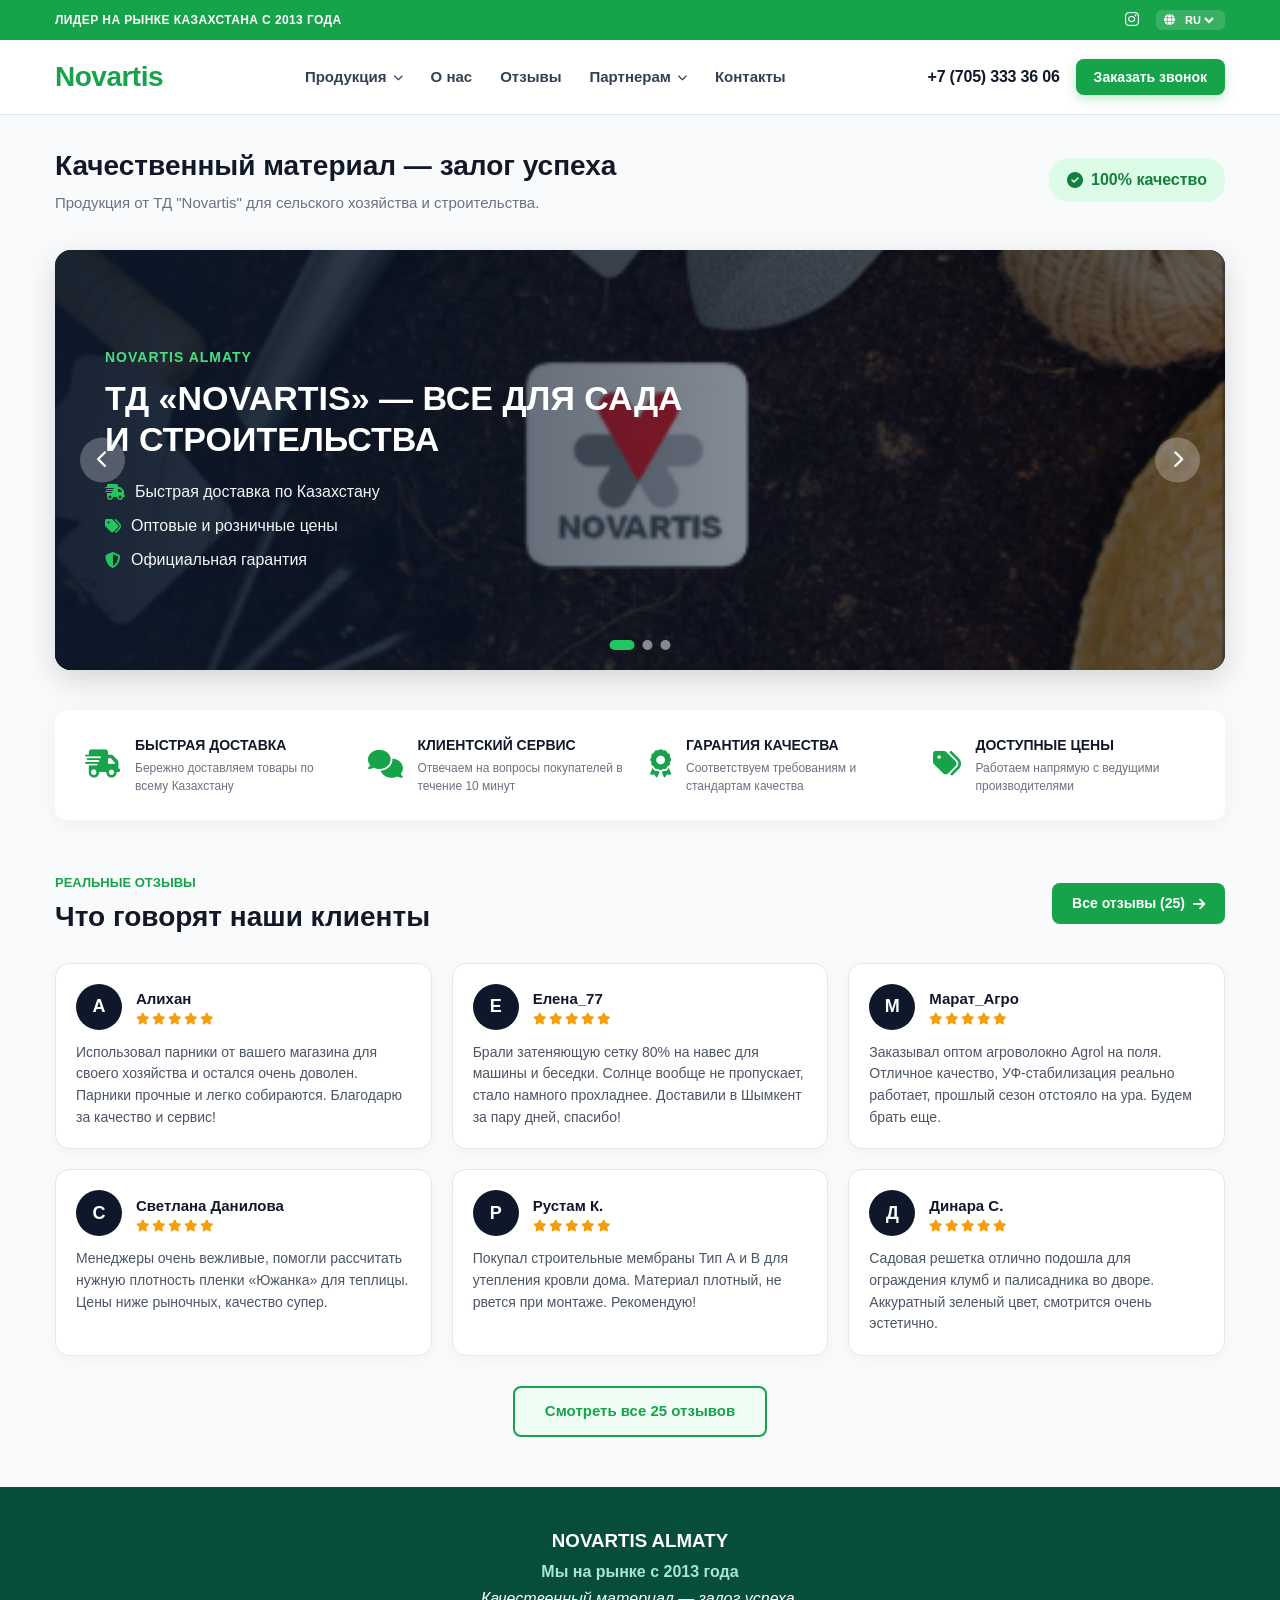
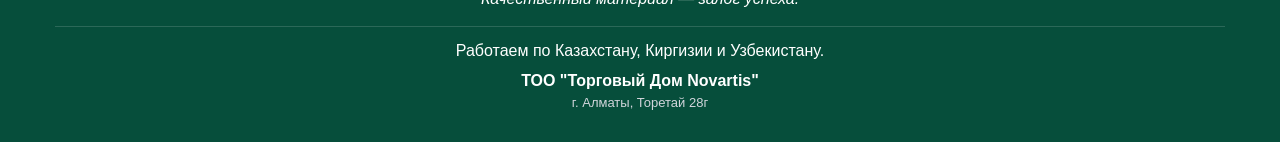
<file: index.html>
<!DOCTYPE html>
<html lang="ru">
<head>
    <meta charset="UTF-8">
    <meta name="viewport" content="width=device-width, initial-scale=1.0">
    <title>Novartis — Главная страница</title>
    <link rel="stylesheet" href="style.css">
    <link rel="stylesheet" href="https://cdnjs.cloudflare.com/ajax/libs/font-awesome/6.4.0/css/all.min.css">
    <style>
        .hero-slider-section {
            position: relative;
            max-width: 1200px;
            margin: 20px auto 40px auto;
            padding: 0 15px;
        }
        .slider-container {
            position: relative;
            border-radius: 16px;
            overflow: hidden;
            box-shadow: 0 10px 30px rgba(0,0,0,0.15);
            min-height: 420px;
            background-color: #0b192c;
        }
        .slide {
            display: none;
            width: 100%;
            height: 420px;
            background-size: cover !important;
            background-position: center !important;
            background-repeat: no-repeat !important;
            position: relative;
        }
        .slide.active { display: block; }
        .slide-overlay {
            position: absolute;
            top: 0; left: 0; width: 100%; height: 100%;
            background: linear-gradient(90deg, rgba(11, 25, 44, 0.88) 0%, rgba(11, 25, 44, 0.25) 100%);
            display: flex; align-items: center; padding: 50px; z-index: 2;
        }
        .slide-content { color: #ffffff; max-width: 600px; z-index: 3; }
        .slide-brand { font-size: 14px; font-weight: 700; color: #4ade80; letter-spacing: 1px; margin-bottom: 10px; }
        .slide-content h2 { font-size: 34px; font-weight: 900; margin-bottom: 20px; line-height: 1.2; }
        .slide-features-list { list-style: none; padding: 0; margin: 0; display: flex; flex-direction: column; gap: 10px; }
        .slide-features-list li { font-size: 16px; display: flex; align-items: center; gap: 10px; color: #f3f4f6; }
        .slide-features-list i { color: #22c55e; }
        .slider-btn {
            position: absolute; top: 50%; transform: translateY(-50%);
            width: 45px; height: 45px; border-radius: 50%;
            background: rgba(255, 255, 255, 0.25); color: #ffffff; border: none; cursor: pointer;
            display: flex; align-items: center; justify-content: center; font-size: 18px; z-index: 10;
        }
        .slider-btn:hover { background: rgba(255, 255, 255, 0.5); }
        .prev-btn { left: 25px; }
        .next-btn { right: 25px; }
        .slider-dots {
            position: absolute; bottom: 20px; left: 50%; transform: translateX(-50%);
            display: flex; gap: 8px; z-index: 10;
        }
        .slider-dots .dot {
            width: 10px; height: 10px; border-radius: 50%;
            background: rgba(255, 255, 255, 0.5); cursor: pointer; transition: all 0.3s;
        }
        .slider-dots .dot.active { background: #22c55e; width: 25px; border-radius: 5px; }
    </style>
</head>
<body>

    <div class="top-bar">
        <div class="container top-bar-container">
            <div class="top-bar-left">
                <span>ЛИДЕР НА РЫНКЕ КАЗАХСТАНА С 2013 ГОДА</span>
            </div>
            <div class="top-bar-right">
                <div class="social-icons">
                    <a href="https://instagram.com/novartis_almaty" target="_blank" class="social-icon" title="Instagram">
                        <i class="fa-brands fa-instagram"></i>
                    </a>
                </div>
                <div class="lang-select-box">
                    <i class="fa-solid fa-globe"></i>
                    <select id="langSelect">
                        <option value="ru" selected>RU</option>
                        <option value="kk">KK</option>
                        <option value="en">EN</option>
                    </select>
                </div>
            </div>
        </div>
    </div>

    <header class="site-header">
        <div class="container header-flex">
            <a href="index.html" class="logo-link">
                <span class="logo-green">Novartis</span>
            </a>

            <nav class="main-nav">
                <ul class="nav-list">
                    <li class="nav-element has-dropdown">
                        <a href="javascript:void(0);" class="nav-a">
                            <span>Продукция</span>
                            <i class="fa-solid fa-chevron-down arrow-icon"></i>
                        </a>
                        <div class="mega-box">
                            <div class="mega-grid-2col">
                                <a href="membranes.html" class="mega-card"><i class="fa-solid fa-layer-group card-ic"></i><span>Строительные мембраны</span></a>
                                <a href="agrotextile.html" class="mega-card"><i class="fa-solid fa-seedling card-ic"></i><span>Агроволокно и агроткань</span></a>
                                <a href="greenhouse-film.html" class="mega-card"><i class="fa-solid fa-warehouse card-ic"></i><span>Тепличная пленка</span></a>
                                <a href="shade-net.html" class="mega-card"><i class="fa-solid fa-border-all card-ic"></i><span>Затеняющая сетка</span></a>
                                <a href="fencing-net.html" class="mega-card"><i class="fa-solid fa-shield-cat card-ic"></i><span>Ограждающие сетки</span></a>
                            </div>
                        </div>
                    </li>
                    <li class="nav-element"><a href="about.html" class="nav-a">О нас</a></li>
                    <li class="nav-element"><a href="reviews.html" class="nav-a">Отзывы</a></li>
                    <li class="nav-element has-dropdown">
                        <a href="javascript:void(0);" class="nav-a">
                            <span>Партнерам</span>
                            <i class="fa-solid fa-chevron-down arrow-icon"></i>
                        </a>
                        <div class="dropdown-box">
                            <a href="wholesale.html" class="dropdown-item">Оптовым покупателям</a>
                        </div>
                    </li>
                    <li class="nav-element"><a href="contacts.html" class="nav-a">Контакты</a></li>
                </ul>
            </nav>

            <div class="phone-block">
                <a href="tel:+77053333606" class="phone-link">+7 (705) 333 36 06</a>
                <button type="button" class="callback-btn" id="openCallModal">Заказать звонок</button>
            </div>
        </div>
    </header>

    <section class="hero-top-info" style="padding: 30px 0 15px 0;">
        <div class="container hero-top-flex" style="display: flex; justify-content: space-between; align-items: center;">
            <div class="hero-titles">
                <h1 style="font-size: 28px; font-weight: 800; color: #111827; margin-bottom: 5px;">Качественный материал — залог успеха</h1>
                <p style="font-size: 15px; color: #6b7280;">Продукция от ТД "Novartis" для сельского хозяйства и строительства.</p>
            </div>
            <div class="hero-quality-badge" style="background-color: #dcfce7; color: #15803d; padding: 10px 18px; border-radius: 20px; font-weight: 700; display: flex; align-items: center; gap: 8px;">
                <i class="fa-solid fa-circle-check"></i>
                <span>100% качество</span>
            </div>
        </div>
    </section>

    <section class="hero-slider-section">
        <div class="slider-container">
            <div class="slide active" style="background-image: url('./slide1.jpg');">
                <div class="slide-overlay">
                    <div class="slide-content">
                        <div class="slide-brand">NOVARTIS ALMATY</div>
                        <h2>ТД «NOVARTIS» — ВСЕ ДЛЯ САДА И СТРОИТЕЛЬСТВА</h2>
                        <ul class="slide-features-list">
                            <li><i class="fa-solid fa-truck-fast"></i> Быстрая доставка по Казахстану</li>
                            <li><i class="fa-solid fa-tags"></i> Оптовые и розничные цены</li>
                            <li><i class="fa-solid fa-shield-halved"></i> Официальная гарантия</li>
                        </ul>
                    </div>
                </div>
            </div>
            <div class="slide" style="background-image: url('./slide2.jpg');">
                <div class="slide-overlay">
                    <div class="slide-content">
                        <div class="slide-brand">NOVARTIS ALMATY</div>
                        <h2>АГРОВОЛОКНО И УКРЫВНЫЕ МАТЕРИАЛЫ</h2>
                        <ul class="slide-features-list">
                            <li><i class="fa-solid fa-seedling"></i> Защита урожая от заморозков</li>
                            <li><i class="fa-solid fa-sun"></i> Устойчивость к ультрафиолету</li>
                            <li><i class="fa-solid fa-check"></i> Экологически чистый материал</li>
                        </ul>
                    </div>
                </div>
            </div>
            <div class="slide" style="background-image: url('./slide3.jpg');">
                <div class="slide-overlay">
                    <div class="slide-content">
                        <div class="slide-brand">NOVARTIS ALMATY</div>
                        <h2>ТЕПЛИЧНЫЕ КОМПЛЕКСЫ И ПЛЕНКИ</h2>
                        <ul class="slide-features-list">
                            <li><i class="fa-solid fa-warehouse"></i> Долговечность и прочность</li>
                            <li><i class="fa-solid fa-temperature-arrow-up"></i> Стабильный микроклимат</li>
                            <li><i class="fa-solid fa-shield"></i> Надежная защита в любой сезон</li>
                        </ul>
                    </div>
                </div>
            </div>
            <button class="slider-btn prev-btn" id="prevSlide"><i class="fa-solid fa-chevron-left"></i></button>
            <button class="slider-btn next-btn" id="nextSlide"><i class="fa-solid fa-chevron-right"></i></button>
            <div class="slider-dots">
                <span class="dot active" data-index="0"></span>
                <span class="dot" data-index="1"></span>
                <span class="dot" data-index="2"></span>
            </div>
        </div>
    </section>

    <section class="features-bar-section" style="margin: 30px auto; max-width: 1200px; padding: 0 15px;">
        <div style="background-color: #ffffff; padding: 25px 30px; box-shadow: 0 4px 20px rgba(0,0,0,0.05); border-radius: 12px; display: grid; grid-template-columns: repeat(auto-fit, minmax(220px, 1fr)); gap: 20px;">
            <div style="display: flex; align-items: center; gap: 15px;">
                <div style="font-size: 28px; color: #16a34a;"><i class="fa-solid fa-truck-fast"></i></div>
                <div>
                    <h4 style="font-size: 14px; font-weight: 800; color: #111827; margin-bottom: 3px;">БЫСТРАЯ ДОСТАВКА</h4>
                    <p style="font-size: 12px; color: #6b7280; margin: 0;">Бережно доставляем товары по всему Казахстану</p>
                </div>
            </div>
            <div style="display: flex; align-items: center; gap: 15px;">
                <div style="font-size: 28px; color: #16a34a;"><i class="fa-solid fa-comments"></i></div>
                <div>
                    <h4 style="font-size: 14px; font-weight: 800; color: #111827; margin-bottom: 3px;">КЛИЕНТСКИЙ СЕРВИС</h4>
                    <p style="font-size: 12px; color: #6b7280; margin: 0;">Отвечаем на вопросы покупателей в течение 10 минут</p>
                </div>
            </div>
            <div style="display: flex; align-items: center; gap: 15px;">
                <div style="font-size: 28px; color: #16a34a;"><i class="fa-solid fa-award"></i></div>
                <div>
                    <h4 style="font-size: 14px; font-weight: 800; color: #111827; margin-bottom: 3px;">ГАРАНТИЯ КАЧЕСТВА</h4>
                    <p style="font-size: 12px; color: #6b7280; margin: 0;">Соответствуем требованиям и стандартам качества</p>
                </div>
            </div>
            <div style="display: flex; align-items: center; gap: 15px;">
                <div style="font-size: 28px; color: #16a34a;"><i class="fa-solid fa-tags"></i></div>
                <div>
                    <h4 style="font-size: 14px; font-weight: 800; color: #111827; margin-bottom: 3px;">ДОСТУПНЫЕ ЦЕНЫ</h4>
                    <p style="font-size: 12px; color: #6b7280; margin: 0;">Работаем напрямую с ведущими производителями</p>
                </div>
            </div>
        </div>
    </section>

    <!-- БЛОК ОТЗЫВОВ НА ГЛАВНОЙ (6 ОТЗЫВОВ) -->
    <section class="home-reviews-section" style="max-width: 1200px; margin: 50px auto; padding: 0 15px;">
        <div style="display: flex; justify-content: space-between; align-items: center; margin-bottom: 25px; flex-wrap: wrap; gap: 15px;">
            <div>
                <span style="color: #16a34a; font-size: 13px; font-weight: 800; text-transform: uppercase;">РЕАЛЬНЫЕ ОТЗЫВЫ</span>
                <h2 style="font-size: 28px; color: #111827; font-weight: 900; margin-top: 2px;">Что говорят наши клиенты</h2>
            </div>
            <a href="reviews.html" class="all-reviews-btn" style="background: #16a34a; color: #fff; padding: 10px 20px; border-radius: 8px; text-decoration: none; font-weight: 700; font-size: 14px; display: inline-flex; align-items: center; gap: 8px; transition: background 0.2s;">
                Все отзывы (25) <i class="fa-solid fa-arrow-right"></i>
            </a>
        </div>

        <div class="reviews-grid" style="display: grid; grid-template-columns: repeat(auto-fit, minmax(320px, 1fr)); gap: 20px;">
            <div class="review-card">
                <div class="review-header">
                    <div class="review-avatar">А</div>
                    <div class="review-meta">
                        <div class="review-author">Алихан</div>
                        <div class="review-stars"><i class="fa-solid fa-star"></i><i class="fa-solid fa-star"></i><i class="fa-solid fa-star"></i><i class="fa-solid fa-star"></i><i class="fa-solid fa-star"></i></div>
                    </div>
                </div>
                <p class="review-text">Использовал парники от вашего магазина для своего хозяйства и остался очень доволен. Парники прочные и легко собираются. Благодарю за качество и сервис!</p>
            </div>

            <div class="review-card">
                <div class="review-header">
                    <div class="review-avatar">Е</div>
                    <div class="review-meta">
                        <div class="review-author">Елена_77</div>
                        <div class="review-stars"><i class="fa-solid fa-star"></i><i class="fa-solid fa-star"></i><i class="fa-solid fa-star"></i><i class="fa-solid fa-star"></i><i class="fa-solid fa-star"></i></div>
                    </div>
                </div>
                <p class="review-text">Брали затеняющую сетку 80% на навес для машины и беседки. Солнце вообще не пропускает, стало намного прохладнее. Доставили в Шымкент за пару дней, спасибо!</p>
            </div>

            <div class="review-card">
                <div class="review-header">
                    <div class="review-avatar">М</div>
                    <div class="review-meta">
                        <div class="review-author">Марат_Агро</div>
                        <div class="review-stars"><i class="fa-solid fa-star"></i><i class="fa-solid fa-star"></i><i class="fa-solid fa-star"></i><i class="fa-solid fa-star"></i><i class="fa-solid fa-star"></i></div>
                    </div>
                </div>
                <p class="review-text">Заказывал оптом агроволокно Agrol на поля. Отличное качество, УФ-стабилизация реально работает, прошлый сезон отстояло на ура. Будем брать еще.</p>
            </div>

            <div class="review-card">
                <div class="review-header">
                    <div class="review-avatar">С</div>
                    <div class="review-meta">
                        <div class="review-author">Светлана Данилова</div>
                        <div class="review-stars"><i class="fa-solid fa-star"></i><i class="fa-solid fa-star"></i><i class="fa-solid fa-star"></i><i class="fa-solid fa-star"></i><i class="fa-solid fa-star"></i></div>
                    </div>
                </div>
                <p class="review-text">Менеджеры очень вежливые, помогли рассчитать нужную плотность пленки «Южанка» для теплицы. Цены ниже рыночных, качество супер.</p>
            </div>

            <div class="review-card">
                <div class="review-header">
                    <div class="review-avatar">Р</div>
                    <div class="review-meta">
                        <div class="review-author">Рустам К.</div>
                        <div class="review-stars"><i class="fa-solid fa-star"></i><i class="fa-solid fa-star"></i><i class="fa-solid fa-star"></i><i class="fa-solid fa-star"></i><i class="fa-solid fa-star"></i></div>
                    </div>
                </div>
                <p class="review-text">Покупал строительные мембраны Тип А и В для утепления кровли дома. Материал плотный, не рвется при монтаже. Рекомендую!</p>
            </div>

            <div class="review-card">
                <div class="review-header">
                    <div class="review-avatar">Д</div>
                    <div class="review-meta">
                        <div class="review-author">Динара С.</div>
                        <div class="review-stars"><i class="fa-solid fa-star"></i><i class="fa-solid fa-star"></i><i class="fa-solid fa-star"></i><i class="fa-solid fa-star"></i><i class="fa-solid fa-star"></i></div>
                    </div>
                </div>
                <p class="review-text">Садовая решетка отлично подошла для ограждения клумб и палисадника во дворе. Аккуратный зеленый цвет, смотрится очень эстетично.</p>
            </div>
        </div>

        <div style="text-align: center; margin-top: 30px;">
            <a href="reviews.html" style="background: #f0fdf4; color: #16a34a; border: 2px solid #16a34a; padding: 12px 30px; border-radius: 8px; text-decoration: none; font-weight: 800; font-size: 15px; display: inline-block; transition: all 0.2s;">
                Смотреть все 25 отзывов
            </a>
        </div>
    </section>

    <footer class="footer" style="background-color: #064e3b; color: #ffffff; padding: 40px 0 30px 0; text-align: center; margin-top: 50px;">
        <div class="container" style="display: flex; flex-direction: column; gap: 15px;">
            <div>
                <h3 style="margin-bottom: 5px;">NOVARTIS ALMATY</h3>
                <p style="color: #a8e6cf; font-weight: 600;">Мы на рынке с 2013 года</p>
                <p style="font-style: italic; margin-top: 3px;">Качественный материал — залог успеха.</p>
            </div>
            <div style="border-top: 1px solid rgba(255,255,255,0.15); padding-top: 12px;">
                <p>Работаем по Казахстану, Киргизии и Узбекистану.</p>
                <p style="margin-top: 6px; font-weight: 600; color: #ffffff;">ТОО "Торговый Дом Novartis"</p>
                <p style="color: #d1d5db; font-size: 13px;">г. Алматы, Торетай 28г</p>
            </div>
        </div>
    </footer>

    <div class="modal-backdrop" id="callModal" style="display:none; position:fixed; top:0; left:0; width:100%; height:100%; background:rgba(0,0,0,0.5); align-items:center; justify-content:center; z-index:10000;">
        <div class="modal-card" style="background:#fff; padding:30px; border-radius:12px; position:relative; max-width:400px; width:90%;">
            <button type="button" class="modal-close" id="closeCallModal" style="position:absolute; top:10px; right:15px; background:none; border:none; font-size:24px; cursor:pointer;">&times;</button>
            <h3 style="margin-bottom:10px;">Связаться с нами</h3>
            <p style="margin-bottom:20px; color:#6b7280; font-size:14px;">Выберите удобный способ связи с отделом продаж Novartis:</p>
            <div style="display:flex; flex-direction:column; gap:10px;">
                <a href="tel:+77053333606" style="background:#16a34a; color:#fff; padding:12px; border-radius:8px; text-align:center; text-decoration:none; font-weight:700;"><i class="fa-solid fa-phone"></i> Позвонить</a>
                <a href="https://wa.me/77053333606" target="_blank" style="background:#25d366; color:#fff; padding:12px; border-radius:8px; text-align:center; text-decoration:none; font-weight:700;"><i class="fa-brands fa-whatsapp"></i> Написать в WhatsApp</a>
            </div>
        </div>
    </div>

    <script>
        const slides = document.querySelectorAll('.slide');
        const dots = document.querySelectorAll('.dot');
        const nextBtn = document.getElementById('nextSlide');
        const prevBtn = document.getElementById('prevSlide');
        let currentSlide = 0;
        let slideTimer;

        function showSlide(index) {
            slides.forEach(slide => slide.classList.remove('active'));
            dots.forEach(dot => dot.classList.remove('active'));
            if (index >= slides.length) currentSlide = 0;
            if (index < 0) currentSlide = slides.length - 1;
            slides[currentSlide].classList.add('active');
            dots[currentSlide].classList.add('active');
        }
        function nextSlide() { currentSlide++; showSlide(currentSlide); }
        function prevSlide() { currentSlide--; showSlide(currentSlide); }
        function startAutoSlide() { slideTimer = setInterval(nextSlide, 4000); }
        function resetAutoSlide() { clearInterval(slideTimer); startAutoSlide(); }

        if (nextBtn && prevBtn) {
            nextBtn.addEventListener('click', () => { nextSlide(); resetAutoSlide(); });
            prevBtn.addEventListener('click', () => { prevSlide(); resetAutoSlide(); });
            dots.forEach((dot, idx) => {
                dot.addEventListener('click', () => { currentSlide = idx; showSlide(currentSlide); resetAutoSlide(); });
            });
            startAutoSlide();
        }

        const callModal = document.getElementById('callModal');
        const openCallModalBtn = document.getElementById('openCallModal');
        const closeCallModalBtn = document.getElementById('closeCallModal');
        if (openCallModalBtn) openCallModalBtn.addEventListener('click', () => callModal.style.display = 'flex');
        if (closeCallModalBtn) closeCallModalBtn.addEventListener('click', () => callModal.style.display = 'none');
        window.addEventListener('click', (e) => { if (e.target === callModal) callModal.style.display = 'none'; });

        document.addEventListener('DOMContentLoaded', function () {
            const dropdowns = document.querySelectorAll('.has-dropdown');

            function positionMobileBox(box) {
                const header = document.querySelector('.site-header');
                if (window.innerWidth <= 768 && header && box) {
                    const rect = header.getBoundingClientRect();
                    box.style.top = `${Math.max(0, Math.round(rect.bottom + 4))}px`;
                }
            }

            function closeAllDropdowns() {
                document.querySelectorAll('.mega-box, .dropdown-box').forEach(box => {
                    box.style.display = 'none';
                });
            }

            dropdowns.forEach(dropdown => {
                const link = dropdown.querySelector('.nav-a');
                const box = dropdown.querySelector('.mega-box') || dropdown.querySelector('.dropdown-box');
                if (link && box) {
                    link.addEventListener('click', function (e) {
                        if (window.innerWidth <= 1024) {
                            e.preventDefault();
                            e.stopPropagation();
                            const isOpen = box.style.display === 'block';
                            closeAllDropdowns();
                            if (!isOpen) {
                                positionMobileBox(box);
                                box.style.display = 'block';
                            }
                        }
                    });
                }
            });

            document.addEventListener('click', function (e) {
                if (window.innerWidth <= 1024 && !e.target.closest('.has-dropdown')) {
                    closeAllDropdowns();
                }
            });

            window.addEventListener('scroll', function () {
                if (window.innerWidth <= 768) {
                    document.querySelectorAll('.mega-box, .dropdown-box').forEach(box => {
                        if (box.style.display === 'block') {
                            positionMobileBox(box);
                        }
                    });
                }
            }, { passive: true });
        });
    </script>
    <script>
document.addEventListener('DOMContentLoaded', function () {
    const dropdowns = document.querySelectorAll('.has-dropdown');
    const header = document.querySelector('.site-header');

    function updateMenuTop(box) {
        if (window.innerWidth <= 768 && header && box) {
            const bottom = Math.round(header.getBoundingClientRect().bottom);
            box.style.top = (bottom + 6) + 'px';
            box.style.maxHeight = 'calc(100vh - ' + (bottom + 18) + 'px)';
        } else if (box) {
            box.style.top = '';
            box.style.maxHeight = '';
        }
    }

    function closeMenus(exceptBox) {
        document.querySelectorAll('.mega-box, .dropdown-box').forEach(box => {
            if (box !== exceptBox) {
                box.classList.remove('mobile-open');
                box.style.display = '';
            }
        });
    }

    dropdowns.forEach(item => {
        const trigger = item.querySelector('.nav-a');
        const menuBox = item.querySelector('.mega-box, .dropdown-box');
        if (!trigger || !menuBox) return;

        trigger.addEventListener('click', function (e) {
            if (window.innerWidth <= 1024) {
                e.preventDefault();
                e.stopPropagation();
                const willOpen = !menuBox.classList.contains('mobile-open');
                closeMenus(menuBox);
                if (willOpen) {
                    updateMenuTop(menuBox);
                    menuBox.classList.add('mobile-open');
                    menuBox.style.display = 'block';
                } else {
                    menuBox.classList.remove('mobile-open');
                    menuBox.style.display = '';
                }
            }
        });
    });

    document.addEventListener('click', function (e) {
        if (!e.target.closest('.has-dropdown')) {
            closeMenus(null);
        }
    });

    window.addEventListener('resize', function () {
        document.querySelectorAll('.mega-box.mobile-open, .dropdown-box.mobile-open').forEach(updateMenuTop);
    });
});
</script>
</body>
<script>
document.addEventListener('DOMContentLoaded', function () {
    const dropdowns = document.querySelectorAll('.has-dropdown');
    const header = document.querySelector('.site-header');

    function updateMenuTop(box) {
        if (window.innerWidth <= 768 && header && box) {
            const bottom = Math.round(header.getBoundingClientRect().bottom);
            box.style.top = (bottom + 6) + 'px';
            box.style.maxHeight = 'calc(100vh - ' + (bottom + 18) + 'px)';
        } else if (box) {
            box.style.top = '';
            box.style.maxHeight = '';
        }
    }

    function closeMenus(exceptBox) {
        document.querySelectorAll('.mega-box, .dropdown-box').forEach(box => {
            if (box !== exceptBox) {
                box.classList.remove('mobile-open');
                box.style.display = '';
            }
        });
    }

    dropdowns.forEach(item => {
        const trigger = item.querySelector('.nav-a');
        const menuBox = item.querySelector('.mega-box, .dropdown-box');
        if (!trigger || !menuBox) return;

        trigger.addEventListener('click', function (e) {
            if (window.innerWidth <= 1024) {
                e.preventDefault();
                e.stopPropagation();
                const willOpen = !menuBox.classList.contains('mobile-open');
                closeMenus(menuBox);
                if (willOpen) {
                    updateMenuTop(menuBox);
                    menuBox.classList.add('mobile-open');
                    menuBox.style.display = 'block';
                } else {
                    menuBox.classList.remove('mobile-open');
                    menuBox.style.display = '';
                }
            }
        });
    });

    document.addEventListener('click', function (e) {
        if (!e.target.closest('.has-dropdown')) {
            closeMenus(null);
        }
    });

    window.addEventListener('resize', function () {
        document.querySelectorAll('.mega-box.mobile-open, .dropdown-box.mobile-open').forEach(updateMenuTop);
    });
});
</script>
</html>
</file>
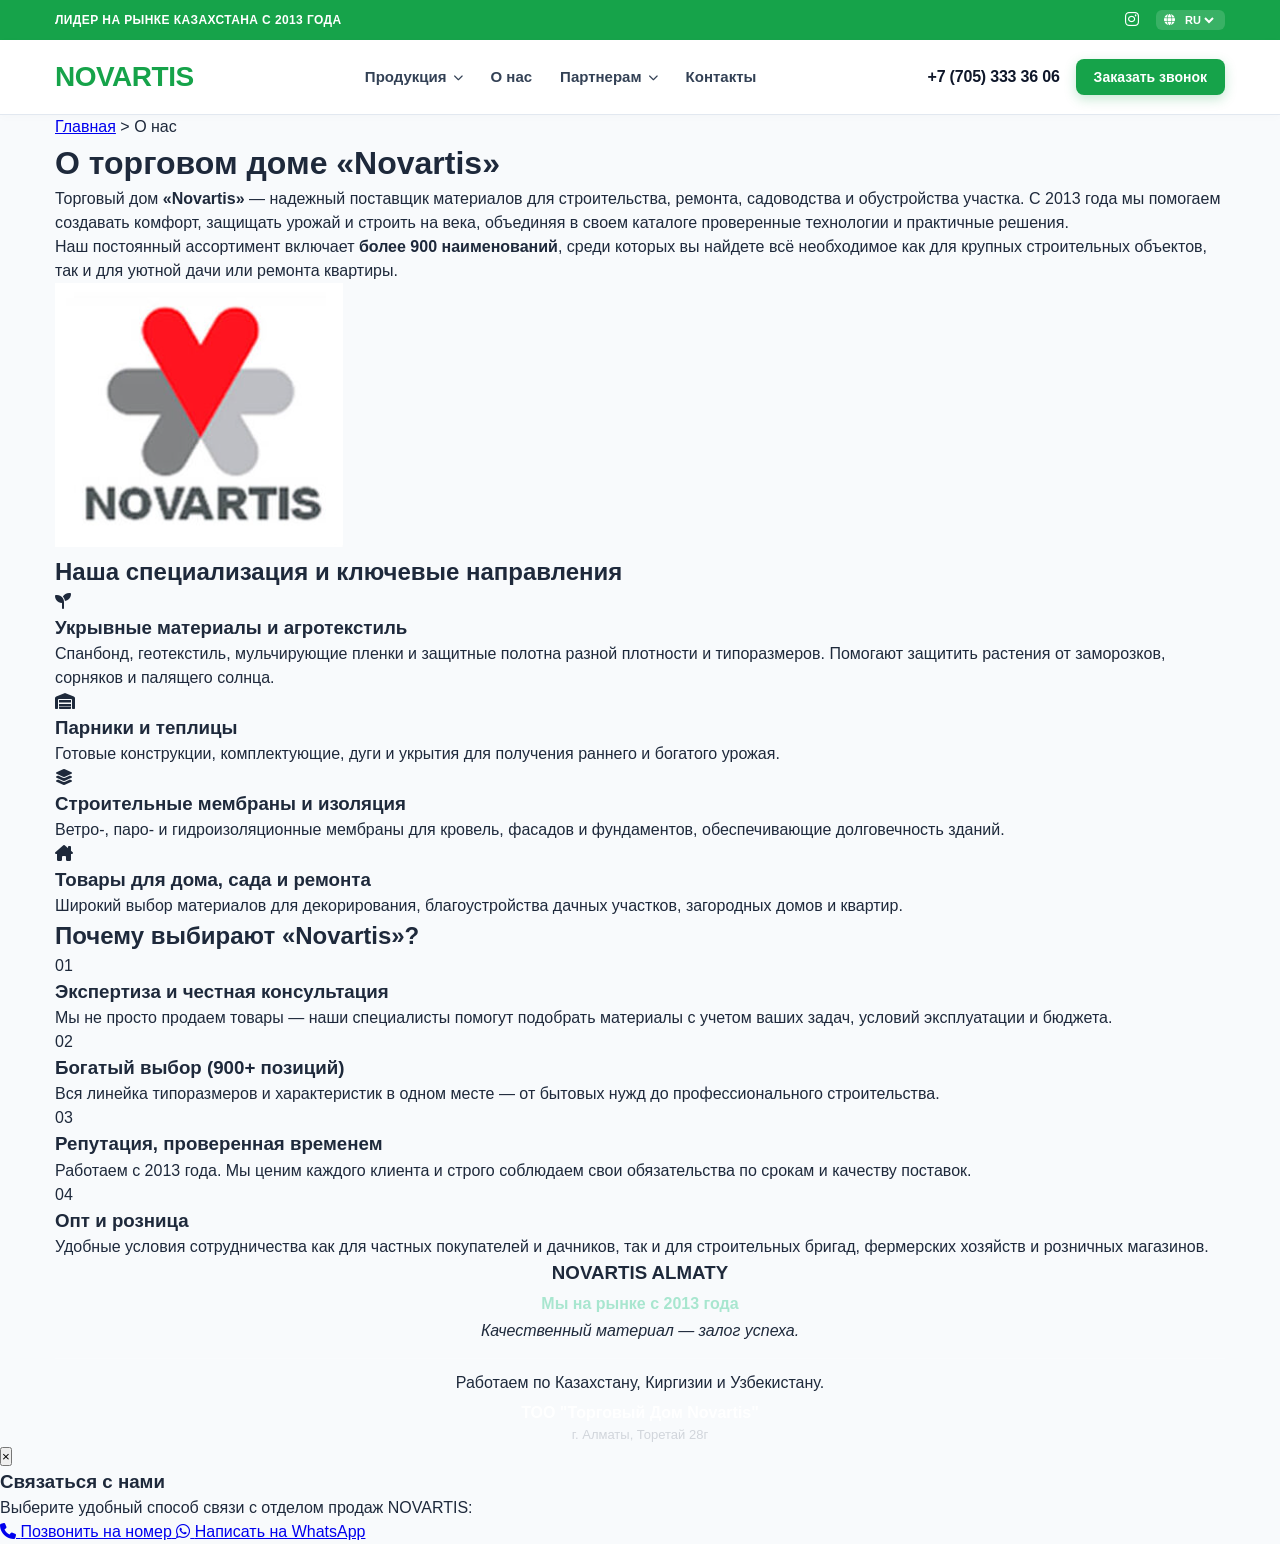
<file: about.html>
<!DOCTYPE html>
<html lang="ru">
<head>
    <meta charset="UTF-8">
    <meta name="viewport" content="width=device-width, initial-scale=1.0">
    <title>О нас — NOVARTIS</title>
    <link rel="stylesheet" href="style.css">
    <link rel="stylesheet" href="https://cdnjs.cloudflare.com/ajax/libs/font-awesome/6.4.0/css/all.min.css">
</head>
<body>

    <!-- Верхняя полоса -->
    <div class="top-bar">
        <div class="container top-bar-container">
            <div class="top-bar-left">
                <span>ЛИДЕР НА РЫНКЕ КАЗАХСТАНА С 2013 ГОДА</span>
            </div>
            <div class="top-bar-right">
                <div class="social-icons">
                    <a href="https://instagram.com/novartis_almaty" target="_blank" class="social-icon" title="Instagram">
                        <i class="fa-brands fa-instagram"></i>
                    </a>
                </div>
                <div class="lang-select-box">
                    <i class="fa-solid fa-globe"></i>
                    <select id="langSelect">
                        <option value="ru" selected>RU</option>
                        <option value="kk">KK</option>
                        <option value="en">EN</option>
                    </select>
                </div>
            </div>
        </div>
    </div>

    <!-- Основная шапка сайта -->
    <header class="site-header">
        <div class="container header-flex">
            <a href="index.html" class="logo-link">
                <span class="logo-green">NOVARTIS</span>
            </a>

            <nav class="main-nav">
                <ul class="nav-list">
                    <li class="nav-element has-dropdown">
                        <a href="index.html#catalog" class="nav-a">
                            <span>Продукция</span>
                            <i class="fa-solid fa-chevron-down arrow-icon"></i>
                        </a>
                        <div class="mega-box">
                            <div class="mega-grid-2col">
                                <a href="index.html#catalog" class="mega-card">
                                    <i class="fa-solid fa-layer-group card-ic"></i>
                                    <span>Строительные мембраны</span>
                                </a>
                                <a href="index.html#catalog" class="mega-card">
                                    <i class="fa-solid fa-seedling card-ic"></i>
                                    <span>Агроволокно и агроткань</span>
                                </a>
                                <a href="index.html#catalog" class="mega-card">
                                    <i class="fa-solid fa-warehouse card-ic"></i>
                                    <span>Тепличная пленка</span>
                                </a>
                                <a href="index.html#catalog" class="mega-card">
                                    <i class="fa-solid fa-border-all card-ic"></i>
                                    <span>Затеняющая сетка</span>
                                </a>
                                <a href="index.html#catalog" class="mega-card">
                                    <i class="fa-solid fa-shield-cat card-ic"></i>
                                    <span>Ограждающие сетки</span>
                                </a>
                                <a href="index.html#catalog" class="mega-card">
                                    <i class="fa-solid fa-box-archive card-ic"></i>
                                    <span>Полиэтиленовая пленка</span>
                                </a>
                            </div>
                        </div>
                    </li>

                    <li class="nav-element">
                        <a href="about.html" class="nav-a active-link">О нас</a>
                    </li>

                    <li class="nav-element has-dropdown">
                        <a href="#" class="nav-a">
                            <span>Партнерам</span>
                            <i class="fa-solid fa-chevron-down arrow-icon"></i>
                        </a>
                        <div class="dropdown-box">
                            <a href="wholesale.html" class="dropdown-item">Оптовым покупателям</a>
                        </div>
                    </li>

                    <li class="nav-element">
                        <a href="contacts.html" class="nav-a">Контакты</a>
                    </li>
                </ul>
            </nav>

            <div class="phone-block">
                <a href="tel:+77053333606" class="phone-link">+7 (705) 333 36 06</a>
                <button type="button" class="callback-btn" id="openCallModal">Заказать звонок</button>
            </div>
        </div>
    </header>

    <!-- СЕКЦИЯ "О НАС" -->
    <main class="about-page">
        <div class="container">
            
            <!-- Хлебные крошки -->
            <nav class="breadcrumbs">
                <a href="index.html">Главная</a> &gt; <span>О нас</span>
            </nav>

            <!-- ДВУХКОЛОНОЧНЫЙ БЛОК: ТЕКСТ СЛЕВА, ЛОГОТИП СПРАВА -->
            <div class="about-hero-grid">
                <div class="about-hero-text">
                    <h1 class="about-main-title">О торговом доме «Novartis»</h1>
                    <div class="about-intro-box">
                        <p>Торговый дом <strong>«Novartis»</strong> — надежный поставщик материалов для строительства, ремонта, садоводства и обустройства участка. С 2013 года мы помогаем создавать комфорт, защищать урожай и строить на века, объединяя в своем каталоге проверенные технологии и практичные решения.</p>
                        <p>Наш постоянный ассортимент включает <strong>более 900 наименований</strong>, среди которых вы найдете всё необходимое как для крупных строительных объектов, так и для уютной дачи или ремонта квартиры.</p>
                    </div>
                </div>
                
                <div class="about-hero-image">
                    <img src="about-logo.png" alt="NOVARTIS Logo" class="about-logo-img">
                </div>
            </div>

            <!-- Направления -->
            <section class="about-block-section">
                <h2 class="about-section-title">Наша специализация и ключевые направления</h2>
                
                <div class="about-cards-grid">
                    <div class="about-card">
                        <div class="about-card-icon"><i class="fa-solid fa-seedling"></i></div>
                        <h3>Укрывные материалы и агротекстиль</h3>
                        <p>Спанбонд, геотекстиль, мульчирующие пленки и защитные полотна разной плотности и типоразмеров. Помогают защитить растения от заморозков, сорняков и палящего солнца.</p>
                    </div>

                    <div class="about-card">
                        <div class="about-card-icon"><i class="fa-solid fa-warehouse"></i></div>
                        <h3>Парники и теплицы</h3>
                        <p>Готовые конструкции, комплектующие, дуги и укрытия для получения раннего и богатого урожая.</p>
                    </div>

                    <div class="about-card">
                        <div class="about-card-icon"><i class="fa-solid fa-layer-group"></i></div>
                        <h3>Строительные мембраны и изоляция</h3>
                        <p>Ветро-, паро- и гидроизоляционные мембраны для кровель, фасадов и фундаментов, обеспечивающие долговечность зданий.</p>
                    </div>

                    <div class="about-card">
                        <div class="about-card-icon"><i class="fa-solid fa-house-chimney"></i></div>
                        <h3>Товары для дома, сада и ремонта</h3>
                        <p>Широкий выбор материалов для декорирования, благоустройства дачных участков, загородных домов и квартир.</p>
                    </div>
                </div>
            </section>

            <!-- Почему выбирают нас -->
            <section class="about-block-section">
                <h2 class="about-section-title">Почему выбирают «Novartis»?</h2>
                
                <div class="why-grid">
                    <div class="why-item">
                        <div class="why-number">01</div>
                        <div class="why-content">
                            <h3>Экспертиза и честная консультация</h3>
                            <p>Мы не просто продаем товары — наши специалисты помогут подобрать материалы с учетом ваших задач, условий эксплуатации и бюджета.</p>
                        </div>
                    </div>

                    <div class="why-item">
                        <div class="why-number">02</div>
                        <div class="why-content">
                            <h3>Богатый выбор (900+ позиций)</h3>
                            <p>Вся линейка типоразмеров и характеристик в одном месте — от бытовых нужд до профессионального строительства.</p>
                        </div>
                    </div>

                    <div class="why-item">
                        <div class="why-number">03</div>
                        <div class="why-content">
                            <h3>Репутация, проверенная временем</h3>
                            <p>Работаем с 2013 года. Мы ценим каждого клиента и строго соблюдаем свои обязательства по срокам и качеству поставок.</p>
                        </div>
                    </div>

                    <div class="why-item">
                        <div class="why-number">04</div>
                        <div class="why-content">
                            <h3>Опт и розница</h3>
                            <p>Удобные условия сотрудничества как для частных покупателей и дачников, так и для строительных бригад, фермерских хозяйств и розничных магазинов.</p>
                        </div>
                    </div>
                </div>
            </section>

        </div>
    </main>

    <!-- Подвал сайта -->
    <footer class="footer">
        <div class="container footer-content" style="display: flex; flex-direction: column; gap: 15px; text-align: center;">
            <div class="footer-info">
                <h3 style="margin-bottom: 5px;">NOVARTIS ALMATY</h3>
                <p style="color: #a8e6cf; font-weight: 600;">Мы на рынке с 2013 года</p>
                <p style="font-style: italic; margin-top: 3px;">Качественный материал — залог успеха.</p>
            </div>
            <div class="footer-location" style="border-top: 1px solid rgba(255,255,255,0.15); padding-top: 12px;">
                <p>Работаем по Казахстану, Киргизии и Узбекистану.</p>
                <p style="margin-top: 6px; font-weight: 600; color: #ffffff;">ТОО "Торговый Дом Novartis"</p>
                <p style="color: #d1d5db; font-size: 13px;">г. Алматы, Торетай 28г</p>
            </div>
        </div>
    </footer>

    <!-- Модалка заказа звонка -->
    <div class="modal-backdrop" id="callModal">
        <div class="modal-card">
            <button type="button" class="modal-close" id="closeCallModal">&times;</button>
            <h3>Связаться с нами</h3>
            <p>Выберите удобный способ связи с отделом продаж NOVARTIS:</p>
            <div class="modal-actions">
                <a href="tel:+77053333606" class="modal-btn btn-phone">
                    <i class="fa-solid fa-phone"></i> <span>Позвонить на номер</span>
                </a>
                <a href="https://wa.me/77053333606" target="_blank" class="modal-btn btn-wa">
                    <i class="fa-brands fa-whatsapp"></i> <span>Написать на WhatsApp</span>
                </a>
            </div>
        </div>
    </div>

    <script>
        const callModal = document.getElementById('callModal');
        const openCallModalBtn = document.getElementById('openCallModal');
        const closeCallModalBtn = document.getElementById('closeCallModal');

        if (openCallModalBtn) openCallModalBtn.addEventListener('click', () => callModal.classList.add('active'));
        if (closeCallModalBtn) closeCallModalBtn.addEventListener('click', () => callModal.classList.remove('active'));
        if (callModal) {
            callModal.addEventListener('click', (e) => {
                if (e.target === callModal) callModal.classList.remove('active');
            });
        }
    </script>
</body>
</html>
</file>
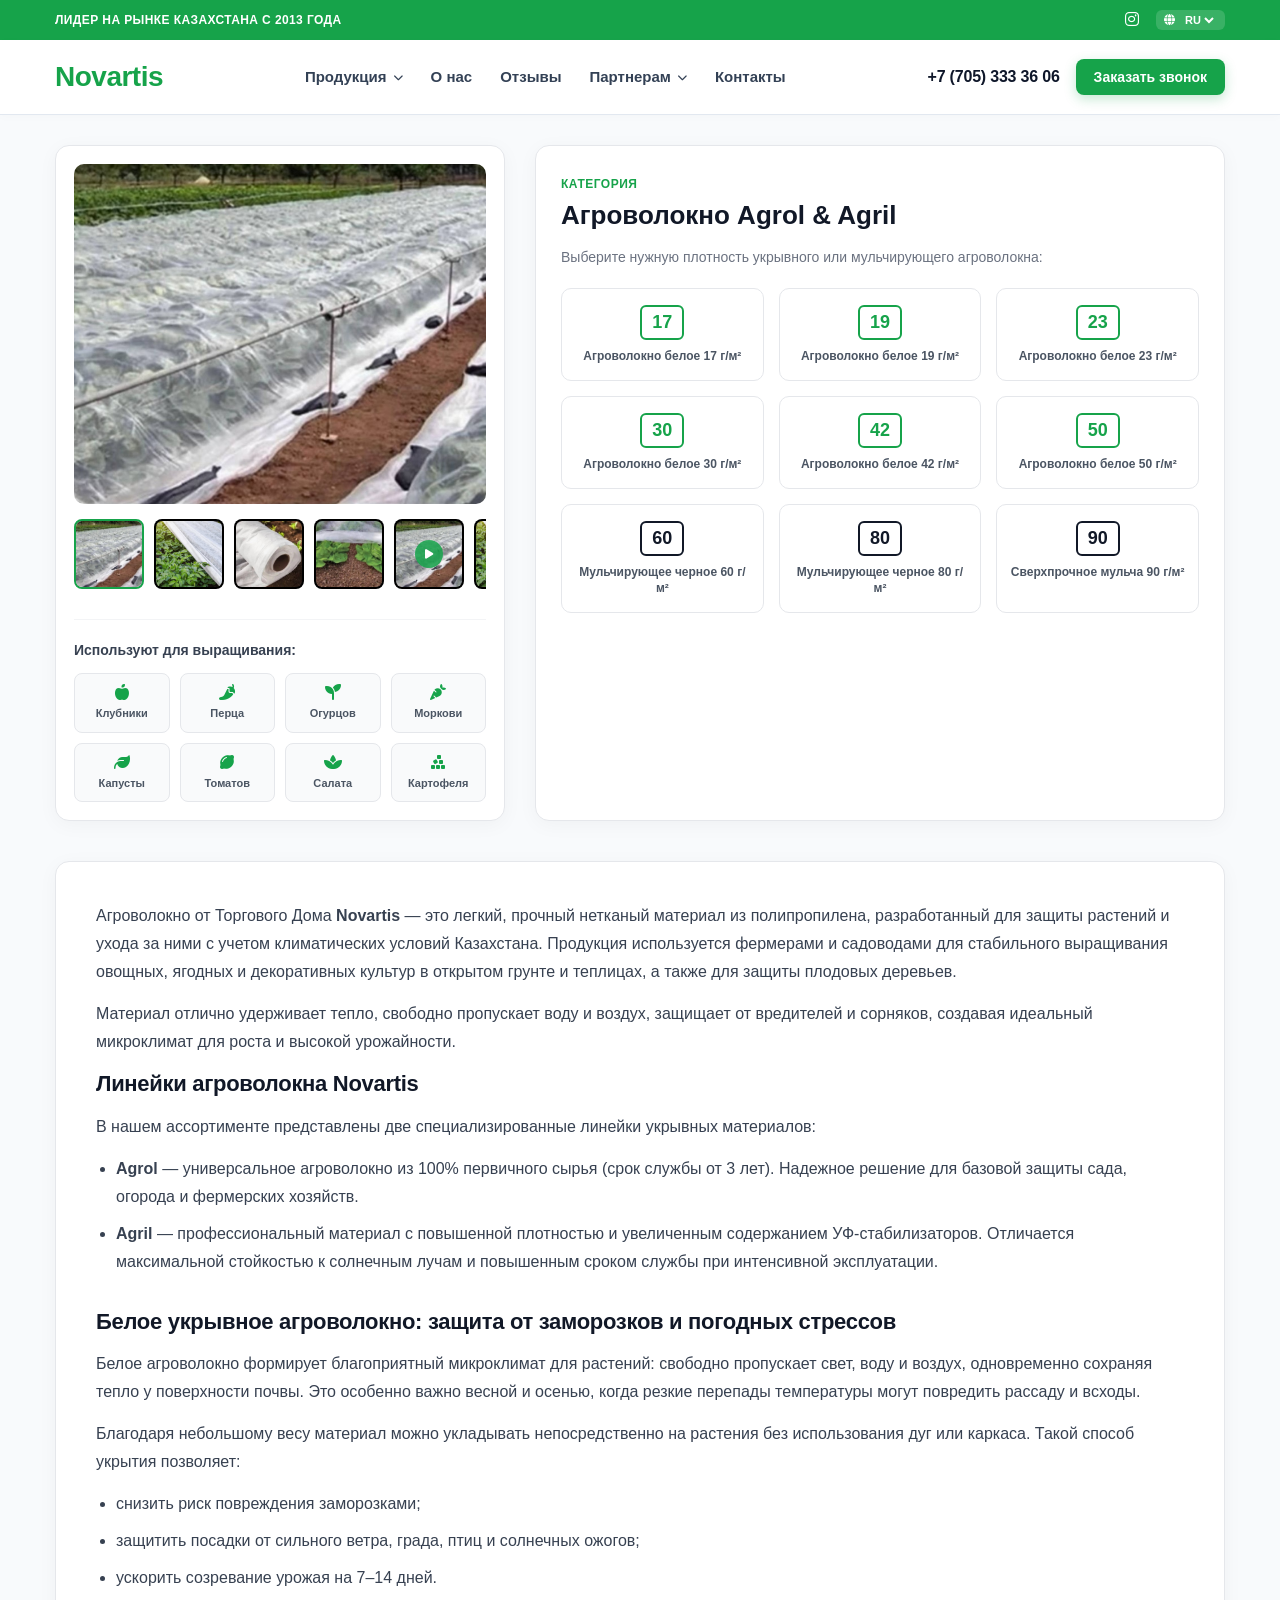
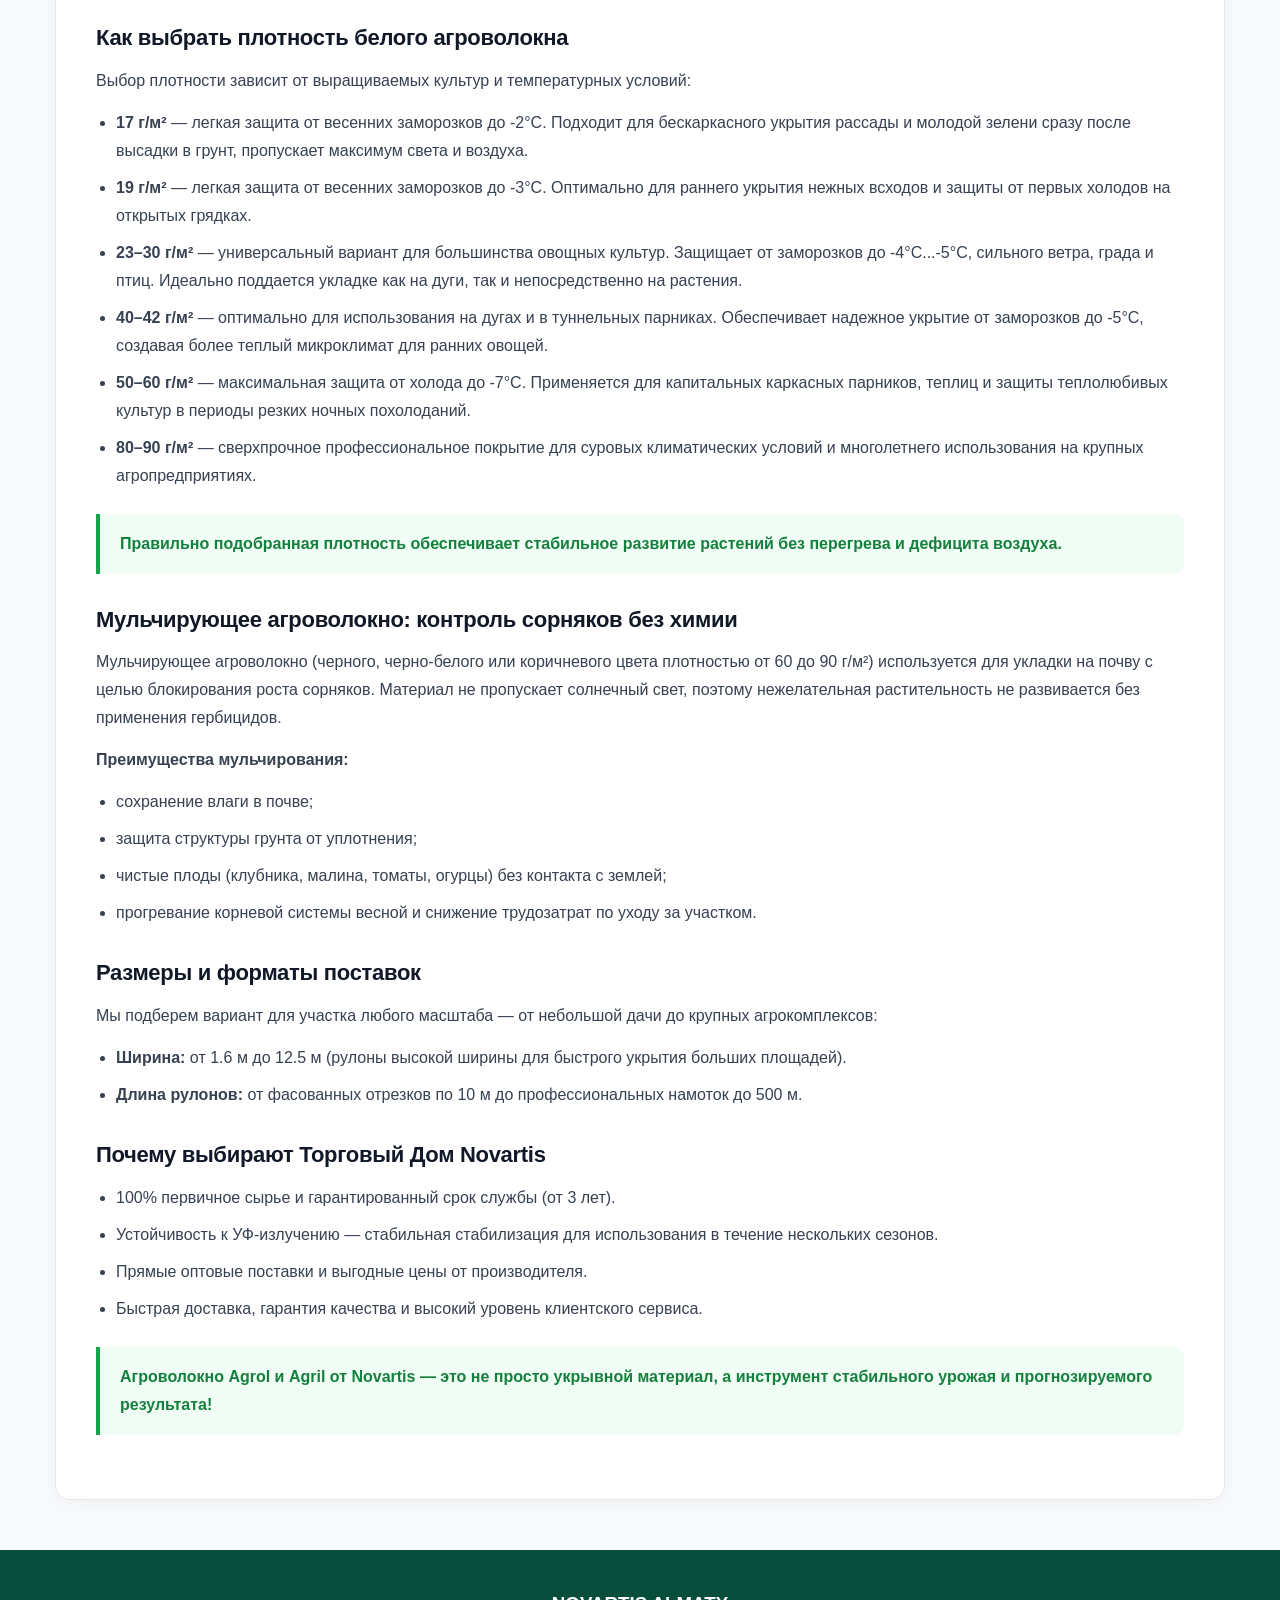
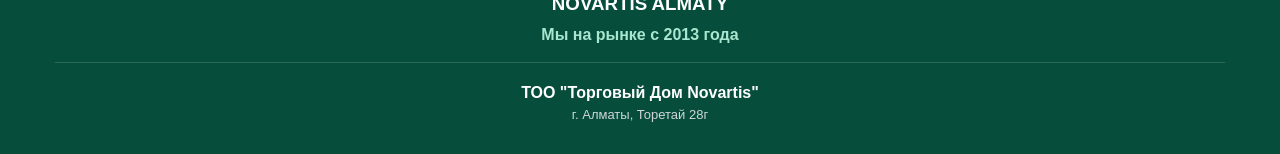
<file: agrotextile.html>
<!DOCTYPE html>
<html lang="ru">
<head>
    <meta charset="UTF-8">
    <meta name="viewport" content="width=device-width, initial-scale=1.0">
    <title>Агроволокно Agrol & Agril — Novartis</title>
    <link rel="stylesheet" href="style.css">
    <link rel="stylesheet" href="https://cdnjs.cloudflare.com/ajax/libs/font-awesome/6.4.0/css/all.min.css">
</head>
<body>

    <div class="top-bar">
        <div class="container top-bar-container">
            <div class="top-bar-left">
                <span>ЛИДЕР НА РЫНКЕ КАЗАХСТАНА С 2013 ГОДА</span>
            </div>
            <div class="top-bar-right">
                <div class="social-icons">
                    <a href="https://instagram.com/novartis_almaty" target="_blank" class="social-icon" title="Instagram"><i class="fa-brands fa-instagram"></i></a>
                </div>
                <div class="lang-select-box">
                    <i class="fa-solid fa-globe"></i>
                    <select id="langSelect">
                        <option value="ru" selected>RU</option>
                        <option value="kk">KK</option>
                        <option value="en">EN</option>
                    </select>
                </div>
            </div>
        </div>
    </div>

    <header class="site-header">
        <div class="container header-flex">
            <a href="index.html" class="logo-link">
                <span class="logo-green">Novartis</span>
            </a>
            <nav class="main-nav">
                <ul class="nav-list">
                    <li class="nav-element has-dropdown">
                        <a href="javascript:void(0);" class="nav-a"><span>Продукция</span> <i class="fa-solid fa-chevron-down arrow-icon"></i></a>
                        <div class="mega-box">
                            <div class="mega-grid-2col">
                                <a href="membranes.html" class="mega-card"><i class="fa-solid fa-layer-group card-ic"></i><span>Строительные мембраны</span></a>
                                <a href="agrotextile.html" class="mega-card"><i class="fa-solid fa-seedling card-ic"></i><span>Агроволокно и агроткань</span></a>
                                <a href="greenhouse-film.html" class="mega-card"><i class="fa-solid fa-warehouse card-ic"></i><span>Тепличная пленка</span></a>
                                <a href="shade-net.html" class="mega-card"><i class="fa-solid fa-border-all card-ic"></i><span>Затеняющая сетка</span></a>
                                <a href="fencing-net.html" class="mega-card"><i class="fa-solid fa-shield-cat card-ic"></i><span>Ограждающие сетки</span></a>
                            </div>
                        </div>
                    </li>
                    <li class="nav-element"><a href="about.html" class="nav-a">О нас</a></li>
                    <li class="nav-element"><a href="reviews.html" class="nav-a">Отзывы</a></li>
                    <li class="nav-element has-dropdown"><a href="javascript:void(0);" class="nav-a"><span>Партнерам</span> <i class="fa-solid fa-chevron-down arrow-icon"></i></a>
                        <div class="dropdown-box"><a href="wholesale.html" class="dropdown-item">Оптовым покупателям</a></div>
                    </li>
                    <li class="nav-element"><a href="contacts.html" class="nav-a">Контакты</a></li>
                </ul>
            </nav>
            <div class="phone-block">
                <a href="tel:+77053333606" class="phone-link">+7 (705) 333 36 06</a>
                <button type="button" class="callback-btn" id="openCallModal">Заказать звонок</button>
            </div>
        </div>
    </header>

    <div class="page-container">
        <div class="agro-top-grid">
            <div class="gallery-box">
                <div class="main-media-view" id="mainMediaBox">
                    <img src="./agro-photo1.jpg" id="mainMediaTag" alt="Агроволокно">
                </div>

                <div class="media-thumbs">
                    <div class="thumb-item active" onclick="switchMedia('img', './agro-photo1.jpg', this)">
                        <img src="./agro-photo1.jpg" alt="Укрытие грядок">
                    </div>
                    <div class="thumb-item" onclick="switchMedia('img', './agro-photo2.jpg', this)">
                        <img src="./agro-photo2.jpg" alt="Парник с дугами">
                    </div>
                    <div class="thumb-item" onclick="switchMedia('img', './agro-photo3.jpg', this)">
                        <img src="./agro-photo3.jpg" alt="Рулон">
                    </div>
                    <div class="thumb-item" onclick="switchMedia('img', './agro-photo4.jpg', this)">
                        <img src="./agro-photo4.jpg" alt="Ростки">
                    </div>
                    <div class="thumb-item" onclick="switchMedia('video', './agro-video1.mp4', this)">
                        <img src="./agro-photo1.jpg" alt="Видео 1">
                        <div class="thumb-play-ic"><i class="fa-solid fa-play"></i></div>
                    </div>
                    <div class="thumb-item" onclick="switchMedia('video', './agro-video2.mp4', this)">
                        <img src="./agro-photo2.jpg" alt="Видео 2">
                        <div class="thumb-play-ic"><i class="fa-solid fa-play"></i></div>
                    </div>
                    <div class="thumb-item" onclick="switchMedia('video', './agro-video3.mp4', this)">
                        <img src="./agro-photo3.jpg" alt="Видео 3">
                        <div class="thumb-play-ic"><i class="fa-solid fa-play"></i></div>
                    </div>
                </div>

                <div class="crops-section">
                    <h4>Используют для выращивания:</h4>
                    <div class="crops-grid">
                        <div class="crop-badge"><i class="fa-solid fa-apple-whole"></i> Клубники</div>
                        <div class="crop-badge"><i class="fa-solid fa-pepper-hot"></i> Перца</div>
                        <div class="crop-badge"><i class="fa-solid fa-seedling"></i> Огурцов</div>
                        <div class="crop-badge"><i class="fa-solid fa-carrot"></i> Моркови</div>
                        <div class="crop-badge"><i class="fa-solid fa-leaf"></i> Капусты</div>
                        <div class="crop-badge"><i class="fa-solid fa-lemon"></i> Томатов</div>
                        <div class="crop-badge"><i class="fa-solid fa-spa"></i> Салата</div>
                        <div class="crop-badge"><i class="fa-solid fa-cubes-stacked"></i> Картофеля</div>
                    </div>
                </div>
            </div>

            <div class="products-box">
                <div class="category-title-bar">
                    <span>КАТЕГОРИЯ</span>
                    <h1>Агроволокно Agrol & Agril</h1>
                </div>

                <p style="color: #6b7280; font-size: 14px;">Выберите нужную плотность укрывного или мульчирующего агроволокна:</p>

                <div class="density-grid">
                    <div class="density-card"><span class="density-number">17</span><p>Агроволокно белое 17 г/м²</p></div>
                    <div class="density-card"><span class="density-number">19</span><p>Агроволокно белое 19 г/м²</p></div>
                    <div class="density-card"><span class="density-number">23</span><p>Агроволокно белое 23 г/м²</p></div>
                    <div class="density-card"><span class="density-number">30</span><p>Агроволокно белое 30 г/м²</p></div>
                    <div class="density-card"><span class="density-number">42</span><p>Агроволокно белое 42 г/м²</p></div>
                    <div class="density-card"><span class="density-number">50</span><p>Агроволокно белое 50 г/м²</p></div>
                    <div class="density-card black"><span class="density-number">60</span><p>Мульчирующее черное 60 г/м²</p></div>
                    <div class="density-card black"><span class="density-number">80</span><p>Мульчирующее черное 80 г/м²</p></div>
                    <div class="density-card black"><span class="density-number">90</span><p>Сверхпрочное мульча 90 г/м²</p></div>
                </div>
            </div>
        </div>

        <div class="agro-description-section">
            <p>Агроволокно от Торгового Дома <strong>Novartis</strong> — это легкий, прочный нетканый материал из полипропилена, разработанный для защиты растений и ухода за ними с учетом климатических условий Казахстана. Продукция используется фермерами и садоводами для стабильного выращивания овощных, ягодных и декоративных культур в открытом грунте и теплицах, а также для защиты плодовых деревьев.</p>
            <p>Материал отлично удерживает тепло, свободно пропускает воду и воздух, защищает от вредителей и сорняков, создавая идеальный микроклимат для роста и высокой урожайности.</p>

            <h2>Линейки агроволокна Novartis</h2>
            <p>В нашем ассортименте представлены две специализированные линейки укрывных материалов:</p>
            <ul>
                <li><strong>Agrol</strong> — универсальное агроволокно из 100% первичного сырья (срок службы от 3 лет). Надежное решение для базовой защиты сада, огорода и фермерских хозяйств.</li>
                <li><strong>Agril</strong> — профессиональный материал с повышенной плотностью и увеличенным содержанием УФ-стабилизаторов. Отличается максимальной стойкостью к солнечным лучам и повышенным сроком службы при интенсивной эксплуатации.</li>
            </ul>

            <h2>Белое укрывное агроволокно: защита от заморозков и погодных стрессов</h2>
            <p>Белое агроволокно формирует благоприятный микроклимат для растений: свободно пропускает свет, воду и воздух, одновременно сохраняя тепло у поверхности почвы. Это особенно важно весной и осенью, когда резкие перепады температуры могут повредить рассаду и всходы.</p>
            <p>Благодаря небольшому весу материал можно укладывать непосредственно на растения без использования дуг или каркаса. Такой способ укрытия позволяет:</p>
            <ul>
                <li>снизить риск повреждения заморозками;</li>
                <li>защитить посадки от сильного ветра, града, птиц и солнечных ожогов;</li>
                <li>ускорить созревание урожая на 7–14 дней.</li>
            </ul>

            <h2>Как выбрать плотность белого агроволокна</h2>
            <p>Выбор плотности зависит от выращиваемых культур и температурных условий:</p>
            <ul>
                <li><strong>17 г/м²</strong> — легкая защита от весенних заморозков до -2°C. Подходит для бескаркасного укрытия рассады и молодой зелени сразу после высадки в грунт, пропускает максимум света и воздуха.</li>
                <li><strong>19 г/м²</strong> — легкая защита от весенних заморозков до -3°C. Оптимально для раннего укрытия нежных всходов и защиты от первых холодов на открытых грядках.</li>
                <li><strong>23–30 г/м²</strong> — универсальный вариант для большинства овощных культур. Защищает от заморозков до -4°C...-5°C, сильного ветра, града и птиц. Идеально поддается укладке как на дуги, так и непосредственно на растения.</li>
                <li><strong>40–42 г/м²</strong> — оптимально для использования на дугах и в туннельных парниках. Обеспечивает надежное укрытие от заморозков до -5°C, создавая более теплый микроклимат для ранних овощей.</li>
                <li><strong>50–60 г/м²</strong> — максимальная защита от холода до -7°C. Применяется для капитальных каркасных парников, теплиц и защиты теплолюбивых культур в периоды резких ночных похолоданий.</li>
                <li><strong>80–90 г/м²</strong> — сверхпрочное профессиональное покрытие для суровых климатических условий и многолетнего использования на крупных агропредприятиях.</li>
            </ul>

            <div class="agro-quote-box">
                Правильно подобранная плотность обеспечивает стабильное развитие растений без перегрева и дефицита воздуха.
            </div>

            <h2>Мульчирующее агроволокно: контроль сорняков без химии</h2>
            <p>Мульчирующее агроволокно (черного, черно-белого или коричневого цвета плотностью от 60 до 90 г/м²) используется для укладки на почву с целью блокирования роста сорняков. Материал не пропускает солнечный свет, поэтому нежелательная растительность не развивается без применения гербицидов.</p>
            <p><strong>Преимущества мульчирования:</strong></p>
            <ul>
                <li>сохранение влаги в почве;</li>
                <li>защита структуры грунта от уплотнения;</li>
                <li>чистые плоды (клубника, малина, томаты, огурцы) без контакта с землей;</li>
                <li>прогревание корневой системы весной и снижение трудозатрат по уходу за участком.</li>
            </ul>

            <h2>Размеры и форматы поставок</h2>
            <p>Мы подберем вариант для участка любого масштаба — от небольшой дачи до крупных агрокомплексов:</p>
            <ul>
                <li><strong>Ширина:</strong> от 1.6 м до 12.5 м (рулоны высокой ширины для быстрого укрытия больших площадей).</li>
                <li><strong>Длина рулонов:</strong> от фасованных отрезков по 10 м до профессиональных намоток до 500 м.</li>
            </ul>

            <h2>Почему выбирают Торговый Дом Novartis</h2>
            <ul>
                <li>100% первичное сырье и гарантированный срок службы (от 3 лет).</li>
                <li>Устойчивость к УФ-излучению — стабильная стабилизация для использования в течение нескольких сезонов.</li>
                <li>Прямые оптовые поставки и выгодные цены от производителя.</li>
                <li>Быстрая доставка, гарантия качества и высокий уровень клиентского сервиса.</li>
            </ul>

            <div class="agro-quote-box">
                Агроволокно Agrol и Agril от Novartis — это не просто укрывной материал, а инструмент стабильного урожая и прогнозируемого результата!
            </div>
        </div>
    </div>

    <footer class="footer" style="background-color: #064e3b; color: #ffffff; padding: 40px 0 30px 0; text-align: center; margin-top: 50px;">
        <div class="container" style="display: flex; flex-direction: column; gap: 15px;">
            <div>
                <h3 style="margin-bottom: 5px;">NOVARTIS ALMATY</h3>
                <p style="color: #a8e6cf; font-weight: 600;">Мы на рынке с 2013 года</p>
            </div>
            <div style="border-top: 1px solid rgba(255,255,255,0.15); padding-top: 12px;">
                <p style="margin-top: 6px; font-weight: 600; color: #ffffff;">ТОО "Торговый Дом Novartis"</p>
                <p style="color: #d1d5db; font-size: 13px;">г. Алматы, Торетай 28г</p>
            </div>
        </div>
    </footer>

    <script>
        function switchMedia(type, src, element) {
            const box = document.getElementById('mainMediaBox');
            document.querySelectorAll('.thumb-item').forEach(el => el.classList.remove('active'));
            element.classList.add('active');
            if (type === 'img') {
                box.innerHTML = `<img src="${src}" alt="Галерея агроволокна">`;
            } else if (type === 'video') {
                box.innerHTML = `<video src="${src}" controls autoplay loop style="width:100%; height:100%; object-fit:cover;"></video>`;
            }
        }
        document.addEventListener('DOMContentLoaded', function () {
            const dropdowns = document.querySelectorAll('.has-dropdown');
            dropdowns.forEach(dropdown => {
                const link = dropdown.querySelector('.nav-a');
                const megaBox = dropdown.querySelector('.mega-box') || dropdown.querySelector('.dropdown-box');
                if (link && megaBox) {
                    link.addEventListener('click', function (e) {
                        if (window.innerWidth <= 1024) {
                            e.preventDefault();
                            e.stopPropagation();
                            dropdowns.forEach(d => {
                                if (d !== dropdown) {
                                    const box = d.querySelector('.mega-box') || d.querySelector('.dropdown-box');
                                    if (box) box.style.display = 'none';
                                }
                            });
                            megaBox.style.display = (megaBox.style.display === 'block') ? 'none' : 'block';
                        }
                    });
                }
            });
            document.addEventListener('click', function (e) {
                if (window.innerWidth <= 1024 && !e.target.closest('.has-dropdown')) {
                    document.querySelectorAll('.mega-box, .dropdown-box').forEach(box => box.style.display = 'none');
                }
            });
        });
    </script>
<script>
document.addEventListener('DOMContentLoaded', function () {
    const dropdowns = document.querySelectorAll('.has-dropdown');
    const header = document.querySelector('.site-header');

    function updateMenuTop(box) {
        if (window.innerWidth <= 768 && header && box) {
            const bottom = Math.round(header.getBoundingClientRect().bottom);
            box.style.top = (bottom + 6) + 'px';
            box.style.maxHeight = 'calc(100vh - ' + (bottom + 18) + 'px)';
        } else if (box) {
            box.style.top = '';
            box.style.maxHeight = '';
        }
    }

    function closeMenus(exceptBox) {
        document.querySelectorAll('.mega-box, .dropdown-box').forEach(box => {
            if (box !== exceptBox) {
                box.classList.remove('mobile-open');
                box.style.display = '';
            }
        });
    }

    dropdowns.forEach(item => {
        const trigger = item.querySelector('.nav-a');
        const menuBox = item.querySelector('.mega-box, .dropdown-box');
        if (!trigger || !menuBox) return;

        trigger.addEventListener('click', function (e) {
            if (window.innerWidth <= 1024) {
                e.preventDefault();
                e.stopPropagation();
                const willOpen = !menuBox.classList.contains('mobile-open');
                closeMenus(menuBox);
                if (willOpen) {
                    updateMenuTop(menuBox);
                    menuBox.classList.add('mobile-open');
                    menuBox.style.display = 'block';
                } else {
                    menuBox.classList.remove('mobile-open');
                    menuBox.style.display = '';
                }
            }
        });
    });

    document.addEventListener('click', function (e) {
        if (!e.target.closest('.has-dropdown')) {
            closeMenus(null);
        }
    });

    window.addEventListener('resize', function () {
        document.querySelectorAll('.mega-box.mobile-open, .dropdown-box.mobile-open').forEach(updateMenuTop);
    });
});
</script>
</body>
<script>
    function switchMedia(type, src, element) {
        const box = document.getElementById('mainMediaBox');
        if (!box) return;
        document.querySelectorAll('.thumb-item').forEach(el => el.classList.remove('active'));
        if (element) element.classList.add('active');

        if (type === 'img') {
            box.innerHTML = `<img src="${src}" alt="Галерея продукции">`;
        } else if (type === 'video') {
            box.innerHTML = `<video src="${src}" controls autoplay loop playsinline style="width:100%; height:100%; object-fit:cover;"></video>`;
        }
    }

    document.addEventListener('DOMContentLoaded', function () {
        const dropdowns = document.querySelectorAll('.has-dropdown');

        function positionMobileBox(box) {
            const header = document.querySelector('.site-header');
            if (window.innerWidth <= 768 && header && box) {
                const rect = header.getBoundingClientRect();
                box.style.top = `${Math.max(0, Math.round(rect.bottom + 4))}px`;
            }
        }

        function closeAllDropdowns() {
            document.querySelectorAll('.mega-box, .dropdown-box').forEach(box => {
                box.style.display = 'none';
            });
        }

        dropdowns.forEach(dropdown => {
            const link = dropdown.querySelector('.nav-a');
            const box = dropdown.querySelector('.mega-box') || dropdown.querySelector('.dropdown-box');

            if (link && box) {
                link.addEventListener('click', function (e) {
                    if (window.innerWidth <= 1024) {
                        e.preventDefault();
                        e.stopPropagation();

                        const isOpen = box.style.display === 'block';
                        closeAllDropdowns();

                        if (!isOpen) {
                            positionMobileBox(box);
                            box.style.display = 'block';
                        }
                    }
                });
            }
        });

        document.addEventListener('click', function (e) {
            if (window.innerWidth <= 1024 && !e.target.closest('.has-dropdown')) {
                closeAllDropdowns();
            }
        });

        window.addEventListener('scroll', function () {
            if (window.innerWidth <= 768) {
                document.querySelectorAll('.mega-box, .dropdown-box').forEach(box => {
                    if (box.style.display === 'block') {
                        positionMobileBox(box);
                    }
                });
            }
        }, { passive: true });
    });
</script>
</html>
</file>
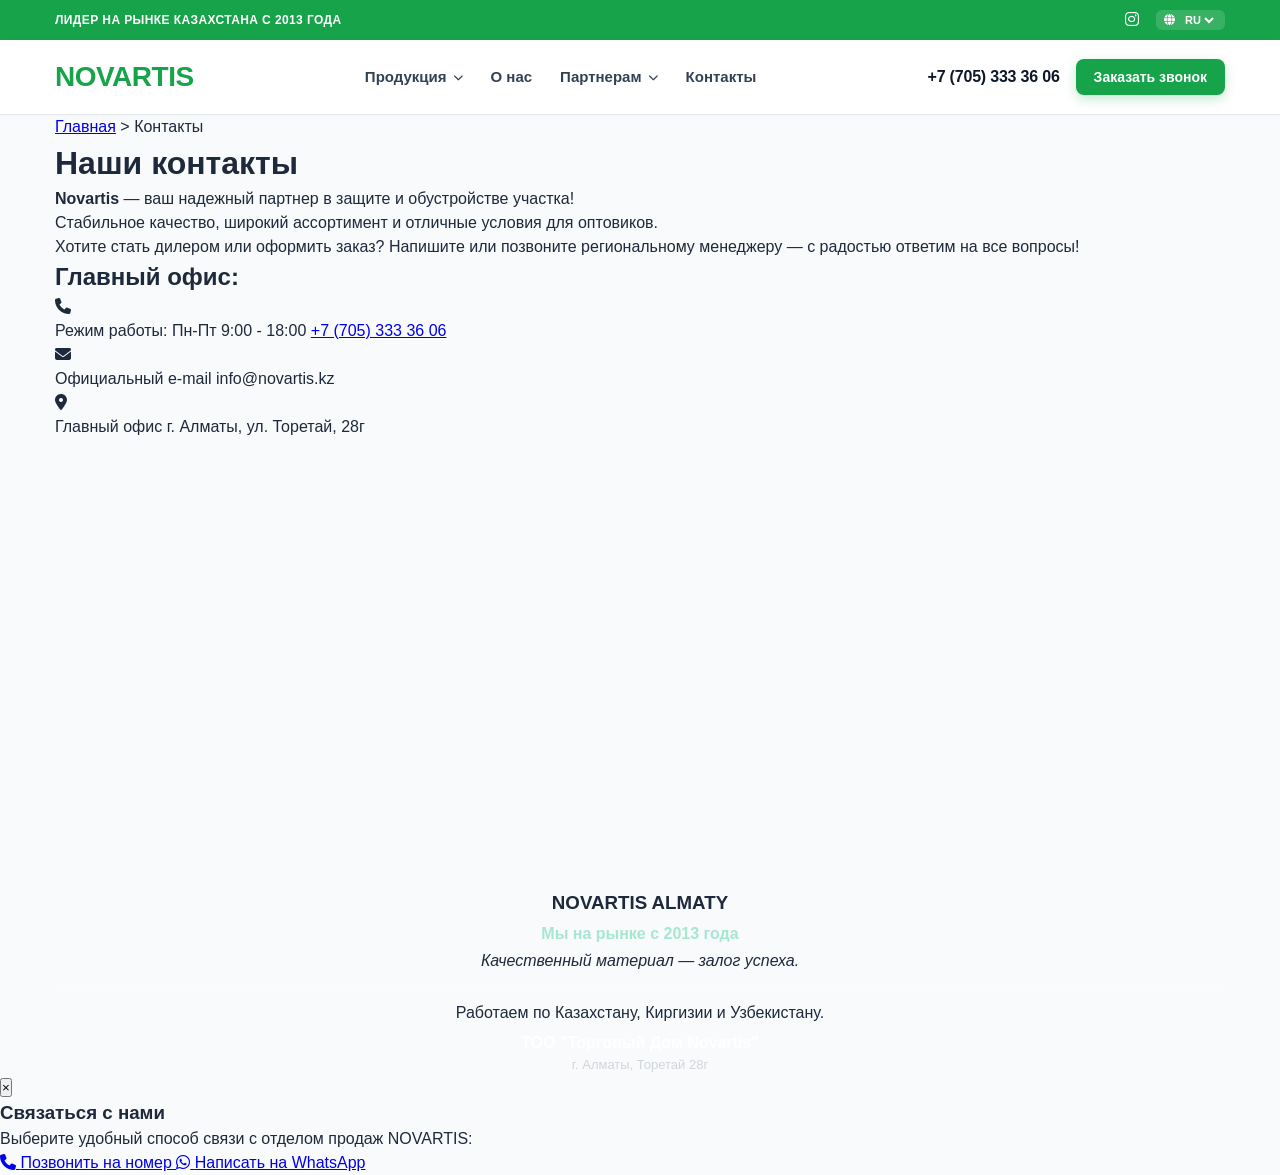
<file: contacts.html>
<!DOCTYPE html>
<html lang="ru">
<head>
    <meta charset="UTF-8">
    <meta name="viewport" content="width=device-width, initial-scale=1.0">
    <title>Наши контакты — NOVARTIS</title>
    <link rel="stylesheet" href="style.css">
    <link rel="stylesheet" href="https://cdnjs.cloudflare.com/ajax/libs/font-awesome/6.4.0/css/all.min.css">
</head>
<body>

    <!-- Верхняя полоса -->
    <div class="top-bar">
        <div class="container top-bar-container">
            <div class="top-bar-left">
                <span>ЛИДЕР НА РЫНКЕ КАЗАХСТАНА С 2013 ГОДА</span>
            </div>
            <div class="top-bar-right">
                <div class="social-icons">
                    <a href="https://instagram.com/novartis_almaty" target="_blank" class="social-icon" title="Instagram">
                        <i class="fa-brands fa-instagram"></i>
                    </a>
                </div>
                <div class="lang-select-box">
                    <i class="fa-solid fa-globe"></i>
                    <select id="langSelect">
                        <option value="ru" selected>RU</option>
                        <option value="kk">KK</option>
                        <option value="en">EN</option>
                    </select>
                </div>
            </div>
        </div>
    </div>

    <!-- Основная шапка сайта -->
    <header class="site-header">
        <div class="container header-flex">
            <a href="index.html" class="logo-link">
                <span class="logo-green">NOVARTIS</span>
            </a>

            <nav class="main-nav">
                <ul class="nav-list">
                    <li class="nav-element has-dropdown">
                        <a href="index.html#catalog" class="nav-a">
                            <span>Продукция</span>
                            <i class="fa-solid fa-chevron-down arrow-icon"></i>
                        </a>
                        <div class="mega-box">
                            <div class="mega-grid-2col">
                                <a href="index.html#catalog" class="mega-card">
                                    <i class="fa-solid fa-layer-group card-ic"></i>
                                    <span>Строительные мембраны</span>
                                </a>
                                <a href="index.html#catalog" class="mega-card">
                                    <i class="fa-solid fa-seedling card-ic"></i>
                                    <span>Агроволокно и агроткань</span>
                                </a>
                                <a href="index.html#catalog" class="mega-card">
                                    <i class="fa-solid fa-warehouse card-ic"></i>
                                    <span>Тепличная пленка</span>
                                </a>
                                <a href="index.html#catalog" class="mega-card">
                                    <i class="fa-solid fa-border-all card-ic"></i>
                                    <span>Затеняющая сетка</span>
                                </a>
                                <a href="index.html#catalog" class="mega-card">
                                    <i class="fa-solid fa-shield-cat card-ic"></i>
                                    <span>Ограждающие сетки</span>
                                </a>
                                <a href="index.html#catalog" class="mega-card">
                                    <i class="fa-solid fa-box-archive card-ic"></i>
                                    <span>Полиэтиленовая пленка</span>
                                </a>
                            </div>
                        </div>
                    </li>

                    <li class="nav-element">
                        <a href="about.html" class="nav-a">О нас</a>
                    </li>

                    <li class="nav-element has-dropdown">
                        <a href="#" class="nav-a">
                            <span>Партнерам</span>
                            <i class="fa-solid fa-chevron-down arrow-icon"></i>
                        </a>
                        <div class="dropdown-box">
                            <a href="wholesale.html" class="dropdown-item">Оптовым покупателям</a>
                        </div>
                    </li>

                    <li class="nav-element">
                        <a href="contacts.html" class="nav-a active-link">Контакты</a>
                    </li>
                </ul>
            </nav>

            <div class="phone-block">
                <a href="tel:+77053333606" class="phone-link">+7 (705) 333 36 06</a>
                <button type="button" class="callback-btn" id="openCallModal">Заказать звонок</button>
            </div>
        </div>
    </header>

    <!-- СЕКЦИЯ КОНТАКТОВ -->
    <main class="contacts-page">
        <div class="container">
            
            <!-- Хлебные крошки -->
            <nav class="breadcrumbs">
                <a href="index.html">Главная</a> &gt; <span>Контакты</span>
            </nav>

            <!-- Заголовок -->
            <h1 class="contacts-main-title">Наши контакты</h1>

            <!-- Описание компании -->
            <div class="contacts-description">
                <p><strong>Novartis</strong> — ваш надежный партнер в защите и обустройстве участка!</p>
                <p>Стабильное качество, широкий ассортимент и отличные условия для оптовиков.</p>
                <p>Хотите стать дилером или оформить заказ? Напишите или позвоните региональному менеджеру — с радостью ответим на все вопросы!</p>
            </div>

            <!-- Блок Главного офиса -->
            <div class="office-block">
                <h2 class="office-title">Главный офис:</h2>

                <div class="office-info-list">
                    
                    <!-- Режим работы и Телефон -->
                    <div class="info-item">
                        <div class="info-icon-circle">
                            <i class="fa-solid fa-phone"></i>
                        </div>
                        <div class="info-text">
                            <span class="info-label">Режим работы: Пн-Пт 9:00 - 18:00</span>
                            <a href="tel:+77053333606" class="info-value-link">+7 (705) 333 36 06</a>
                        </div>
                    </div>

                    <!-- E-mail -->
                    <div class="info-item">
                        <div class="info-icon-circle">
                            <i class="fa-solid fa-envelope"></i>
                        </div>
                        <div class="info-text">
                            <span class="info-label">Официальный e-mail</span>
                            <span class="info-value">info@novartis.kz</span>
                        </div>
                    </div>

                    <!-- Адрес -->
                    <div class="info-item">
                        <div class="info-icon-circle">
                            <i class="fa-solid fa-location-dot"></i>
                        </div>
                        <div class="info-text">
                            <span class="info-label">Главный офис</span>
                            <span class="info-value">г. Алматы, ул. Торетай, 28г</span>
                        </div>
                    </div>

                </div>
            </div>

        </div>

        <!-- ИНТЕРАКТИВНАЯ КАРТА АЛМАТЫ (ул. Торетай, 28г) -->
        <div class="map-section">
            <iframe 
                src="https://yandex.ru/map-widget/v1/?ll=76.853000%2C43.305000&z=16&pt=76.853000%2C43.305000%2Cpm2grm" 
                width="100%" 
                height="450" 
                frameborder="0" 
                allowfullscreen="true" 
                style="position:relative; display: block; border: 0;">
            </iframe>
        </div>
    </main>

    <!-- Подвал сайта -->
    <footer class="footer">
        <div class="container footer-content" style="display: flex; flex-direction: column; gap: 15px; text-align: center;">
            <div class="footer-info">
                <h3 style="margin-bottom: 5px;">NOVARTIS ALMATY</h3>
                <p style="color: #a8e6cf; font-weight: 600;">Мы на рынке с 2013 года</p>
                <p style="font-style: italic; margin-top: 3px;">Качественный материал — залог успеха.</p>
            </div>
            <div class="footer-location" style="border-top: 1px solid rgba(255,255,255,0.15); padding-top: 12px;">
                <p>Работаем по Казахстану, Киргизии и Узбекистану.</p>
                <p style="margin-top: 6px; font-weight: 600; color: #ffffff;">ТОО "Торговый Дом Novartis"</p>
                <p style="color: #d1d5db; font-size: 13px;">г. Алматы, Торетай 28г</p>
            </div>
        </div>
    </footer>

    <!-- Модалка заказа звонка -->
    <div class="modal-backdrop" id="callModal">
        <div class="modal-card">
            <button type="button" class="modal-close" id="closeCallModal">&times;</button>
            <h3>Связаться с нами</h3>
            <p>Выберите удобный способ связи с отделом продаж NOVARTIS:</p>
            <div class="modal-actions">
                <a href="tel:+77053333606" class="modal-btn btn-phone">
                    <i class="fa-solid fa-phone"></i> <span>Позвонить на номер</span>
                </a>
                <a href="https://wa.me/77053333606" target="_blank" class="modal-btn btn-wa">
                    <i class="fa-brands fa-whatsapp"></i> <span>Написать на WhatsApp</span>
                </a>
            </div>
        </div>
    </div>

    <script>
        const callModal = document.getElementById('callModal');
        const openCallModalBtn = document.getElementById('openCallModal');
        const closeCallModalBtn = document.getElementById('closeCallModal');

        if (openCallModalBtn) openCallModalBtn.addEventListener('click', () => callModal.classList.add('active'));
        if (closeCallModalBtn) closeCallModalBtn.addEventListener('click', () => callModal.classList.remove('active'));
        if (callModal) {
            callModal.addEventListener('click', (e) => {
                if (e.target === callModal) callModal.classList.remove('active');
            });
        }
    </script>
</body>
</html>
</file>
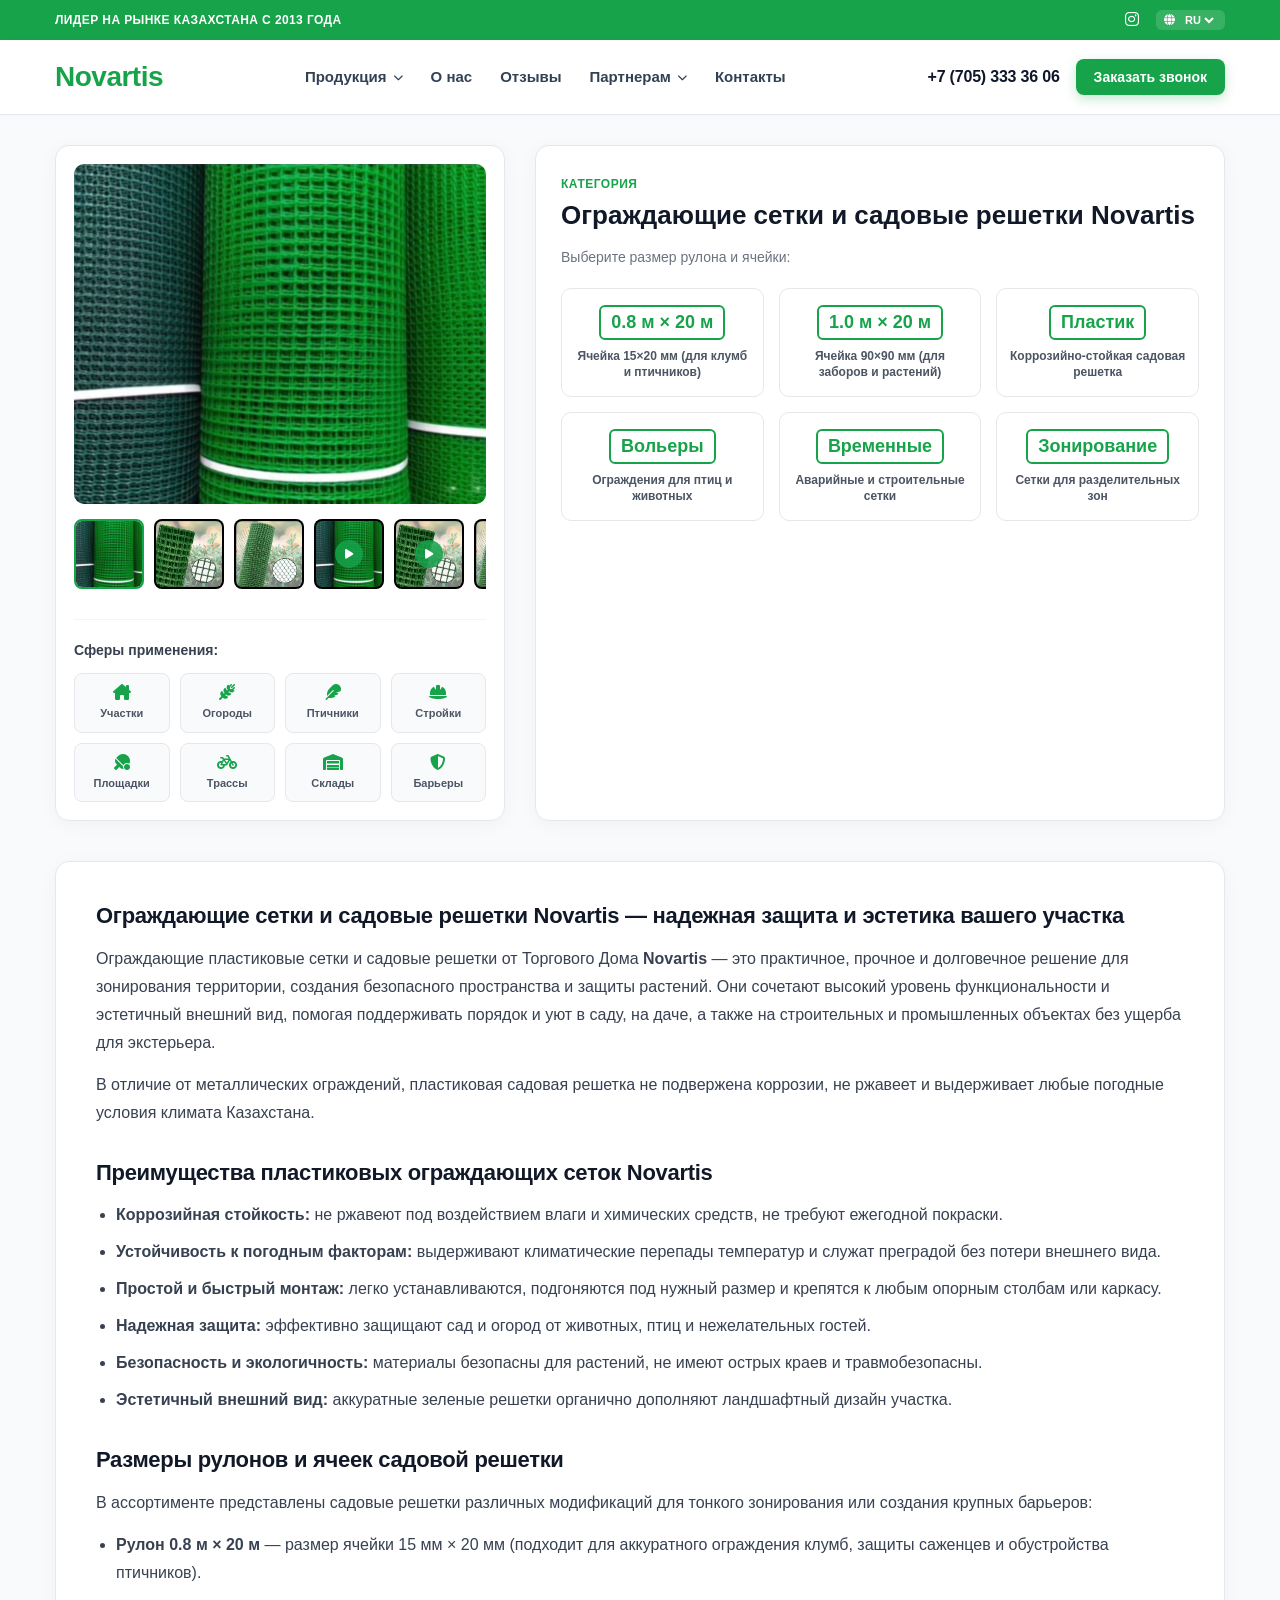
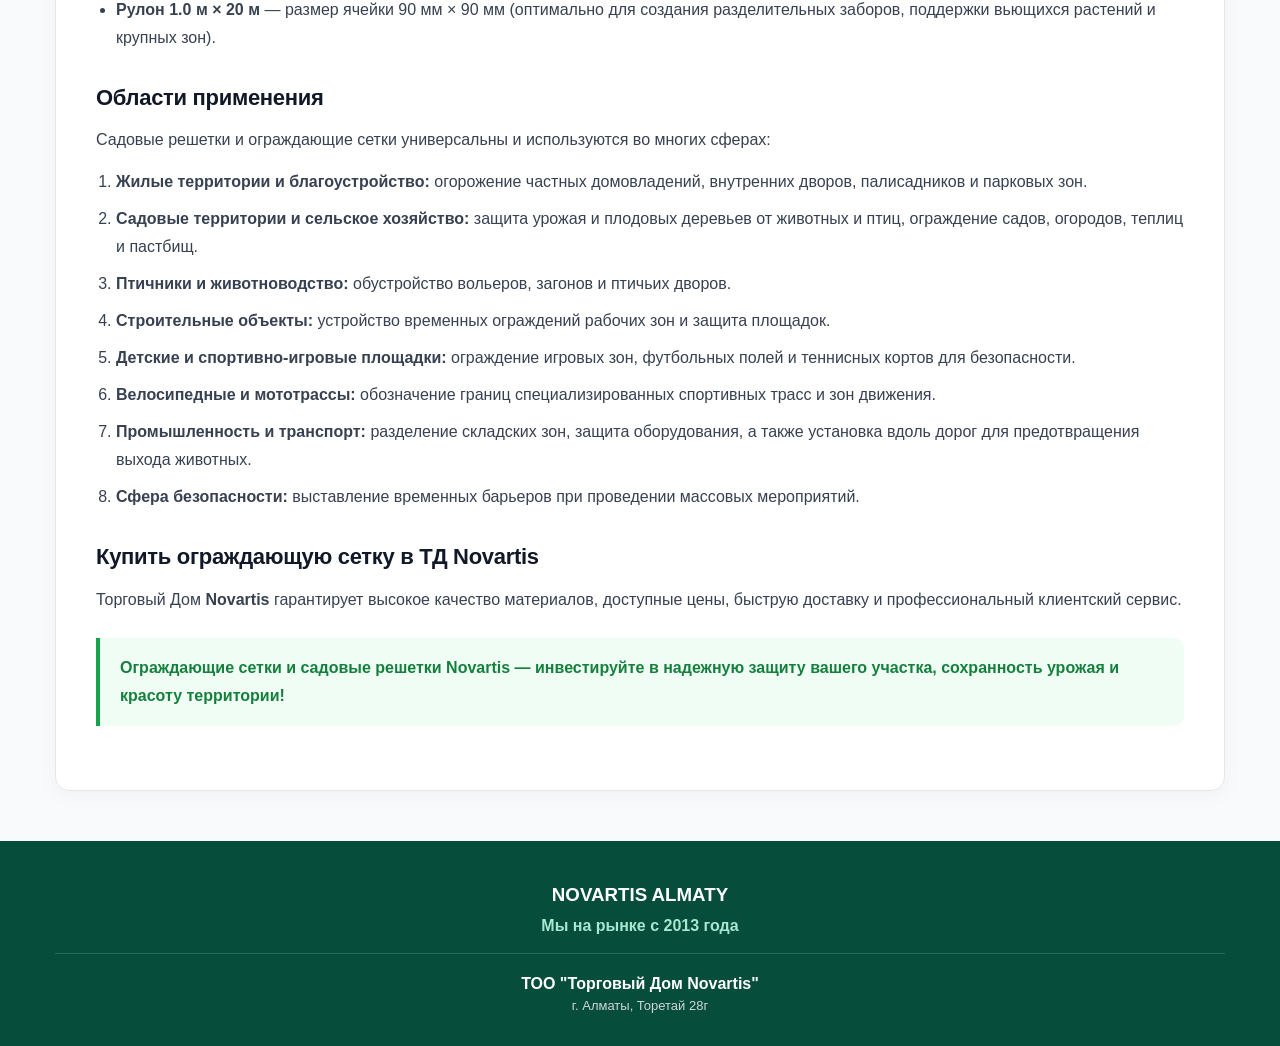
<file: fencing-net.html>
<!DOCTYPE html>
<html lang="ru">
<head>
    <meta charset="UTF-8">
    <meta name="viewport" content="width=device-width, initial-scale=1.0">
    <title>Ограждающие сетки и садовые решетки — Novartis</title>
    <link rel="stylesheet" href="style.css">
    <link rel="stylesheet" href="https://cdnjs.cloudflare.com/ajax/libs/font-awesome/6.4.0/css/all.min.css">
</head>
<body>

    <div class="top-bar">
        <div class="container top-bar-container">
            <div class="top-bar-left">
                <span>ЛИДЕР НА РЫНКЕ КАЗАХСТАНА С 2013 ГОДА</span>
            </div>
            <div class="top-bar-right">
                <div class="social-icons">
                    <a href="https://instagram.com/novartis_almaty" target="_blank" class="social-icon" title="Instagram"><i class="fa-brands fa-instagram"></i></a>
                </div>
                <div class="lang-select-box">
                    <i class="fa-solid fa-globe"></i>
                    <select id="langSelect">
                        <option value="ru" selected>RU</option>
                        <option value="kk">KK</option>
                        <option value="en">EN</option>
                    </select>
                </div>
            </div>
        </div>
    </div>

    <header class="site-header">
        <div class="container header-flex">
            <a href="index.html" class="logo-link">
                <span class="logo-green">Novartis</span>
            </a>
            <nav class="main-nav">
                <ul class="nav-list">
                    <li class="nav-element has-dropdown">
                        <a href="javascript:void(0);" class="nav-a"><span>Продукция</span> <i class="fa-solid fa-chevron-down arrow-icon"></i></a>
                        <div class="mega-box">
                            <div class="mega-grid-2col">
                                <a href="membranes.html" class="mega-card"><i class="fa-solid fa-layer-group card-ic"></i><span>Строительные мембраны</span></a>
                                <a href="agrotextile.html" class="mega-card"><i class="fa-solid fa-seedling card-ic"></i><span>Агроволокно и агроткань</span></a>
                                <a href="greenhouse-film.html" class="mega-card"><i class="fa-solid fa-warehouse card-ic"></i><span>Тепличная пленка</span></a>
                                <a href="shade-net.html" class="mega-card"><i class="fa-solid fa-border-all card-ic"></i><span>Затеняющая сетка</span></a>
                                <a href="fencing-net.html" class="mega-card"><i class="fa-solid fa-shield-cat card-ic"></i><span>Ограждающие сетки</span></a>
                            </div>
                        </div>
                    </li>
                    <li class="nav-element"><a href="about.html" class="nav-a">О нас</a></li>
                    <li class="nav-element"><a href="reviews.html" class="nav-a">Отзывы</a></li>
                    <li class="nav-element has-dropdown"><a href="javascript:void(0);" class="nav-a"><span>Партнерам</span> <i class="fa-solid fa-chevron-down arrow-icon"></i></a>
                        <div class="dropdown-box"><a href="wholesale.html" class="dropdown-item">Оптовым покупателям</a></div>
                    </li>
                    <li class="nav-element"><a href="contacts.html" class="nav-a">Контакты</a></li>
                </ul>
            </nav>
            <div class="phone-block">
                <a href="tel:+77053333606" class="phone-link">+7 (705) 333 36 06</a>
                <button type="button" class="callback-btn" id="openCallModal">Заказать звонок</button>
            </div>
        </div>
    </header>

    <div class="page-container">
        <div class="agro-top-grid">
            <div class="gallery-box">
                <div class="main-media-view" id="mainMediaBox">
                    <img src="./fence-photo1.jpg" id="mainMediaTag" alt="Ограждающие сетки">
                </div>

                <div class="media-thumbs">
                    <div class="thumb-item active" onclick="switchMedia('img', './fence-photo1.jpg', this)">
                        <img src="./fence-photo1.jpg" alt="Зеленые рулоны сетки">
                    </div>
                    <div class="thumb-item" onclick="switchMedia('img', './fence-photo2.jpg', this)">
                        <img src="./fence-photo2.jpg" alt="Садовая решетка квадратная">
                    </div>
                    <div class="thumb-item" onclick="switchMedia('img', './fence-photo3.jpg', this)">
                        <img src="./fence-photo3.jpg" alt="Садовая решетка ромб">
                    </div>
                    <div class="thumb-item" onclick="switchMedia('video', './fence-video1.mp4', this)">
                        <img src="./fence-photo1.jpg" alt="Видео 1">
                        <div class="thumb-play-ic"><i class="fa-solid fa-play"></i></div>
                    </div>
                    <div class="thumb-item" onclick="switchMedia('video', './fence-video2.mp4', this)">
                        <img src="./fence-photo2.jpg" alt="Видео 2">
                        <div class="thumb-play-ic"><i class="fa-solid fa-play"></i></div>
                    </div>
                    <div class="thumb-item" onclick="switchMedia('video', './fence-video3.mp4', this)">
                        <img src="./fence-photo3.jpg" alt="Видео 3">
                        <div class="thumb-play-ic"><i class="fa-solid fa-play"></i></div>
                    </div>
                </div>

                <div class="crops-section">
                    <h4>Сферы применения:</h4>
                    <div class="crops-grid">
                        <div class="crop-badge"><i class="fa-solid fa-house-chimney"></i> Участки</div>
                        <div class="crop-badge"><i class="fa-solid fa-wheat-awn"></i> Огороды</div>
                        <div class="crop-badge"><i class="fa-solid fa-feather"></i> Птичники</div>
                        <div class="crop-badge"><i class="fa-solid fa-helmet-safety"></i> Стройки</div>
                        <div class="crop-badge"><i class="fa-solid fa-table-tennis-paddle-ball"></i> Площадки</div>
                        <div class="crop-badge"><i class="fa-solid fa-bicycle"></i> Трассы</div>
                        <div class="crop-badge"><i class="fa-solid fa-warehouse"></i> Склады</div>
                        <div class="crop-badge"><i class="fa-solid fa-shield-halved"></i> Барьеры</div>
                    </div>
                </div>
            </div>

            <div class="products-box">
                <div class="category-title-bar">
                    <span>КАТЕГОРИЯ</span>
                    <h1>Ограждающие сетки и садовые решетки Novartis</h1>
                </div>

                <p style="color: #6b7280; font-size: 14px;">Выберите размер рулона и ячейки:</p>

                <div class="density-grid">
                    <div class="density-card"><span class="density-number">0.8 м × 20 м</span><p>Ячейка 15×20 мм (для клумб и птичников)</p></div>
                    <div class="density-card"><span class="density-number">1.0 м × 20 м</span><p>Ячейка 90×90 мм (для заборов и растений)</p></div>
                    <div class="density-card"><span class="density-number">Пластик</span><p>Коррозийно-стойкая садовая решетка</p></div>
                    <div class="density-card"><span class="density-number">Вольеры</span><p>Ограждения для птиц и животных</p></div>
                    <div class="density-card"><span class="density-number">Временные</span><p>Аварийные и строительные сетки</p></div>
                    <div class="density-card"><span class="density-number">Зонирование</span><p>Сетки для разделительных зон</p></div>
                </div>
            </div>
        </div>

        <div class="agro-description-section">
            <h2>Ограждающие сетки и садовые решетки Novartis — надежная защита и эстетика вашего участка</h2>
            <p>Ограждающие пластиковые сетки и садовые решетки от Торгового Дома <strong>Novartis</strong> — это практичное, прочное и долговечное решение для зонирования территории, создания безопасного пространства и защиты растений. Они сочетают высокий уровень функциональности и эстетичный внешний вид, помогая поддерживать порядок и уют в саду, на даче, а также на строительных и промышленных объектах без ущерба для экстерьера.</p>
            <p>В отличие от металлических ограждений, пластиковая садовая решетка не подвержена коррозии, не ржавеет и выдерживает любые погодные условия климата Казахстана.</p>

            <h2>Преимущества пластиковых ограждающих сеток Novartis</h2>
            <ul>
                <li><strong>Коррозийная стойкость:</strong> не ржавеют под воздействием влаги и химических средств, не требуют ежегодной покраски.</li>
                <li><strong>Устойчивость к погодным факторам:</strong> выдерживают климатические перепады температур и служат преградой без потери внешнего вида.</li>
                <li><strong>Простой и быстрый монтаж:</strong> легко устанавливаются, подгоняются под нужный размер и крепятся к любым опорным столбам или каркасу.</li>
                <li><strong>Надежная защита:</strong> эффективно защищают сад и огород от животных, птиц и нежелательных гостей.</li>
                <li><strong>Безопасность и экологичность:</strong> материалы безопасны для растений, не имеют острых краев и травмобезопасны.</li>
                <li><strong>Эстетичный внешний вид:</strong> аккуратные зеленые решетки органично дополняют ландшафтный дизайн участка.</li>
            </ul>

            <h2>Размеры рулонов и ячеек садовой решетки</h2>
            <p>В ассортименте представлены садовые решетки различных модификаций для тонкого зонирования или создания крупных барьеров:</p>
            <ul>
                <li><strong>Рулон 0.8 м × 20 м</strong> — размер ячейки 15 мм × 20 мм (подходит для аккуратного ограждения клумб, защиты саженцев и обустройства птичников).</li>
                <li><strong>Рулон 1.0 м × 20 м</strong> — размер ячейки 90 мм × 90 мм (оптимально для создания разделительных заборов, поддержки вьющихся растений и крупных зон).</li>
            </ul>

            <h2>Области применения</h2>
            <p>Садовые решетки и ограждающие сетки универсальны и используются во многих сферах:</p>
            <ol>
                <li><strong>Жилые территории и благоустройство:</strong> огорожение частных домовладений, внутренних дворов, палисадников и парковых зон.</li>
                <li><strong>Садовые территории и сельское хозяйство:</strong> защита урожая и плодовых деревьев от животных и птиц, ограждение садов, огородов, теплиц и пастбищ.</li>
                <li><strong>Птичники и животноводство:</strong> обустройство вольеров, загонов и птичьих дворов.</li>
                <li><strong>Строительные объекты:</strong> устройство временных ограждений рабочих зон и защита площадок.</li>
                <li><strong>Детские и спортивно-игровые площадки:</strong> ограждение игровых зон, футбольных полей и теннисных кортов для безопасности.</li>
                <li><strong>Велосипедные и мототрассы:</strong> обозначение границ специализированных спортивных трасс и зон движения.</li>
                <li><strong>Промышленность и транспорт:</strong> разделение складских зон, защита оборудования, а также установка вдоль дорог для предотвращения выхода животных.</li>
                <li><strong>Сфера безопасности:</strong> выставление временных барьеров при проведении массовых мероприятий.</li>
            </ol>

            <h2>Купить ограждающую сетку в ТД Novartis</h2>
            <p>Торговый Дом <strong>Novartis</strong> гарантирует высокое качество материалов, доступные цены, быструю доставку и профессиональный клиентский сервис.</p>

            <div class="agro-quote-box">
                Ограждающие сетки и садовые решетки Novartis — инвестируйте в надежную защиту вашего участка, сохранность урожая и красоту территории!
            </div>
        </div>
    </div>

    <footer class="footer" style="background-color: #064e3b; color: #ffffff; padding: 40px 0 30px 0; text-align: center; margin-top: 50px;">
        <div class="container" style="display: flex; flex-direction: column; gap: 15px;">
            <div>
                <h3 style="margin-bottom: 5px;">NOVARTIS ALMATY</h3>
                <p style="color: #a8e6cf; font-weight: 600;">Мы на рынке с 2013 года</p>
            </div>
            <div style="border-top: 1px solid rgba(255,255,255,0.15); padding-top: 12px;">
                <p style="margin-top: 6px; font-weight: 600; color: #ffffff;">ТОО "Торговый Дом Novartis"</p>
                <p style="color: #d1d5db; font-size: 13px;">г. Алматы, Торетай 28г</p>
            </div>
        </div>
    </footer>

    <script>
        function switchMedia(type, src, element) {
            const box = document.getElementById('mainMediaBox');
            document.querySelectorAll('.thumb-item').forEach(el => el.classList.remove('active'));
            element.classList.add('active');
            if (type === 'img') {
                box.innerHTML = `<img src="${src}" alt="Ограждающие сетки">`;
            } else if (type === 'video') {
                box.innerHTML = `<video src="${src}" controls autoplay loop style="width:100%; height:100%; object-fit:cover;"></video>`;
            }
        }
        document.addEventListener('DOMContentLoaded', function () {
            const dropdowns = document.querySelectorAll('.has-dropdown');
            dropdowns.forEach(dropdown => {
                const link = dropdown.querySelector('.nav-a');
                const megaBox = dropdown.querySelector('.mega-box') || dropdown.querySelector('.dropdown-box');
                if (link && megaBox) {
                    link.addEventListener('click', function (e) {
                        if (window.innerWidth <= 1024) {
                            e.preventDefault();
                            e.stopPropagation();
                            dropdowns.forEach(d => {
                                if (d !== dropdown) {
                                    const box = d.querySelector('.mega-box') || d.querySelector('.dropdown-box');
                                    if (box) box.style.display = 'none';
                                }
                            });
                            megaBox.style.display = (megaBox.style.display === 'block') ? 'none' : 'block';
                        }
                    });
                }
            });
            document.addEventListener('click', function (e) {
                if (window.innerWidth <= 1024 && !e.target.closest('.has-dropdown')) {
                    document.querySelectorAll('.mega-box, .dropdown-box').forEach(box => box.style.display = 'none');
                }
            });
        });
    </script>
    <script>
document.addEventListener('DOMContentLoaded', function () {
    const dropdowns = document.querySelectorAll('.has-dropdown');
    const header = document.querySelector('.site-header');

    function updateMenuTop(box) {
        if (window.innerWidth <= 768 && header && box) {
            const bottom = Math.round(header.getBoundingClientRect().bottom);
            box.style.top = (bottom + 6) + 'px';
            box.style.maxHeight = 'calc(100vh - ' + (bottom + 18) + 'px)';
        } else if (box) {
            box.style.top = '';
            box.style.maxHeight = '';
        }
    }

    function closeMenus(exceptBox) {
        document.querySelectorAll('.mega-box, .dropdown-box').forEach(box => {
            if (box !== exceptBox) {
                box.classList.remove('mobile-open');
                box.style.display = '';
            }
        });
    }

    dropdowns.forEach(item => {
        const trigger = item.querySelector('.nav-a');
        const menuBox = item.querySelector('.mega-box, .dropdown-box');
        if (!trigger || !menuBox) return;

        trigger.addEventListener('click', function (e) {
            if (window.innerWidth <= 1024) {
                e.preventDefault();
                e.stopPropagation();
                const willOpen = !menuBox.classList.contains('mobile-open');
                closeMenus(menuBox);
                if (willOpen) {
                    updateMenuTop(menuBox);
                    menuBox.classList.add('mobile-open');
                    menuBox.style.display = 'block';
                } else {
                    menuBox.classList.remove('mobile-open');
                    menuBox.style.display = '';
                }
            }
        });
    });

    document.addEventListener('click', function (e) {
        if (!e.target.closest('.has-dropdown')) {
            closeMenus(null);
        }
    });

    window.addEventListener('resize', function () {
        document.querySelectorAll('.mega-box.mobile-open, .dropdown-box.mobile-open').forEach(updateMenuTop);
    });
});
</script>
</body>
<script>
    function switchMedia(type, src, element) {
        const box = document.getElementById('mainMediaBox');
        if (!box) return;
        document.querySelectorAll('.thumb-item').forEach(el => el.classList.remove('active'));
        if (element) element.classList.add('active');

        if (type === 'img') {
            box.innerHTML = `<img src="${src}" alt="Галерея продукции">`;
        } else if (type === 'video') {
            box.innerHTML = `<video src="${src}" controls autoplay loop playsinline style="width:100%; height:100%; object-fit:cover;"></video>`;
        }
    }

    document.addEventListener('DOMContentLoaded', function () {
        const dropdowns = document.querySelectorAll('.has-dropdown');

        function positionMobileBox(box) {
            const header = document.querySelector('.site-header');
            if (window.innerWidth <= 768 && header && box) {
                const rect = header.getBoundingClientRect();
                box.style.top = `${Math.max(0, Math.round(rect.bottom + 4))}px`;
            }
        }

        function closeAllDropdowns() {
            document.querySelectorAll('.mega-box, .dropdown-box').forEach(box => {
                box.style.display = 'none';
            });
        }

        dropdowns.forEach(dropdown => {
            const link = dropdown.querySelector('.nav-a');
            const box = dropdown.querySelector('.mega-box') || dropdown.querySelector('.dropdown-box');

            if (link && box) {
                link.addEventListener('click', function (e) {
                    if (window.innerWidth <= 1024) {
                        e.preventDefault();
                        e.stopPropagation();

                        const isOpen = box.style.display === 'block';
                        closeAllDropdowns();

                        if (!isOpen) {
                            positionMobileBox(box);
                            box.style.display = 'block';
                        }
                    }
                });
            }
        });

        document.addEventListener('click', function (e) {
            if (window.innerWidth <= 1024 && !e.target.closest('.has-dropdown')) {
                closeAllDropdowns();
            }
        });

        window.addEventListener('scroll', function () {
            if (window.innerWidth <= 768) {
                document.querySelectorAll('.mega-box, .dropdown-box').forEach(box => {
                    if (box.style.display === 'block') {
                        positionMobileBox(box);
                    }
                });
            }
        }, { passive: true });
    });
</script>
</html>
</file>
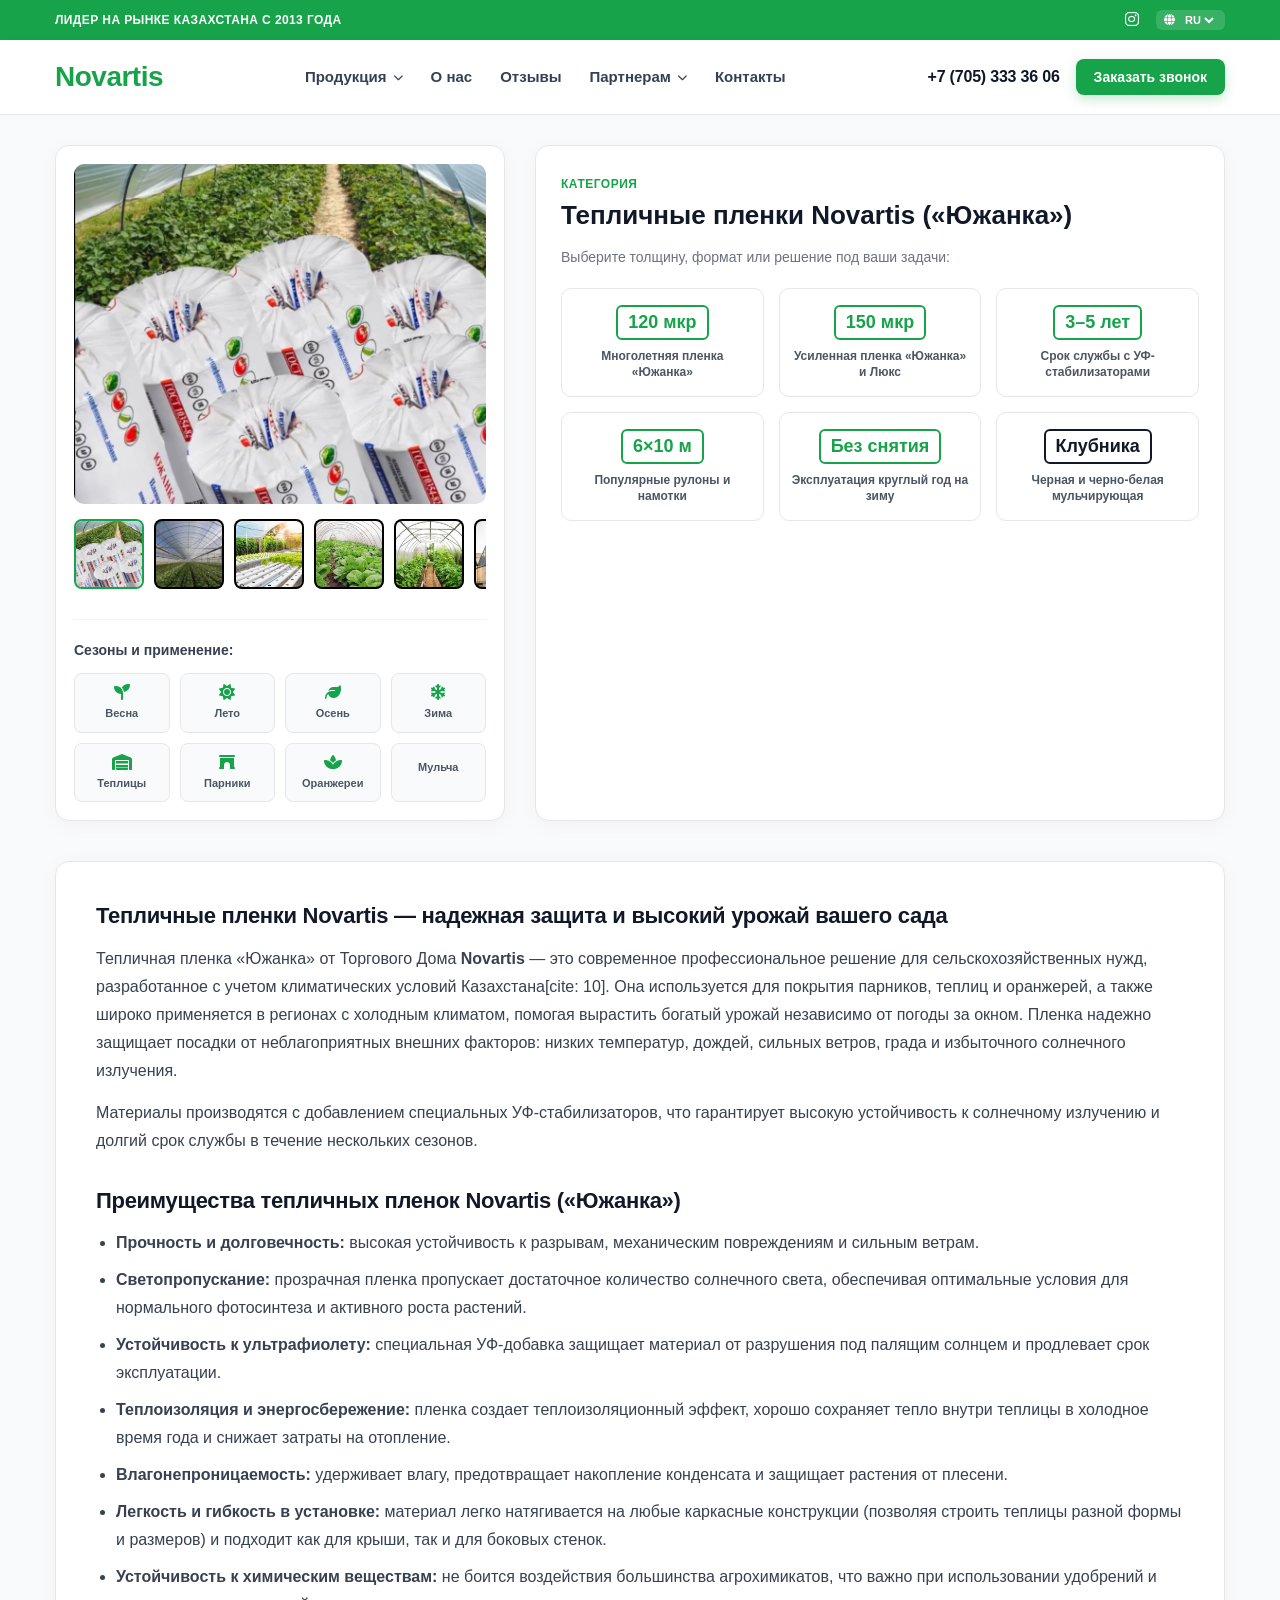
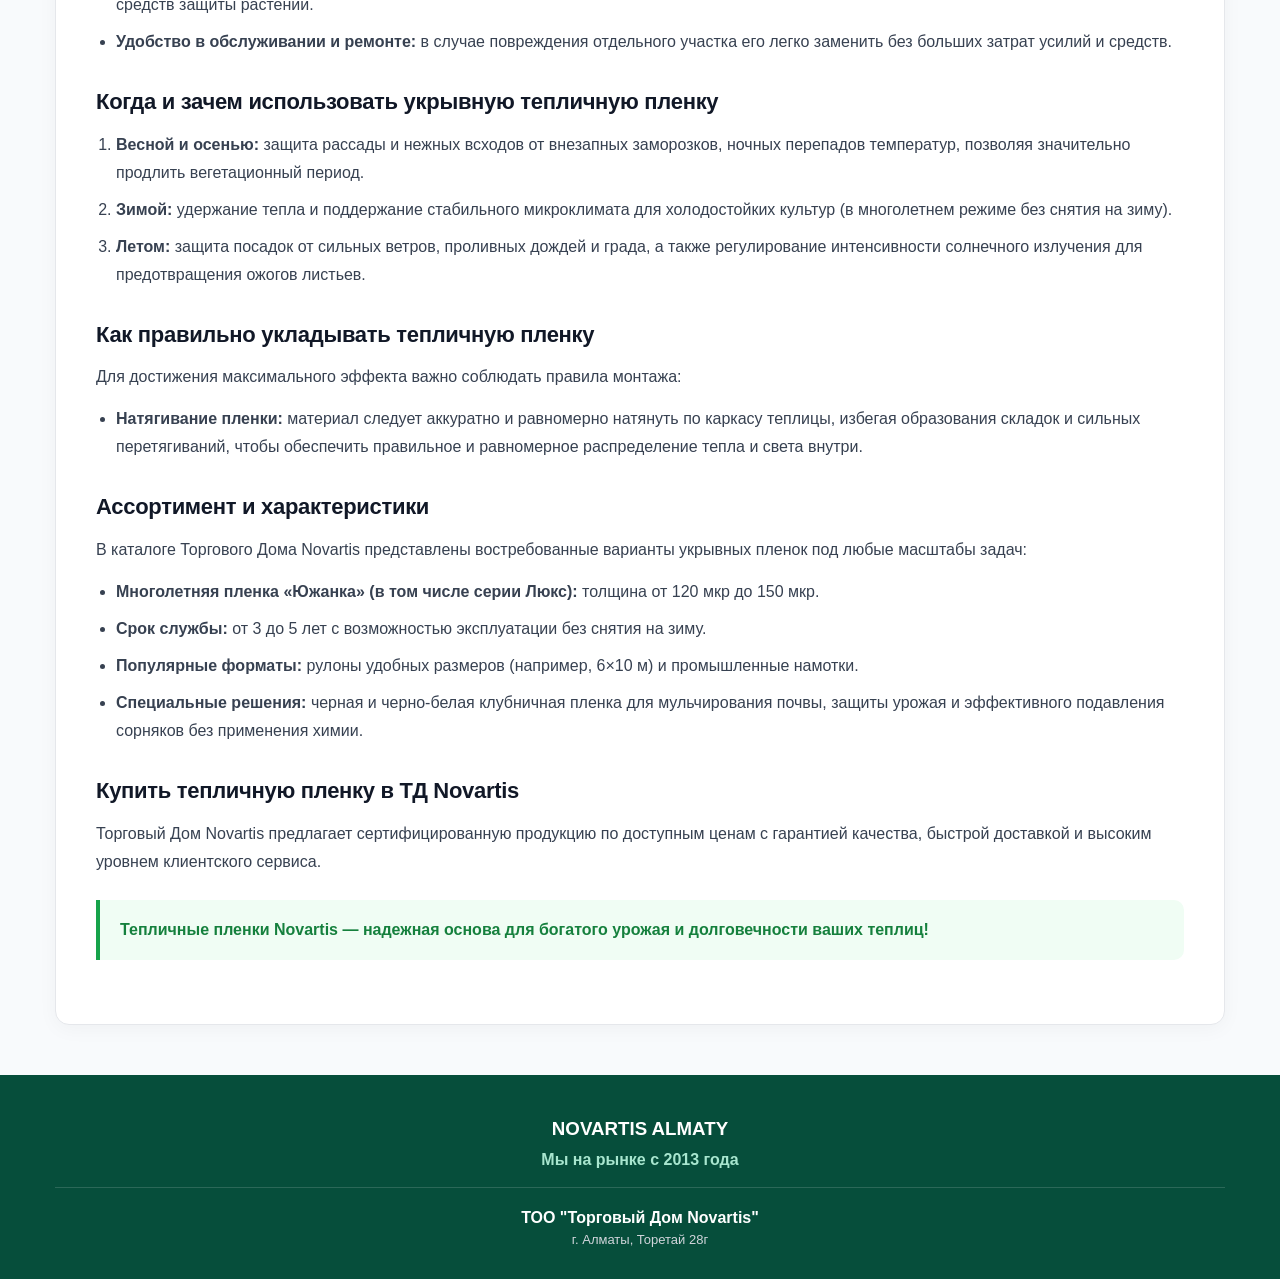
<file: greenhouse-film.html>
<!DOCTYPE html>
<html lang="ru">
<head>
    <meta charset="UTF-8">
    <meta name="viewport" content="width=device-width, initial-scale=1.0">
    <title>Тепличная пленка «Южанка» — Novartis</title>
    <link rel="stylesheet" href="style.css">
    <link rel="stylesheet" href="https://cdnjs.cloudflare.com/ajax/libs/font-awesome/6.4.0/css/all.min.css">
</head>
<body>

    <div class="top-bar">
        <div class="container top-bar-container">
            <div class="top-bar-left">
                <span>ЛИДЕР НА РЫНКЕ КАЗАХСТАНА С 2013 ГОДА</span>
            </div>
            <div class="top-bar-right">
                <div class="social-icons">
                    <a href="https://instagram.com/novartis_almaty" target="_blank" class="social-icon" title="Instagram"><i class="fa-brands fa-instagram"></i></a>
                </div>
                <div class="lang-select-box">
                    <i class="fa-solid fa-globe"></i>
                    <select id="langSelect">
                        <option value="ru" selected>RU</option>
                        <option value="kk">KK</option>
                        <option value="en">EN</option>
                    </select>
                </div>
            </div>
        </div>
    </div>

    <header class="site-header">
        <div class="container header-flex">
            <a href="index.html" class="logo-link">
                <span class="logo-green">Novartis</span>
            </a>
            <nav class="main-nav">
                <ul class="nav-list">
                    <li class="nav-element has-dropdown">
                        <a href="javascript:void(0);" class="nav-a"><span>Продукция</span> <i class="fa-solid fa-chevron-down arrow-icon"></i></a>
                        <div class="mega-box">
                            <div class="mega-grid-2col">
                                <a href="membranes.html" class="mega-card"><i class="fa-solid fa-layer-group card-ic"></i><span>Строительные мембраны</span></a>
                                <a href="agrotextile.html" class="mega-card"><i class="fa-solid fa-seedling card-ic"></i><span>Агроволокно и агроткань</span></a>
                                <a href="greenhouse-film.html" class="mega-card"><i class="fa-solid fa-warehouse card-ic"></i><span>Тепличная пленка</span></a>
                                <a href="shade-net.html" class="mega-card"><i class="fa-solid fa-border-all card-ic"></i><span>Затеняющая сетка</span></a>
                                <a href="fencing-net.html" class="mega-card"><i class="fa-solid fa-shield-cat card-ic"></i><span>Ограждающие сетки</span></a>
                            </div>
                        </div>
                    </li>
                    <li class="nav-element"><a href="about.html" class="nav-a">О нас</a></li>
                    <li class="nav-element"><a href="reviews.html" class="nav-a">Отзывы</a></li>
                    <li class="nav-element has-dropdown"><a href="javascript:void(0);" class="nav-a"><span>Партнерам</span> <i class="fa-solid fa-chevron-down arrow-icon"></i></a>
                        <div class="dropdown-box"><a href="wholesale.html" class="dropdown-item">Оптовым покупателям</a></div>
                    </li>
                    <li class="nav-element"><a href="contacts.html" class="nav-a">Контакты</a></li>
                </ul>
            </nav>
            <div class="phone-block">
                <a href="tel:+77053333606" class="phone-link">+7 (705) 333 36 06</a>
                <button type="button" class="callback-btn" id="openCallModal">Заказать звонок</button>
            </div>
        </div>
    </header>

    <div class="page-container">
        <div class="agro-top-grid">
            <div class="gallery-box">
                <div class="main-media-view" id="mainMediaBox">
                    <img src="./film-photo1.jpg" id="mainMediaTag" alt="Тепличная пленка Южанка Люкс">
                </div>

                <div class="media-thumbs">
                    <div class="thumb-item active" onclick="switchMedia('img', './film-photo1.jpg', this)">
                        <img src="./film-photo1.jpg" alt="Рулоны Южанка Люкс">
                    </div>
                    <div class="thumb-item" onclick="switchMedia('img', './film-photo2.jpg', this)">
                        <img src="./film-photo2.jpg" alt="Арочная теплица">
                    </div>
                    <div class="thumb-item" onclick="switchMedia('img', './film-photo3.jpg', this)">
                        <img src="./film-photo3.jpg" alt="Теплица с рассадой">
                    </div>
                    <div class="thumb-item" onclick="switchMedia('img', './film-photo4.jpg', this)">
                        <img src="./film-photo4.jpg" alt="Посадки в теплице">
                    </div>
                    <div class="thumb-item" onclick="switchMedia('img', './film-photo5.jpg', this)">
                        <img src="./film-photo5.jpg" alt="Теплица с грядками">
                    </div>
                    <div class="thumb-item" onclick="switchMedia('img', './film-photo6.jpg', this)">
                        <img src="./film-photo6.jpg" alt="Каркас и пленка">
                    </div>
                    <div class="thumb-item" onclick="switchMedia('img', './film-photo7.jpg', this)">
                        <img src="./film-photo7.jpg" alt="Молодые ростки">
                    </div>
                    <div class="thumb-item" onclick="switchMedia('video', './film-video1.mp4', this)">
                        <img src="./film-photo1.jpg" alt="Видео 1">
                        <div class="thumb-play-ic"><i class="fa-solid fa-play"></i></div>
                    </div>
                    <div class="thumb-item" onclick="switchMedia('video', './film-video2.mp4', this)">
                        <img src="./film-photo2.jpg" alt="Видео 2">
                        <div class="thumb-play-ic"><i class="fa-solid fa-play"></i></div>
                    </div>
                </div>

                <div class="crops-section">
                    <h4>Сезоны и применение:</h4>
                    <div class="crops-grid">
                        <div class="crop-badge"><i class="fa-solid fa-seedling"></i> Весна</div>
                        <div class="crop-badge"><i class="fa-solid fa-sun"></i> Лето</div>
                        <div class="crop-badge"><i class="fa-solid fa-leaf"></i> Осень</div>
                        <div class="crop-badge"><i class="fa-solid fa-snowflake"></i> Зима</div>
                        <div class="crop-badge"><i class="fa-solid fa-warehouse"></i> Теплицы</div>
                        <div class="crop-badge"><i class="fa-solid fa-archway"></i> Парники</div>
                        <div class="crop-badge"><i class="fa-solid fa-spa"></i> Оранжереи</div>
                        <div class="crop-badge"><i class="fa-solid fa-strawberry"></i> Мульча</div>
                    </div>
                </div>
            </div>

            <div class="products-box">
                <div class="category-title-bar">
                    <span>КАТЕГОРИЯ</span>
                    <h1>Тепличные пленки Novartis («Южанка»)</h1>
                </div>

                <p style="color: #6b7280; font-size: 14px;">Выберите толщину, формат или решение под ваши задачи:</p>

                <div class="density-grid">
                    <div class="density-card"><span class="density-number">120 мкр</span><p>Многолетняя пленка «Южанка»</p></div>
                    <div class="density-card"><span class="density-number">150 мкр</span><p>Усиленная пленка «Южанка» и Люкс</p></div>
                    <div class="density-card"><span class="density-number">3–5 лет</span><p>Срок службы с УФ-стабилизаторами</p></div>
                    <div class="density-card"><span class="density-number">6×10 м</span><p>Популярные рулоны и намотки</p></div>
                    <div class="density-card"><span class="density-number">Без снятия</span><p>Эксплуатация круглый год на зиму</p></div>
                    <div class="density-card black"><span class="density-number">Клубника</span><p>Черная и черно-белая мульчирующая</p></div>
                </div>
            </div>
        </div>

        <div class="agro-description-section">
            <h2>Тепличные пленки Novartis — надежная защита и высокий урожай вашего сада</h2>
            <p>Тепличная пленка «Южанка» от Торгового Дома <strong>Novartis</strong> — это современное профессиональное решение для сельскохозяйственных нужд, разработанное с учетом климатических условий Казахстана[cite: 10]. Она используется для покрытия парников, теплиц и оранжерей, а также широко применяется в регионах с холодным климатом, помогая вырастить богатый урожай независимо от погоды за окном. Пленка надежно защищает посадки от неблагоприятных внешних факторов: низких температур, дождей, сильных ветров, града и избыточного солнечного излучения.</p>
            <p>Материалы производятся с добавлением специальных УФ-стабилизаторов, что гарантирует высокую устойчивость к солнечному излучению и долгий срок службы в течение нескольких сезонов.</p>

            <h2>Преимущества тепличных пленок Novartis («Южанка»)</h2>
            <ul>
                <li><strong>Прочность и долговечность:</strong> высокая устойчивость к разрывам, механическим повреждениям и сильным ветрам.</li>
                <li><strong>Светопропускание:</strong> прозрачная пленка пропускает достаточное количество солнечного света, обеспечивая оптимальные условия для нормального фотосинтеза и активного роста растений.</li>
                <li><strong>Устойчивость к ультрафиолету:</strong> специальная УФ-добавка защищает материал от разрушения под палящим солнцем и продлевает срок эксплуатации.</li>
                <li><strong>Теплоизоляция и энергосбережение:</strong> пленка создает теплоизоляционный эффект, хорошо сохраняет тепло внутри теплицы в холодное время года и снижает затраты на отопление.</li>
                <li><strong>Влагонепроницаемость:</strong> удерживает влагу, предотвращает накопление конденсата и защищает растения от плесени.</li>
                <li><strong>Легкость и гибкость в установке:</strong> материал легко натягивается на любые каркасные конструкции (позволяя строить теплицы разной формы и размеров) и подходит как для крыши, так и для боковых стенок.</li>
                <li><strong>Устойчивость к химическим веществам:</strong> не боится воздействия большинства агрохимикатов, что важно при использовании удобрений и средств защиты растений.</li>
                <li><strong>Удобство в обслуживании и ремонте:</strong> в случае повреждения отдельного участка его легко заменить без больших затрат усилий и средств.</li>
            </ul>

            <h2>Когда и зачем использовать укрывную тепличную пленку</h2>
            <ol>
                <li><strong>Весной и осенью:</strong> защита рассады и нежных всходов от внезапных заморозков, ночных перепадов температур, позволяя значительно продлить вегетационный период.</li>
                <li><strong>Зимой:</strong> удержание тепла и поддержание стабильного микроклимата для холодостойких культур (в многолетнем режиме без снятия на зиму).</li>
                <li><strong>Летом:</strong> защита посадок от сильных ветров, проливных дождей и града, а также регулирование интенсивности солнечного излучения для предотвращения ожогов листьев.</li>
            </ol>

            <h2>Как правильно укладывать тепличную пленку</h2>
            <p>Для достижения максимального эффекта важно соблюдать правила монтажа:</p>
            <ul>
                <li><strong>Натягивание пленки:</strong> материал следует аккуратно и равномерно натянуть по каркасу теплицы, избегая образования складок и сильных перетягиваний, чтобы обеспечить правильное и равномерное распределение тепла и света внутри.</li>
            </ul>

            <h2>Ассортимент и характеристики</h2>
            <p>В каталоге Торгового Дома Novartis представлены востребованные варианты укрывных пленок под любые масштабы задач:</p>
            <ul>
                <li><strong>Многолетняя пленка «Южанка» (в том числе серии Люкс):</strong> толщина от 120 мкр до 150 мкр.</li>
                <li><strong>Срок службы:</strong> от 3 до 5 лет с возможностью эксплуатации без снятия на зиму.</li>
                <li><strong>Популярные форматы:</strong> рулоны удобных размеров (например, 6×10 м) и промышленные намотки.</li>
                <li><strong>Специальные решения:</strong> черная и черно-белая клубничная пленка для мульчирования почвы, защиты урожая и эффективного подавления сорняков без применения химии.</li>
            </ul>

            <h2>Купить тепличную пленку в ТД Novartis</h2>
            <p>Торговый Дом Novartis предлагает сертифицированную продукцию по доступным ценам с гарантией качества, быстрой доставкой и высоким уровнем клиентского сервиса.</p>

            <div class="agro-quote-box">
                Тепличные пленки Novartis — надежная основа для богатого урожая и долговечности ваших теплиц!
            </div>
        </div>
    </div>

    <footer class="footer" style="background-color: #064e3b; color: #ffffff; padding: 40px 0 30px 0; text-align: center; margin-top: 50px;">
        <div class="container" style="display: flex; flex-direction: column; gap: 15px;">
            <div>
                <h3 style="margin-bottom: 5px;">NOVARTIS ALMATY</h3>
                <p style="color: #a8e6cf; font-weight: 600;">Мы на рынке с 2013 года</p>
            </div>
            <div style="border-top: 1px solid rgba(255,255,255,0.15); padding-top: 12px;">
                <p style="margin-top: 6px; font-weight: 600; color: #ffffff;">ТОО "Торговый Дом Novartis"</p>
                <p style="color: #d1d5db; font-size: 13px;">г. Алматы, Торетай 28г</p>
            </div>
        </div>
    </footer>

    <div class="modal-backdrop" id="callModal" style="display:none; position:fixed; top:0; left:0; width:100%; height:100%; background:rgba(0,0,0,0.5); align-items:center; justify-content:center; z-index:10000;">
        <div class="modal-card" style="background:#fff; padding:30px; border-radius:12px; position:relative; max-width:400px; width:90%;">
            <button type="button" class="modal-close" id="closeCallModal" style="position:absolute; top:10px; right:15px; background:none; border:none; font-size:24px; cursor:pointer;">&times;</button>
            <h3 style="margin-bottom:10px;">Связаться с нами</h3>
            <p style="margin-bottom:20px; color:#6b7280; font-size:14px;">Выберите удобный способ связи с отделом продаж Novartis:</p>
            <div style="display:flex; flex-direction:column; gap:10px;">
                <a href="tel:+77053333606" style="background:#16a34a; color:#fff; padding:12px; border-radius:8px; text-align:center; text-decoration:none; font-weight:700;"><i class="fa-solid fa-phone"></i> Позвонить</a>
                <a href="https://wa.me/77053333606" target="_blank" style="background:#25d366; color:#fff; padding:12px; border-radius:8px; text-align:center; text-decoration:none; font-weight:700;"><i class="fa-brands fa-whatsapp"></i> Написать в WhatsApp</a>
            </div>
        </div>
    </div>

    <script>
        function switchMedia(type, src, element) {
            const box = document.getElementById('mainMediaBox');
            if (!box) return;
            document.querySelectorAll('.thumb-item').forEach(el => el.classList.remove('active'));
            if (element) element.classList.add('active');

            if (type === 'img') {
                box.innerHTML = `<img src="${src}" alt="Тепличная пленка Южанка">`;
            } else if (type === 'video') {
                box.innerHTML = `<video src="${src}" controls autoplay loop playsinline style="width:100%; height:100%; object-fit:cover;"></video>`;
            }
        }

        const callModal = document.getElementById('callModal');
        const openCallModalBtn = document.getElementById('openCallModal');
        const closeCallModalBtn = document.getElementById('closeCallModal');
        if (openCallModalBtn) openCallModalBtn.addEventListener('click', () => callModal.style.display = 'flex');
        if (closeCallModalBtn) closeCallModalBtn.addEventListener('click', () => callModal.style.display = 'none');
        window.addEventListener('click', (e) => { if (e.target === callModal) callModal.style.display = 'none'; });

        document.addEventListener('DOMContentLoaded', function () {
            const dropdowns = document.querySelectorAll('.has-dropdown');

            function positionMobileBox(box) {
                const header = document.querySelector('.site-header');
                if (window.innerWidth <= 768 && header && box) {
                    const rect = header.getBoundingClientRect();
                    box.style.top = `${Math.max(0, Math.round(rect.bottom + 4))}px`;
                }
            }

            function closeAllDropdowns() {
                document.querySelectorAll('.mega-box, .dropdown-box').forEach(box => {
                    box.style.display = 'none';
                });
            }

            dropdowns.forEach(dropdown => {
                const link = dropdown.querySelector('.nav-a');
                const box = dropdown.querySelector('.mega-box') || dropdown.querySelector('.dropdown-box');
                if (link && box) {
                    link.addEventListener('click', function (e) {
                        if (window.innerWidth <= 1024) {
                            e.preventDefault();
                            e.stopPropagation();
                            const isOpen = box.style.display === 'block';
                            closeAllDropdowns();
                            if (!isOpen) {
                                positionMobileBox(box);
                                box.style.display = 'block';
                            }
                        }
                    });
                }
            });

            document.addEventListener('click', function (e) {
                if (window.innerWidth <= 1024 && !e.target.closest('.has-dropdown')) {
                    closeAllDropdowns();
                }
            });

            window.addEventListener('scroll', function () {
                if (window.innerWidth <= 768) {
                    document.querySelectorAll('.mega-box, .dropdown-box').forEach(box => {
                        if (box.style.display === 'block') {
                            positionMobileBox(box);
                        }
                    });
                }
            }, { passive: true });
        });
    </script>
<script>
document.addEventListener('DOMContentLoaded', function () {
    const dropdowns = document.querySelectorAll('.has-dropdown');
    const header = document.querySelector('.site-header');

    function updateMenuTop(box) {
        if (window.innerWidth <= 768 && header && box) {
            const bottom = Math.round(header.getBoundingClientRect().bottom);
            box.style.top = (bottom + 6) + 'px';
            box.style.maxHeight = 'calc(100vh - ' + (bottom + 18) + 'px)';
        } else if (box) {
            box.style.top = '';
            box.style.maxHeight = '';
        }
    }

    function closeMenus(exceptBox) {
        document.querySelectorAll('.mega-box, .dropdown-box').forEach(box => {
            if (box !== exceptBox) {
                box.classList.remove('mobile-open');
                box.style.display = '';
            }
        });
    }

    dropdowns.forEach(item => {
        const trigger = item.querySelector('.nav-a');
        const menuBox = item.querySelector('.mega-box, .dropdown-box');
        if (!trigger || !menuBox) return;

        trigger.addEventListener('click', function (e) {
            if (window.innerWidth <= 1024) {
                e.preventDefault();
                e.stopPropagation();
                const willOpen = !menuBox.classList.contains('mobile-open');
                closeMenus(menuBox);
                if (willOpen) {
                    updateMenuTop(menuBox);
                    menuBox.classList.add('mobile-open');
                    menuBox.style.display = 'block';
                } else {
                    menuBox.classList.remove('mobile-open');
                    menuBox.style.display = '';
                }
            }
        });
    });

    document.addEventListener('click', function (e) {
        if (!e.target.closest('.has-dropdown')) {
            closeMenus(null);
        }
    });

    window.addEventListener('resize', function () {
        document.querySelectorAll('.mega-box.mobile-open, .dropdown-box.mobile-open').forEach(updateMenuTop);
    });
});
</script>
</body>
<script>
    function switchMedia(type, src, element) {
        const box = document.getElementById('mainMediaBox');
        if (!box) return;
        document.querySelectorAll('.thumb-item').forEach(el => el.classList.remove('active'));
        if (element) element.classList.add('active');

        if (type === 'img') {
            box.innerHTML = `<img src="${src}" alt="Галерея продукции">`;
        } else if (type === 'video') {
            box.innerHTML = `<video src="${src}" controls autoplay loop playsinline style="width:100%; height:100%; object-fit:cover;"></video>`;
        }
    }

    document.addEventListener('DOMContentLoaded', function () {
        const dropdowns = document.querySelectorAll('.has-dropdown');

        function positionMobileBox(box) {
            const header = document.querySelector('.site-header');
            if (window.innerWidth <= 768 && header && box) {
                const rect = header.getBoundingClientRect();
                box.style.top = `${Math.max(0, Math.round(rect.bottom + 4))}px`;
            }
        }

        function closeAllDropdowns() {
            document.querySelectorAll('.mega-box, .dropdown-box').forEach(box => {
                box.style.display = 'none';
            });
        }

        dropdowns.forEach(dropdown => {
            const link = dropdown.querySelector('.nav-a');
            const box = dropdown.querySelector('.mega-box') || dropdown.querySelector('.dropdown-box');

            if (link && box) {
                link.addEventListener('click', function (e) {
                    if (window.innerWidth <= 1024) {
                        e.preventDefault();
                        e.stopPropagation();

                        const isOpen = box.style.display === 'block';
                        closeAllDropdowns();

                        if (!isOpen) {
                            positionMobileBox(box);
                            box.style.display = 'block';
                        }
                    }
                });
            }
        });

        document.addEventListener('click', function (e) {
            if (window.innerWidth <= 1024 && !e.target.closest('.has-dropdown')) {
                closeAllDropdowns();
            }
        });

        window.addEventListener('scroll', function () {
            if (window.innerWidth <= 768) {
                document.querySelectorAll('.mega-box, .dropdown-box').forEach(box => {
                    if (box.style.display === 'block') {
                        positionMobileBox(box);
                    }
                });
            }
        }, { passive: true });
    });
</script>
</html>
</file>
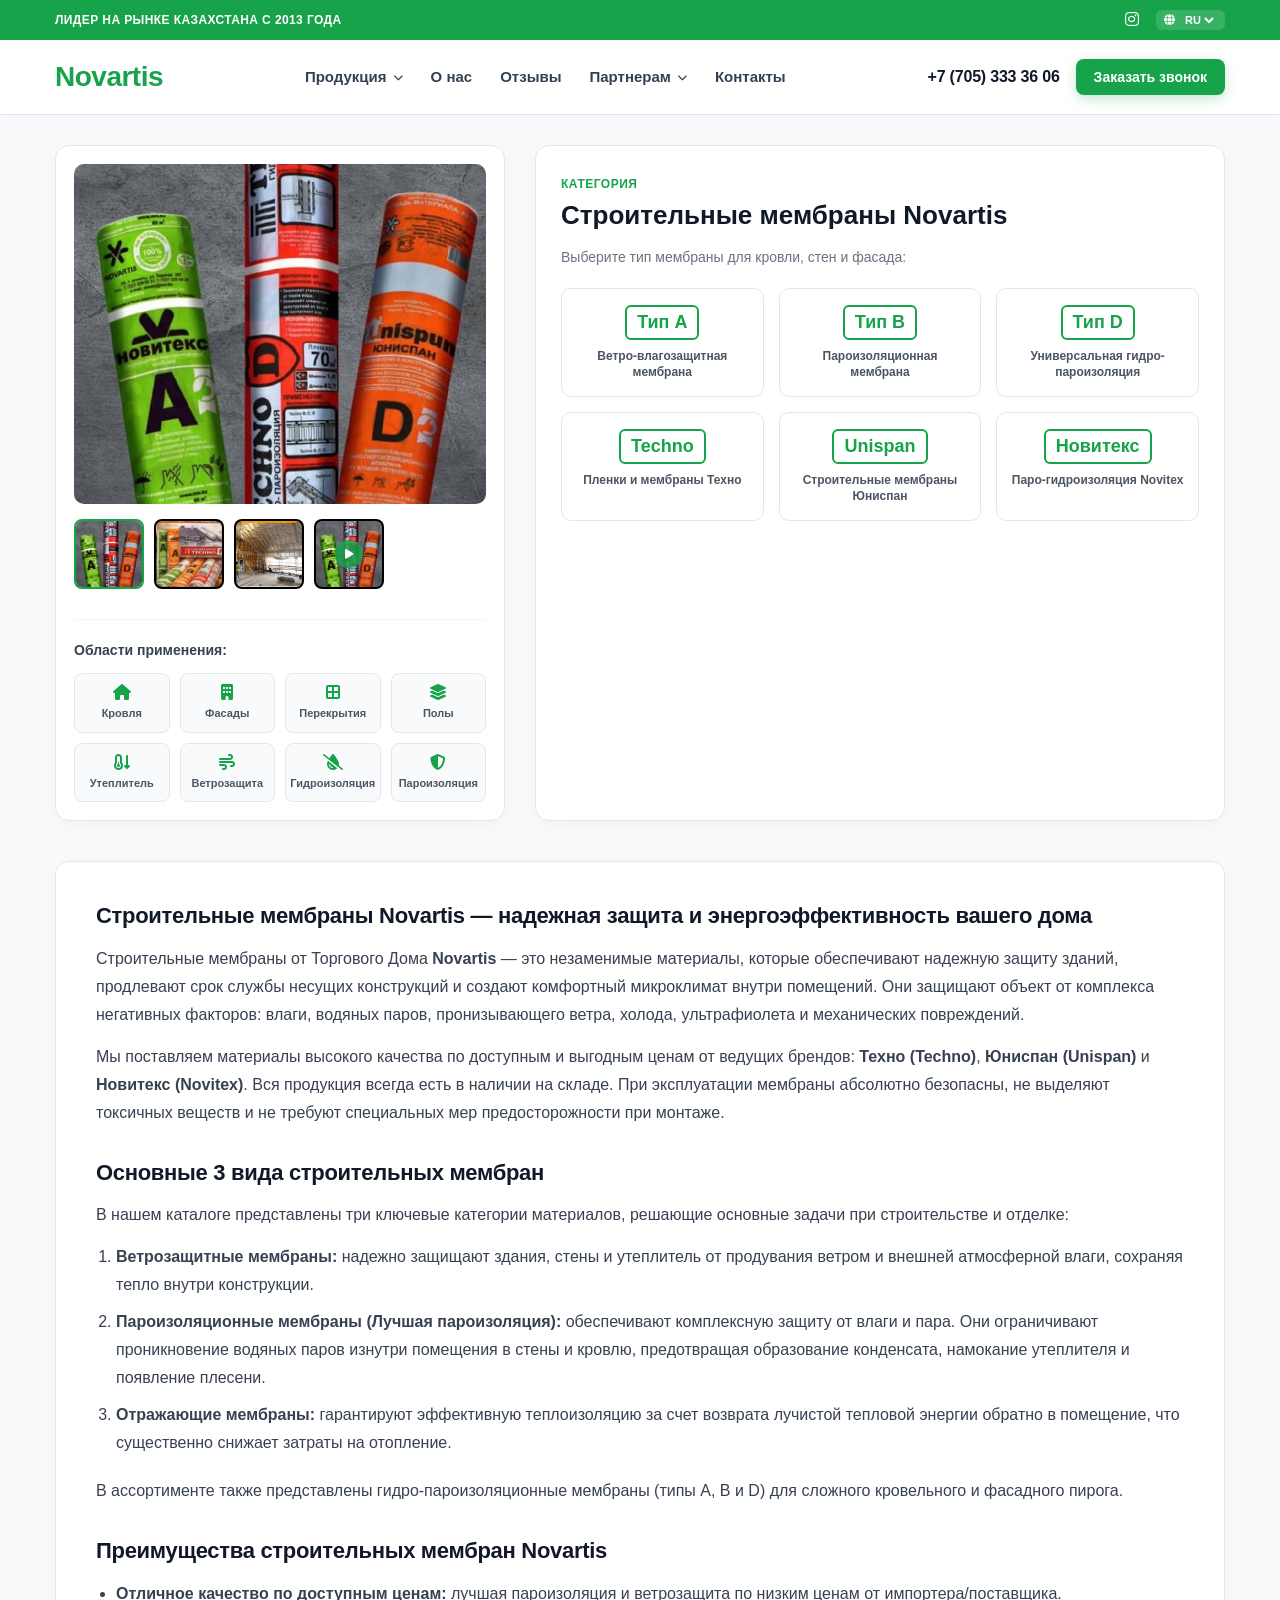
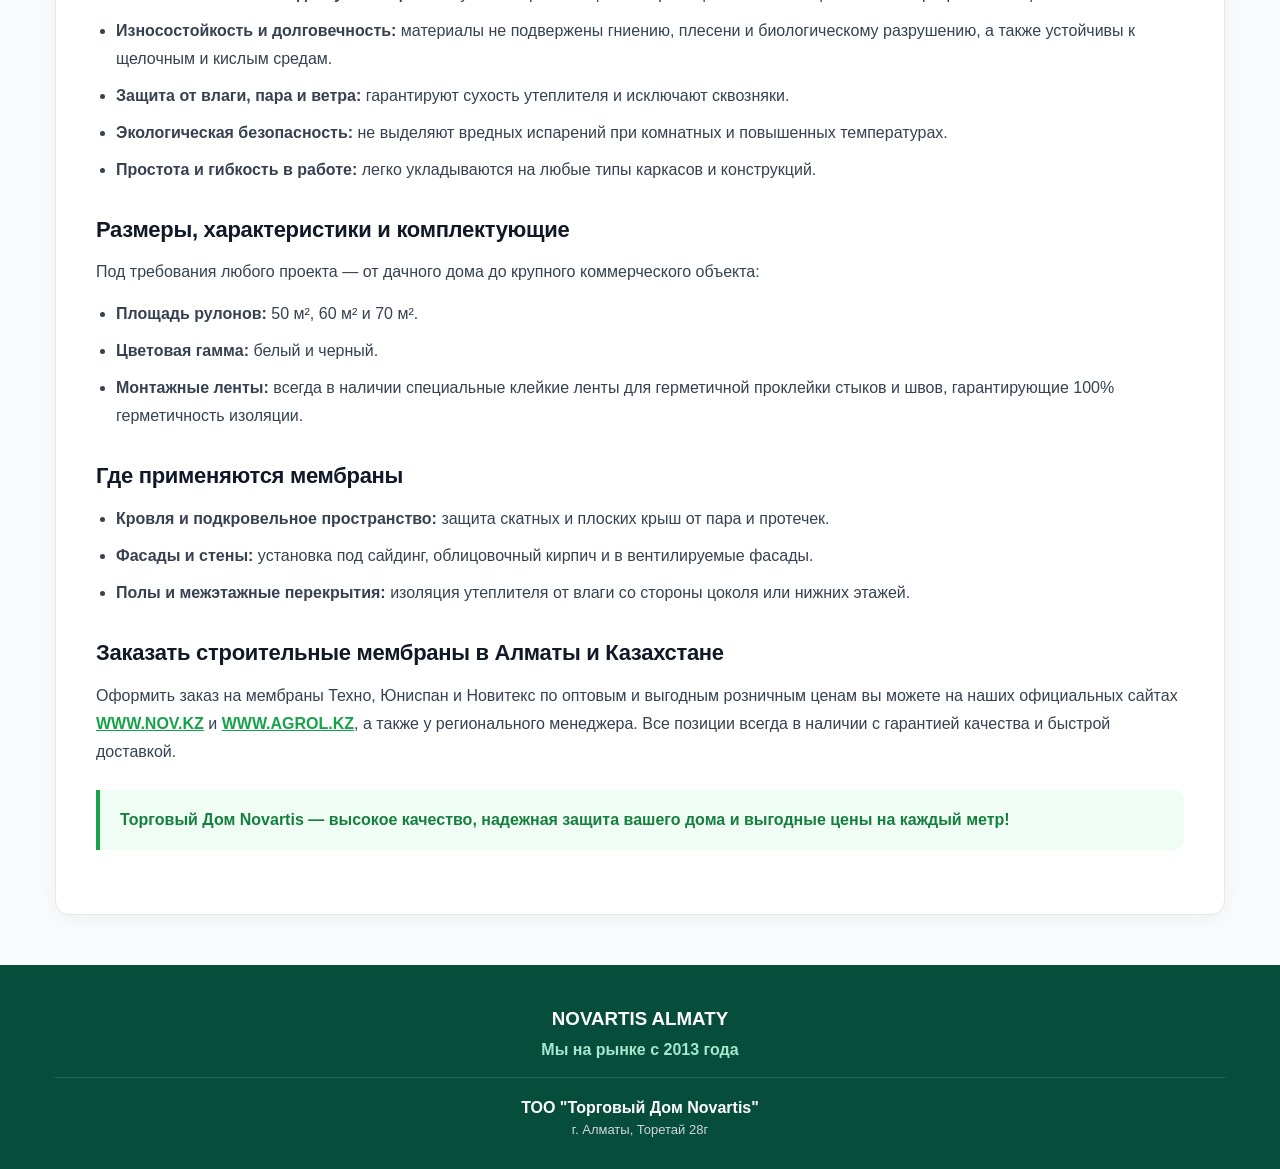
<file: membranes.html>
<!DOCTYPE html>
<html lang="ru">
<head>
    <meta charset="UTF-8">
    <meta name="viewport" content="width=device-width, initial-scale=1.0">
    <title>Строительные мембраны Techno, Unispan & Новитекс — Novartis</title>
    <link rel="stylesheet" href="style.css">
    <link rel="stylesheet" href="https://cdnjs.cloudflare.com/ajax/libs/font-awesome/6.4.0/css/all.min.css">
</head>
<body>

    <div class="top-bar">
        <div class="container top-bar-container">
            <div class="top-bar-left">
                <span>ЛИДЕР НА РЫНКЕ КАЗАХСТАНА С 2013 ГОДА</span>
            </div>
            <div class="top-bar-right">
                <div class="social-icons">
                    <a href="https://instagram.com/novartis_almaty" target="_blank" class="social-icon" title="Instagram"><i class="fa-brands fa-instagram"></i></a>
                </div>
                <div class="lang-select-box">
                    <i class="fa-solid fa-globe"></i>
                    <select id="langSelect">
                        <option value="ru" selected>RU</option>
                        <option value="kk">KK</option>
                        <option value="en">EN</option>
                    </select>
                </div>
            </div>
        </div>
    </div>

    <header class="site-header">
        <div class="container header-flex">
            <a href="index.html" class="logo-link">
                <span class="logo-green">Novartis</span>
            </a>
            <nav class="main-nav">
                <ul class="nav-list">
                    <li class="nav-element has-dropdown">
                        <a href="javascript:void(0);" class="nav-a"><span>Продукция</span> <i class="fa-solid fa-chevron-down arrow-icon"></i></a>
                        <div class="mega-box">
                            <div class="mega-grid-2col">
                                <a href="membranes.html" class="mega-card"><i class="fa-solid fa-layer-group card-ic"></i><span>Строительные мембраны</span></a>
                                <a href="agrotextile.html" class="mega-card"><i class="fa-solid fa-seedling card-ic"></i><span>Агроволокно и агроткань</span></a>
                                <a href="greenhouse-film.html" class="mega-card"><i class="fa-solid fa-warehouse card-ic"></i><span>Тепличная пленка</span></a>
                                <a href="shade-net.html" class="mega-card"><i class="fa-solid fa-border-all card-ic"></i><span>Затеняющая сетка</span></a>
                                <a href="fencing-net.html" class="mega-card"><i class="fa-solid fa-shield-cat card-ic"></i><span>Ограждающие сетки</span></a>
                            </div>
                        </div>
                    </li>
                    <li class="nav-element"><a href="about.html" class="nav-a">О нас</a></li>
                    <li class="nav-element"><a href="reviews.html" class="nav-a">Отзывы</a></li>
                    <li class="nav-element has-dropdown"><a href="javascript:void(0);" class="nav-a"><span>Партнерам</span> <i class="fa-solid fa-chevron-down arrow-icon"></i></a>
                        <div class="dropdown-box"><a href="wholesale.html" class="dropdown-item">Оптовым покупателям</a></div>
                    </li>
                    <li class="nav-element"><a href="contacts.html" class="nav-a">Контакты</a></li>
                </ul>
            </nav>
            <div class="phone-block">
                <a href="tel:+77053333606" class="phone-link">+7 (705) 333 36 06</a>
                <button type="button" class="callback-btn" id="openCallModal">Заказать звонок</button>
            </div>
        </div>
    </header>

    <div class="page-container">
        <div class="agro-top-grid">
            <div class="gallery-box">
                <div class="main-media-view" id="mainMediaBox">
                    <img src="./mem-photo1.jpg" id="mainMediaTag" alt="Строительные мембраны">
                </div>

                <div class="media-thumbs">
                    <div class="thumb-item active" onclick="switchMedia('img', './mem-photo1.jpg', this)">
                        <img src="./mem-photo1.jpg" alt="Рулоны Новитекс, Techno, Unispan">
                    </div>
                    <div class="thumb-item" onclick="switchMedia('img', './mem-photo2.jpg', this)">
                        <img src="./mem-photo2.jpg" alt="Витрина мембран">
                    </div>
                    <div class="thumb-item" onclick="switchMedia('img', './mem-photo3.jpg', this)">
                        <img src="./mem-photo3.jpg" alt="Монтаж мембраны">
                    </div>
                    <div class="thumb-item" onclick="switchMedia('video', './video_1.mp4', this)">
                        <img src="./mem-photo1.jpg" alt="Видео мембраны">
                        <div class="thumb-play-ic"><i class="fa-solid fa-play"></i></div>
                    </div>
                </div>

                <div class="crops-section">
                    <h4>Области применения:</h4>
                    <div class="crops-grid">
                        <div class="crop-badge"><i class="fa-solid fa-house"></i> Кровля</div>
                        <div class="crop-badge"><i class="fa-solid fa-building"></i> Фасады</div>
                        <div class="crop-badge"><i class="fa-solid fa-border-all"></i> Перекрытия</div>
                        <div class="crop-badge"><i class="fa-solid fa-layer-group"></i> Полы</div>
                        <div class="crop-badge"><i class="fa-solid fa-temperature-arrow-down"></i> Утеплитель</div>
                        <div class="crop-badge"><i class="fa-solid fa-wind"></i> Ветрозащита</div>
                        <div class="crop-badge"><i class="fa-solid fa-droplet-slash"></i> Гидроизоляция</div>
                        <div class="crop-badge"><i class="fa-solid fa-shield-halved"></i> Пароизоляция</div>
                    </div>
                </div>
            </div>

            <div class="products-box">
                <div class="category-title-bar">
                    <span>КАТЕГОРИЯ</span>
                    <h1>Строительные мембраны Novartis</h1>
                </div>

                <p style="color: #6b7280; font-size: 14px;">Выберите тип мембраны для кровли, стен и фасада:</p>

                <div class="density-grid">
                    <div class="density-card"><span class="density-number">Тип A</span><p>Ветро-влагозащитная мембрана</p></div>
                    <div class="density-card"><span class="density-number">Тип B</span><p>Пароизоляционная мембрана</p></div>
                    <div class="density-card"><span class="density-number">Тип D</span><p>Универсальная гидро-пароизоляция</p></div>
                    <div class="density-card"><span class="density-number">Techno</span><p>Пленки и мембраны Техно</p></div>
                    <div class="density-card"><span class="density-number">Unispan</span><p>Строительные мембраны Юниспан</p></div>
                    <div class="density-card"><span class="density-number">Новитекс</span><p>Паро-гидроизоляция Novitex</p></div>
                </div>
            </div>
        </div>

        <div class="agro-description-section">
            <h2>Строительные мембраны Novartis — надежная защита и энергоэффективность вашего дома</h2>
            <p>Строительные мембраны от Торгового Дома <strong>Novartis</strong> — это незаменимые материалы, которые обеспечивают надежную защиту зданий, продлевают срок службы несущих конструкций и создают комфортный микроклимат внутри помещений. Они защищают объект от комплекса негативных факторов: влаги, водяных паров, пронизывающего ветра, холода, ультрафиолета и механических повреждений.</p>
            <p>Мы поставляем материалы высокого качества по доступным и выгодным ценам от ведущих брендов: <strong>Техно (Techno)</strong>, <strong>Юниспан (Unispan)</strong> и <strong>Новитекс (Novitex)</strong>. Вся продукция всегда есть в наличии на складе. При эксплуатации мембраны абсолютно безопасны, не выделяют токсичных веществ и не требуют специальных мер предосторожности при монтаже.</p>

            <h2>Основные 3 вида строительных мембран</h2>
            <p>В нашем каталоге представлены три ключевые категории материалов, решающие основные задачи при строительстве и отделке:</p>
            <ol>
                <li><strong>Ветрозащитные мембраны:</strong> надежно защищают здания, стены и утеплитель от продувания ветром и внешней атмосферной влаги, сохраняя тепло внутри конструкции.</li>
                <li><strong>Пароизоляционные мембраны (Лучшая пароизоляция):</strong> обеспечивают комплексную защиту от влаги и пара. Они ограничивают проникновение водяных паров изнутри помещения в стены и кровлю, предотвращая образование конденсата, намокание утеплителя и появление плесени.</li>
                <li><strong>Отражающие мембраны:</strong> гарантируют эффективную теплоизоляцию за счет возврата лучистой тепловой энергии обратно в помещение, что существенно снижает затраты на отопление.</li>
            </ol>
            <p>В ассортименте также представлены гидро-пароизоляционные мембраны (типы A, B и D) для сложного кровельного и фасадного пирога.</p>

            <h2>Преимущества строительных мембран Novartis</h2>
            <ul>
                <li><strong>Отличное качество по доступным ценам:</strong> лучшая пароизоляция и ветрозащита по низким ценам от импортера/поставщика.</li>
                <li><strong>Износостойкость и долговечность:</strong> материалы не подвержены гниению, плесени и биологическому разрушению, а также устойчивы к щелочным и кислым средам.</li>
                <li><strong>Защита от влаги, пара и ветра:</strong> гарантируют сухость утеплителя и исключают сквозняки.</li>
                <li><strong>Экологическая безопасность:</strong> не выделяют вредных испарений при комнатных и повышенных температурах.</li>
                <li><strong>Простота и гибкость в работе:</strong> легко укладываются на любые типы каркасов и конструкций.</li>
            </ul>

            <h2>Размеры, характеристики и комплектующие</h2>
            <p>Под требования любого проекта — от дачного дома до крупного коммерческого объекта:</p>
            <ul>
                <li><strong>Площадь рулонов:</strong> 50 м², 60 м² и 70 м².</li>
                <li><strong>Цветовая гамма:</strong> белый и черный.</li>
                <li><strong>Монтажные ленты:</strong> всегда в наличии специальные клейкие ленты для герметичной проклейки стыков и швов, гарантирующие 100% герметичность изоляции.</li>
            </ul>

            <h2>Где применяются мембраны</h2>
            <ul>
                <li><strong>Кровля и подкровельное пространство:</strong> защита скатных и плоских крыш от пара и протечек.</li>
                <li><strong>Фасады и стены:</strong> установка под сайдинг, облицовочный кирпич и в вентилируемые фасады.</li>
                <li><strong>Полы и межэтажные перекрытия:</strong> изоляция утеплителя от влаги со стороны цоколя или нижних этажей.</li>
            </ul>

            <h2>Заказать строительные мембраны в Алматы и Казахстане</h2>
            <p>Оформить заказ на мембраны Техно, Юниспан и Новитекс по оптовым и выгодным розничным ценам вы можете на наших официальных сайтах <a href="https://www.nov.kz" target="_blank" style="color: #16a34a; font-weight: 700;">WWW.NOV.KZ</a> и <a href="https://www.agrol.kz" target="_blank" style="color: #16a34a; font-weight: 700;">WWW.AGROL.KZ</a>, а также у регионального менеджера. Все позиции всегда в наличии с гарантией качества и быстрой доставкой.</p>

            <div class="agro-quote-box">
                Торговый Дом Novartis — высокое качество, надежная защита вашего дома и выгодные цены на каждый метр!
            </div>
        </div>
    </div>

    <footer class="footer" style="background-color: #064e3b; color: #ffffff; padding: 40px 0 30px 0; text-align: center; margin-top: 50px;">
        <div class="container" style="display: flex; flex-direction: column; gap: 15px;">
            <div>
                <h3 style="margin-bottom: 5px;">NOVARTIS ALMATY</h3>
                <p style="color: #a8e6cf; font-weight: 600;">Мы на рынке с 2013 года</p>
            </div>
            <div style="border-top: 1px solid rgba(255,255,255,0.15); padding-top: 12px;">
                <p style="margin-top: 6px; font-weight: 600; color: #ffffff;">ТОО "Торговый Дом Novartis"</p>
                <p style="color: #d1d5db; font-size: 13px;">г. Алматы, Торетай 28г</p>
            </div>
        </div>
    </footer>

    <script>
        function switchMedia(type, src, element) {
            const box = document.getElementById('mainMediaBox');
            document.querySelectorAll('.thumb-item').forEach(el => el.classList.remove('active'));
            element.classList.add('active');
            if (type === 'img') {
                box.innerHTML = `<img src="${src}" alt="Строительные мембраны">`;
            } else if (type === 'video') {
                box.innerHTML = `<video src="${src}" controls autoplay loop style="width:100%; height:100%; object-fit:cover;"></video>`;
            }
        }
        document.addEventListener('DOMContentLoaded', function () {
            const dropdowns = document.querySelectorAll('.has-dropdown');
            dropdowns.forEach(dropdown => {
                const link = dropdown.querySelector('.nav-a');
                const megaBox = dropdown.querySelector('.mega-box') || dropdown.querySelector('.dropdown-box');
                if (link && megaBox) {
                    link.addEventListener('click', function (e) {
                        if (window.innerWidth <= 1024) {
                            e.preventDefault();
                            e.stopPropagation();
                            dropdowns.forEach(d => {
                                if (d !== dropdown) {
                                    const box = d.querySelector('.mega-box') || d.querySelector('.dropdown-box');
                                    if (box) box.style.display = 'none';
                                }
                            });
                            megaBox.style.display = (megaBox.style.display === 'block') ? 'none' : 'block';
                        }
                    });
                }
            });
            document.addEventListener('click', function (e) {
                if (window.innerWidth <= 1024 && !e.target.closest('.has-dropdown')) {
                    document.querySelectorAll('.mega-box, .dropdown-box').forEach(box => box.style.display = 'none');
                }
            });
        });
    </script>
<script>
document.addEventListener('DOMContentLoaded', function () {
    const dropdowns = document.querySelectorAll('.has-dropdown');
    const header = document.querySelector('.site-header');

    function updateMenuTop(box) {
        if (window.innerWidth <= 768 && header && box) {
            const bottom = Math.round(header.getBoundingClientRect().bottom);
            box.style.top = (bottom + 6) + 'px';
            box.style.maxHeight = 'calc(100vh - ' + (bottom + 18) + 'px)';
        } else if (box) {
            box.style.top = '';
            box.style.maxHeight = '';
        }
    }

    function closeMenus(exceptBox) {
        document.querySelectorAll('.mega-box, .dropdown-box').forEach(box => {
            if (box !== exceptBox) {
                box.classList.remove('mobile-open');
                box.style.display = '';
            }
        });
    }

    dropdowns.forEach(item => {
        const trigger = item.querySelector('.nav-a');
        const menuBox = item.querySelector('.mega-box, .dropdown-box');
        if (!trigger || !menuBox) return;

        trigger.addEventListener('click', function (e) {
            if (window.innerWidth <= 1024) {
                e.preventDefault();
                e.stopPropagation();
                const willOpen = !menuBox.classList.contains('mobile-open');
                closeMenus(menuBox);
                if (willOpen) {
                    updateMenuTop(menuBox);
                    menuBox.classList.add('mobile-open');
                    menuBox.style.display = 'block';
                } else {
                    menuBox.classList.remove('mobile-open');
                    menuBox.style.display = '';
                }
            }
        });
    });

    document.addEventListener('click', function (e) {
        if (!e.target.closest('.has-dropdown')) {
            closeMenus(null);
        }
    });

    window.addEventListener('resize', function () {
        document.querySelectorAll('.mega-box.mobile-open, .dropdown-box.mobile-open').forEach(updateMenuTop);
    });
});
</script>
</body>
<script>
    function switchMedia(type, src, element) {
        const box = document.getElementById('mainMediaBox');
        if (!box) return;
        document.querySelectorAll('.thumb-item').forEach(el => el.classList.remove('active'));
        if (element) element.classList.add('active');

        if (type === 'img') {
            box.innerHTML = `<img src="${src}" alt="Галерея продукции">`;
        } else if (type === 'video') {
            box.innerHTML = `<video src="${src}" controls autoplay loop playsinline style="width:100%; height:100%; object-fit:cover;"></video>`;
        }
    }

    document.addEventListener('DOMContentLoaded', function () {
        const dropdowns = document.querySelectorAll('.has-dropdown');

        function positionMobileBox(box) {
            const header = document.querySelector('.site-header');
            if (window.innerWidth <= 768 && header && box) {
                const rect = header.getBoundingClientRect();
                box.style.top = `${Math.max(0, Math.round(rect.bottom + 4))}px`;
            }
        }

        function closeAllDropdowns() {
            document.querySelectorAll('.mega-box, .dropdown-box').forEach(box => {
                box.style.display = 'none';
            });
        }

        dropdowns.forEach(dropdown => {
            const link = dropdown.querySelector('.nav-a');
            const box = dropdown.querySelector('.mega-box') || dropdown.querySelector('.dropdown-box');

            if (link && box) {
                link.addEventListener('click', function (e) {
                    if (window.innerWidth <= 1024) {
                        e.preventDefault();
                        e.stopPropagation();

                        const isOpen = box.style.display === 'block';
                        closeAllDropdowns();

                        if (!isOpen) {
                            positionMobileBox(box);
                            box.style.display = 'block';
                        }
                    }
                });
            }
        });

        document.addEventListener('click', function (e) {
            if (window.innerWidth <= 1024 && !e.target.closest('.has-dropdown')) {
                closeAllDropdowns();
            }
        });

        window.addEventListener('scroll', function () {
            if (window.innerWidth <= 768) {
                document.querySelectorAll('.mega-box, .dropdown-box').forEach(box => {
                    if (box.style.display === 'block') {
                        positionMobileBox(box);
                    }
                });
            }
        }, { passive: true });
    });
</script>
</html>
</file>
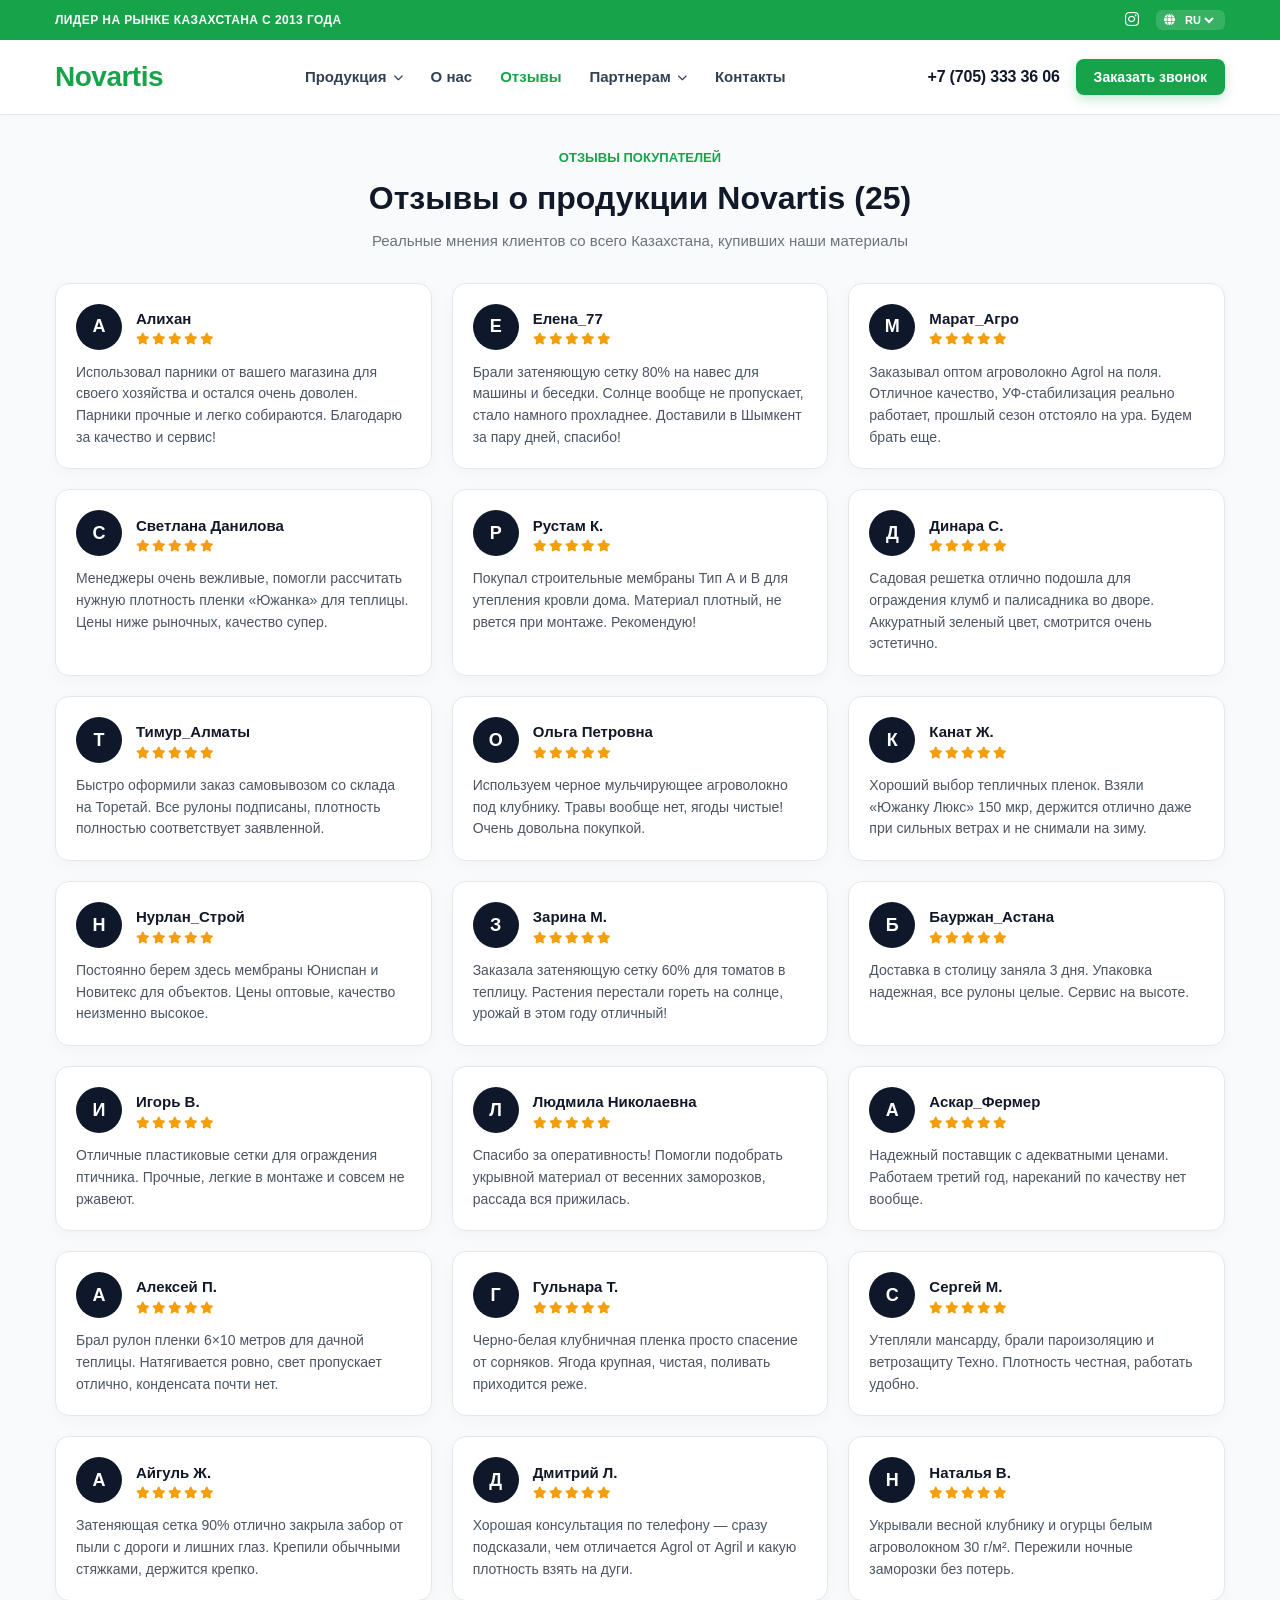
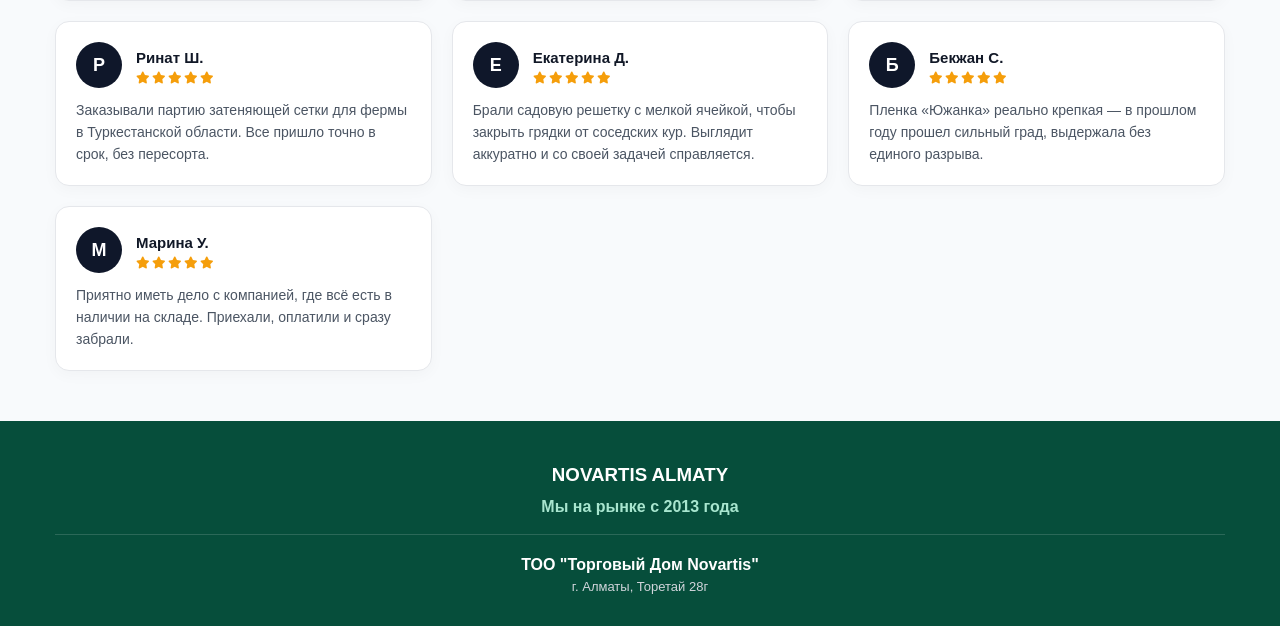
<file: reviews.html>
<!DOCTYPE html>
<html lang="ru">
<head>
    <meta charset="UTF-8">
    <meta name="viewport" content="width=device-width, initial-scale=1.0">
    <title>Отзывы клиентов (25) — Novartis</title>
    <link rel="stylesheet" href="style.css">
    <link rel="stylesheet" href="https://cdnjs.cloudflare.com/ajax/libs/font-awesome/6.4.0/css/all.min.css">
</head>
<body>

    <div class="top-bar">
        <div class="container top-bar-container">
            <div class="top-bar-left">
                <span>ЛИДЕР НА РЫНКЕ КАЗАХСТАНА С 2013 ГОДА</span>
            </div>
            <div class="top-bar-right">
                <div class="social-icons">
                    <a href="https://instagram.com/novartis_almaty" target="_blank" class="social-icon" title="Instagram"><i class="fa-brands fa-instagram"></i></a>
                </div>
                <div class="lang-select-box">
                    <i class="fa-solid fa-globe"></i>
                    <select id="langSelect">
                        <option value="ru" selected>RU</option>
                        <option value="kk">KK</option>
                        <option value="en">EN</option>
                    </select>
                </div>
            </div>
        </div>
    </div>

    <header class="site-header">
        <div class="container header-flex">
            <a href="index.html" class="logo-link">
                <span class="logo-green">Novartis</span>
            </a>
            <nav class="main-nav">
                <ul class="nav-list">
                    <li class="nav-element has-dropdown">
                        <a href="javascript:void(0);" class="nav-a"><span>Продукция</span> <i class="fa-solid fa-chevron-down arrow-icon"></i></a>
                        <div class="mega-box">
                            <div class="mega-grid-2col">
                                <a href="membranes.html" class="mega-card"><i class="fa-solid fa-layer-group card-ic"></i><span>Строительные мембраны</span></a>
                                <a href="agrotextile.html" class="mega-card"><i class="fa-solid fa-seedling card-ic"></i><span>Агроволокно и агроткань</span></a>
                                <a href="greenhouse-film.html" class="mega-card"><i class="fa-solid fa-warehouse card-ic"></i><span>Тепличная пленка</span></a>
                                <a href="shade-net.html" class="mega-card"><i class="fa-solid fa-border-all card-ic"></i><span>Затеняющая сетка</span></a>
                                <a href="fencing-net.html" class="mega-card"><i class="fa-solid fa-shield-cat card-ic"></i><span>Ограждающие сетки</span></a>
                            </div>
                        </div>
                    </li>
                    <li class="nav-element"><a href="about.html" class="nav-a">О нас</a></li>
                    <li class="nav-element"><a href="reviews.html" class="nav-a" style="color: #16a34a;">Отзывы</a></li>
                    <li class="nav-element has-dropdown"><a href="javascript:void(0);" class="nav-a"><span>Партнерам</span> <i class="fa-solid fa-chevron-down arrow-icon"></i></a>
                        <div class="dropdown-box"><a href="wholesale.html" class="dropdown-item">Оптовым покупателям</a></div>
                    </li>
                    <li class="nav-element"><a href="contacts.html" class="nav-a">Контакты</a></li>
                </ul>
            </nav>
            <div class="phone-block">
                <a href="tel:+77053333606" class="phone-link">+7 (705) 333 36 06</a>
                <button type="button" class="callback-btn" id="openCallModal">Заказать звонок</button>
            </div>
        </div>
    </header>

    <div class="page-container">
        <div style="margin-bottom: 30px; text-align: center;">
            <span style="color: #16a34a; font-size: 13px; font-weight: 800; text-transform: uppercase;">ОТЗЫВЫ ПОКУПАТЕЛЕЙ</span>
            <h1 style="font-size: 32px; color: #111827; font-weight: 900; margin-top: 5px;">Отзывы о продукции Novartis (25)</h1>
            <p style="color: #6b7280; font-size: 15px; margin-top: 8px;">Реальные мнения клиентов со всего Казахстана, купивших наши материалы</p>
        </div>

        <div class="reviews-grid" style="display: grid; grid-template-columns: repeat(auto-fit, minmax(320px, 1fr)); gap: 20px;" id="allReviewsContainer"></div>
    </div>

    <footer class="footer" style="background-color: #064e3b; color: #ffffff; padding: 40px 0 30px 0; text-align: center; margin-top: 50px;">
        <div class="container" style="display: flex; flex-direction: column; gap: 15px;">
            <div>
                <h3 style="margin-bottom: 5px;">NOVARTIS ALMATY</h3>
                <p style="color: #a8e6cf; font-weight: 600;">Мы на рынке с 2013 года</p>
            </div>
            <div style="border-top: 1px solid rgba(255,255,255,0.15); padding-top: 12px;">
                <p style="margin-top: 6px; font-weight: 600; color: #ffffff;">ТОО "Торговый Дом Novartis"</p>
                <p style="color: #d1d5db; font-size: 13px;">г. Алматы, Торетай 28г</p>
            </div>
        </div>
    </footer>

    <div class="modal-backdrop" id="callModal" style="display:none; position:fixed; top:0; left:0; width:100%; height:100%; background:rgba(0,0,0,0.5); align-items:center; justify-content:center; z-index:10000;">
        <div class="modal-card" style="background:#fff; padding:30px; border-radius:12px; position:relative; max-width:400px; width:90%;">
            <button type="button" class="modal-close" id="closeCallModal" style="position:absolute; top:10px; right:15px; background:none; border:none; font-size:24px; cursor:pointer;">&times;</button>
            <h3 style="margin-bottom:10px;">Связаться с нами</h3>
            <p style="margin-bottom:20px; color:#6b7280; font-size:14px;">Выберите удобный способ связи с отделом продаж Novartis:</p>
            <div style="display:flex; flex-direction:column; gap:10px;">
                <a href="tel:+77053333606" style="background:#16a34a; color:#fff; padding:12px; border-radius:8px; text-align:center; text-decoration:none; font-weight:700;"><i class="fa-solid fa-phone"></i> Позвонить</a>
                <a href="https://wa.me/77053333606" target="_blank" style="background:#25d366; color:#fff; padding:12px; border-radius:8px; text-align:center; text-decoration:none; font-weight:700;"><i class="fa-brands fa-whatsapp"></i> Написать в WhatsApp</a>
            </div>
        </div>
    </div>

    <script>
        const reviewsList = [
            { author: "Алихан", text: "Использовал парники от вашего магазина для своего хозяйства и остался очень доволен. Парники прочные и легко собираются. Благодарю за качество и сервис!" },
            { author: "Елена_77", text: "Брали затеняющую сетку 80% на навес для машины и беседки. Солнце вообще не пропускает, стало намного прохладнее. Доставили в Шымкент за пару дней, спасибо!" },
            { author: "Марат_Агро", text: "Заказывал оптом агроволокно Agrol на поля. Отличное качество, УФ-стабилизация реально работает, прошлый сезон отстояло на ура. Будем брать еще." },
            { author: "Светлана Данилова", text: "Менеджеры очень вежливые, помогли рассчитать нужную плотность пленки «Южанка» для теплицы. Цены ниже рыночных, качество супер." },
            { author: "Рустам К.", text: "Покупал строительные мембраны Тип А и В для утепления кровли дома. Материал плотный, не рвется при монтаже. Рекомендую!" },
            { author: "Динара С.", text: "Садовая решетка отлично подошла для ограждения клумб и палисадника во дворе. Аккуратный зеленый цвет, смотрится очень эстетично." },
            { author: "Тимур_Алматы", text: "Быстро оформили заказ самовывозом со склада на Торетай. Все рулоны подписаны, плотность полностью соответствует заявленной." },
            { author: "Ольга Петровна", text: "Используем черное мульчирующее агроволокно под клубнику. Травы вообще нет, ягоды чистые! Очень довольна покупкой." },
            { author: "Канат Ж.", text: "Хороший выбор тепличных пленок. Взяли «Южанку Люкс» 150 мкр, держится отлично даже при сильных ветрах и не снимали на зиму." },
            { author: "Нурлан_Строй", text: "Постоянно берем здесь мембраны Юниспан и Новитекс для объектов. Цены оптовые, качество неизменно высокое." },
            { author: "Зарина М.", text: "Заказала затеняющую сетку 60% для томатов в теплицу. Растения перестали гореть на солнце, урожай в этом году отличный!" },
            { author: "Бауржан_Астана", text: "Доставка в столицу заняла 3 дня. Упаковка надежная, все рулоны целые. Сервис на высоте." },
            { author: "Игорь В.", text: "Отличные пластиковые сетки для ограждения птичника. Прочные, легкие в монтаже и совсем не ржавеют." },
            { author: "Людмила Николаевна", text: "Спасибо за оперативность! Помогли подобрать укрывной материал от весенних заморозков, рассада вся прижилась." },
            { author: "Аскар_Фермер", text: "Надежный поставщик с адекватными ценами. Работаем третий год, нареканий по качеству нет вообще." },
            { author: "Алексей П.", text: "Брал рулон пленки 6×10 метров для дачной теплицы. Натягивается ровно, свет пропускает отлично, конденсата почти нет." },
            { author: "Гульнара Т.", text: "Черно-белая клубничная пленка просто спасение от сорняков. Ягода крупная, чистая, поливать приходится реже." },
            { author: "Сергей М.", text: "Утепляли мансарду, брали пароизоляцию и ветрозащиту Техно. Плотность честная, работать удобно." },
            { author: "Айгуль Ж.", text: "Затеняющая сетка 90% отлично закрыла забор от пыли с дороги и лишних глаз. Крепили обычными стяжками, держится крепко." },
            { author: "Дмитрий Л.", text: "Хорошая консультация по телефону — сразу подсказали, чем отличается Agrol от Agril и какую плотность взять на дуги." },
            { author: "Наталья В.", text: "Укрывали весной клубнику и огурцы белым агроволокном 30 г/м². Пережили ночные заморозки без потерь." },
            { author: "Ринат Ш.", text: "Заказывали партию затеняющей сетки для фермы в Туркестанской области. Все пришло точно в срок, без пересорта." },
            { author: "Екатерина Д.", text: "Брали садовую решетку с мелкой ячейкой, чтобы закрыть грядки от соседских кур. Выглядит аккуратно и со своей задачей справляется." },
            { author: "Бекжан С.", text: "Пленка «Южанка» реально крепкая — в прошлом году прошел сильный град, выдержала без единого разрыва." },
            { author: "Марина У.", text: "Приятно иметь дело с компанией, где всё есть в наличии на складе. Приехали, оплатили и сразу забрали." }
        ];

        const container = document.getElementById('allReviewsContainer');
        container.innerHTML = reviewsList.map(item => {
            const firstLetter = item.author.charAt(0).toUpperCase();
            return `
                <div class="review-card">
                    <div class="review-header">
                        <div class="review-avatar">${firstLetter}</div>
                        <div class="review-meta">
                            <div class="review-author">${item.author}</div>
                            <div class="review-stars">
                                <i class="fa-solid fa-star"></i>
                                <i class="fa-solid fa-star"></i>
                                <i class="fa-solid fa-star"></i>
                                <i class="fa-solid fa-star"></i>
                                <i class="fa-solid fa-star"></i>
                            </div>
                        </div>
                    </div>
                    <p class="review-text">${item.text}</p>
                </div>
            `;
        }).join('');

        const callModal = document.getElementById('callModal');
        const openCallModalBtn = document.getElementById('openCallModal');
        const closeCallModalBtn = document.getElementById('closeCallModal');
        if (openCallModalBtn) openCallModalBtn.addEventListener('click', () => callModal.style.display = 'flex');
        if (closeCallModalBtn) closeCallModalBtn.addEventListener('click', () => callModal.style.display = 'none');
        window.addEventListener('click', (e) => { if (e.target === callModal) callModal.style.display = 'none'; });

        document.addEventListener('DOMContentLoaded', function () {
            const dropdowns = document.querySelectorAll('.has-dropdown');

            function positionMobileBox(box) {
                const header = document.querySelector('.site-header');
                if (window.innerWidth <= 768 && header && box) {
                    const rect = header.getBoundingClientRect();
                    box.style.top = `${Math.max(0, Math.round(rect.bottom + 4))}px`;
                }
            }

            function closeAllDropdowns() {
                document.querySelectorAll('.mega-box, .dropdown-box').forEach(box => {
                    box.style.display = 'none';
                });
            }

            dropdowns.forEach(dropdown => {
                const link = dropdown.querySelector('.nav-a');
                const box = dropdown.querySelector('.mega-box') || dropdown.querySelector('.dropdown-box');
                if (link && box) {
                    link.addEventListener('click', function (e) {
                        if (window.innerWidth <= 1024) {
                            e.preventDefault();
                            e.stopPropagation();
                            const isOpen = box.style.display === 'block';
                            closeAllDropdowns();
                            if (!isOpen) {
                                positionMobileBox(box);
                                box.style.display = 'block';
                            }
                        }
                    });
                }
            });

            document.addEventListener('click', function (e) {
                if (window.innerWidth <= 1024 && !e.target.closest('.has-dropdown')) {
                    closeAllDropdowns();
                }
            });

            window.addEventListener('scroll', function () {
                if (window.innerWidth <= 768) {
                    document.querySelectorAll('.mega-box, .dropdown-box').forEach(box => {
                        if (box.style.display === 'block') {
                            positionMobileBox(box);
                        }
                    });
                }
            }, { passive: true });
        });
    </script>
</body>
<script>
document.addEventListener('DOMContentLoaded', function () {
    const dropdowns = document.querySelectorAll('.has-dropdown');
    const header = document.querySelector('.site-header');

    function updateMenuTop(box) {
        if (window.innerWidth <= 768 && header && box) {
            const bottom = Math.round(header.getBoundingClientRect().bottom);
            box.style.top = (bottom + 6) + 'px';
            box.style.maxHeight = 'calc(100vh - ' + (bottom + 18) + 'px)';
        } else if (box) {
            box.style.top = '';
            box.style.maxHeight = '';
        }
    }

    function closeMenus(exceptBox) {
        document.querySelectorAll('.mega-box, .dropdown-box').forEach(box => {
            if (box !== exceptBox) {
                box.classList.remove('mobile-open');
                box.style.display = '';
            }
        });
    }

    dropdowns.forEach(item => {
        const trigger = item.querySelector('.nav-a');
        const menuBox = item.querySelector('.mega-box, .dropdown-box');
        if (!trigger || !menuBox) return;

        trigger.addEventListener('click', function (e) {
            if (window.innerWidth <= 1024) {
                e.preventDefault();
                e.stopPropagation();
                const willOpen = !menuBox.classList.contains('mobile-open');
                closeMenus(menuBox);
                if (willOpen) {
                    updateMenuTop(menuBox);
                    menuBox.classList.add('mobile-open');
                    menuBox.style.display = 'block';
                } else {
                    menuBox.classList.remove('mobile-open');
                    menuBox.style.display = '';
                }
            }
        });
    });

    document.addEventListener('click', function (e) {
        if (!e.target.closest('.has-dropdown')) {
            closeMenus(null);
        }
    });

    window.addEventListener('resize', function () {
        document.querySelectorAll('.mega-box.mobile-open, .dropdown-box.mobile-open').forEach(updateMenuTop);
    });
});
</script>
</html>
</file>
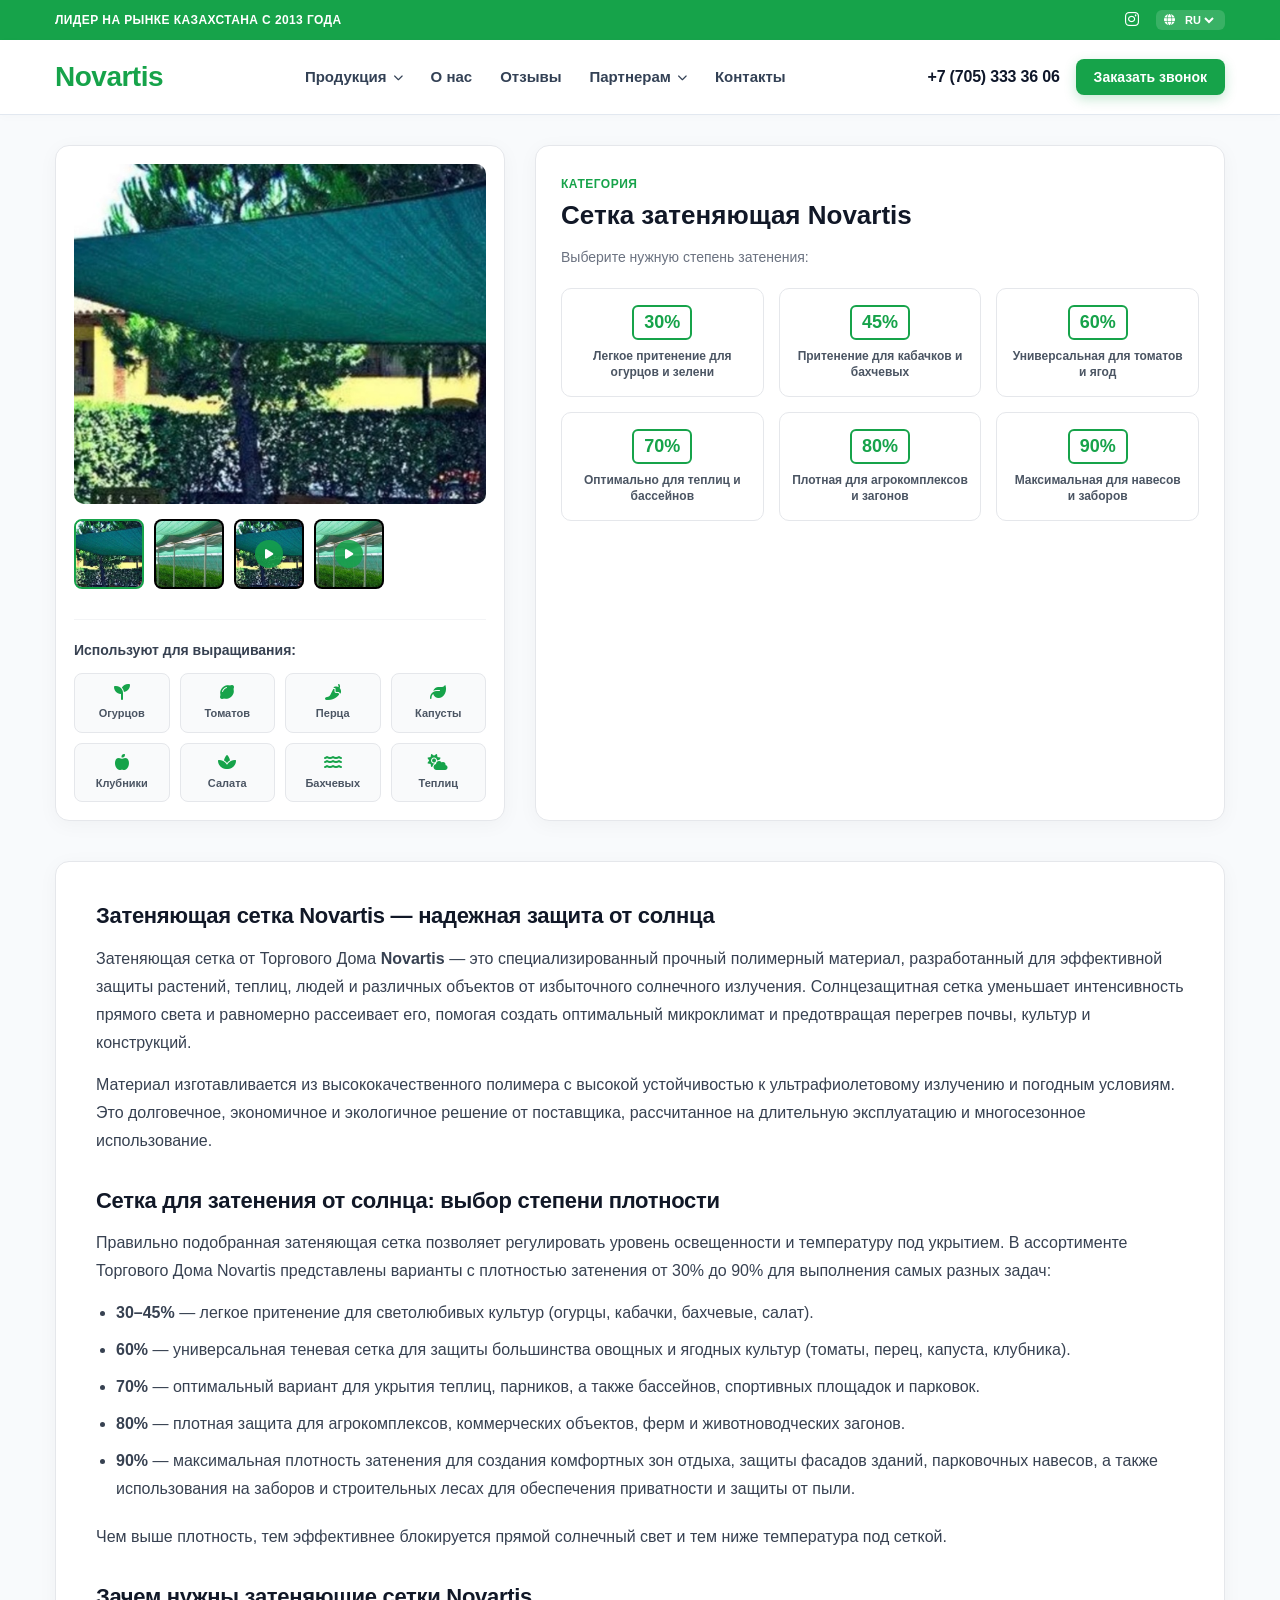
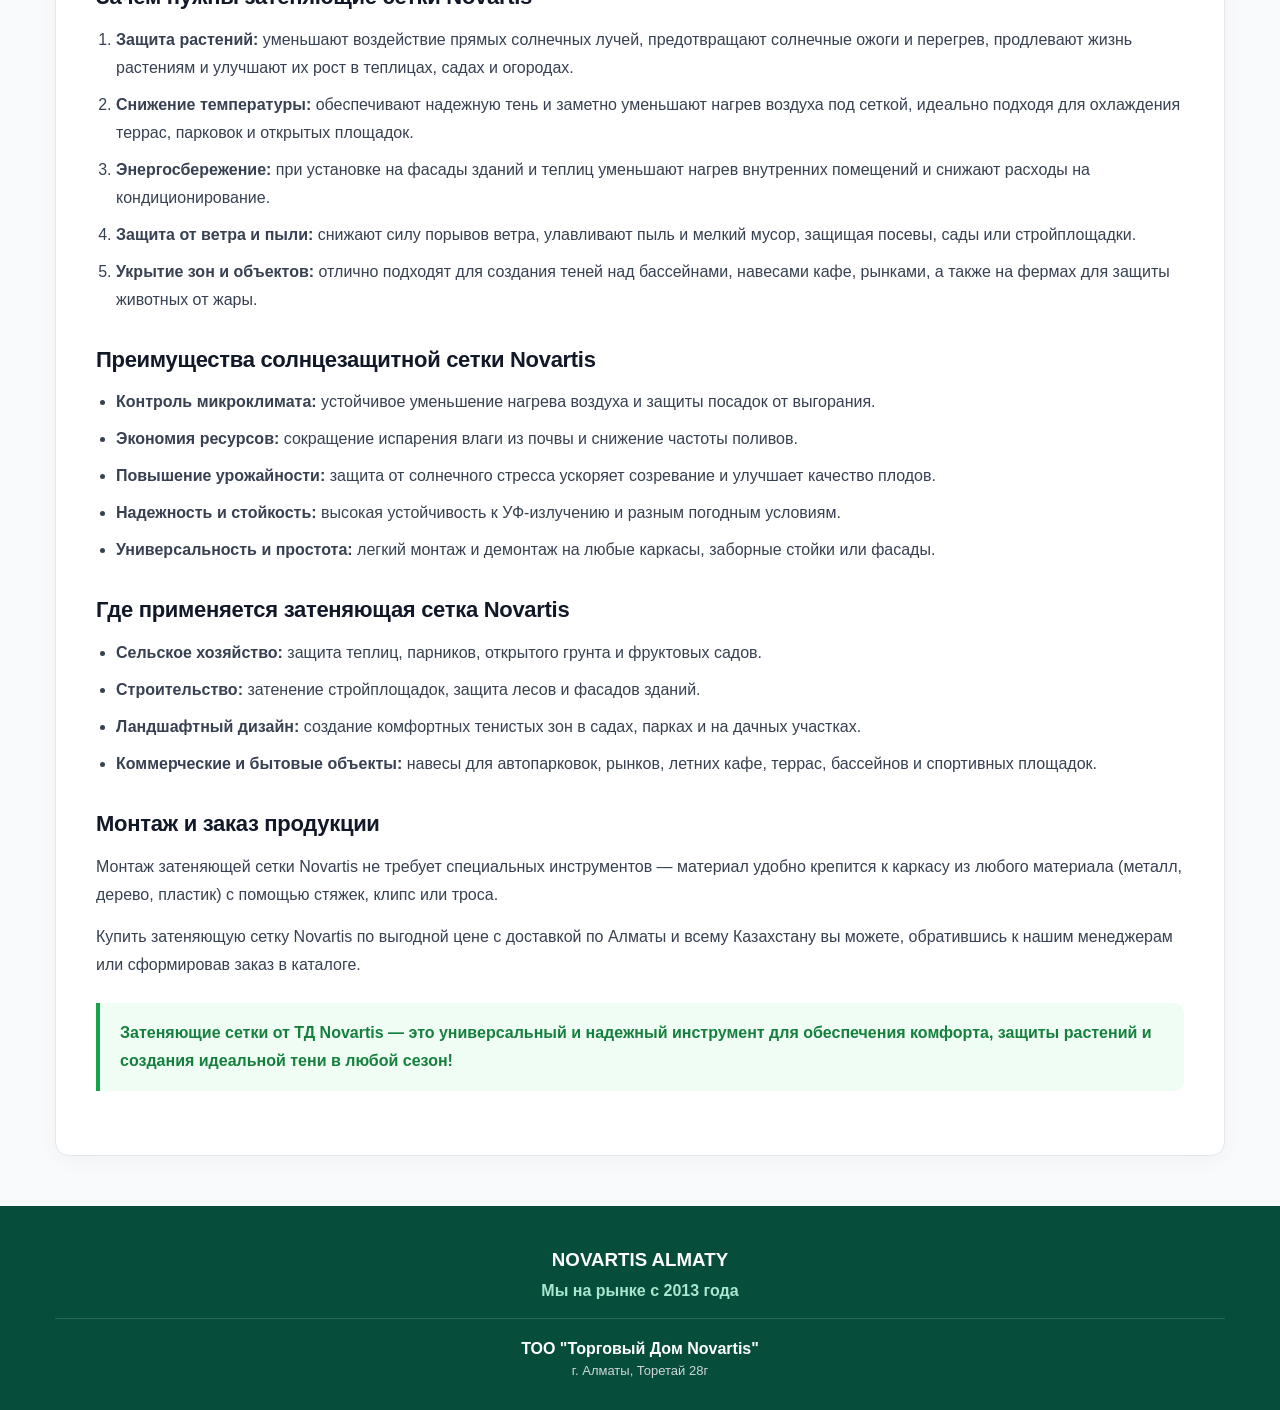
<file: shade-net.html>
<!DOCTYPE html>
<html lang="ru">
<head>
    <meta charset="UTF-8">
    <meta name="viewport" content="width=device-width, initial-scale=1.0">
    <title>Затеняющая сетка — Novartis</title>
    <link rel="stylesheet" href="style.css">
    <link rel="stylesheet" href="https://cdnjs.cloudflare.com/ajax/libs/font-awesome/6.4.0/css/all.min.css">
</head>
<body>

    <div class="top-bar">
        <div class="container top-bar-container">
            <div class="top-bar-left">
                <span>ЛИДЕР НА РЫНКЕ КАЗАХСТАНА С 2013 ГОДА</span>
            </div>
            <div class="top-bar-right">
                <div class="social-icons">
                    <a href="https://instagram.com/novartis_almaty" target="_blank" class="social-icon" title="Instagram"><i class="fa-brands fa-instagram"></i></a>
                </div>
                <div class="lang-select-box">
                    <i class="fa-solid fa-globe"></i>
                    <select id="langSelect">
                        <option value="ru" selected>RU</option>
                        <option value="kk">KK</option>
                        <option value="en">EN</option>
                    </select>
                </div>
            </div>
        </div>
    </div>

    <header class="site-header">
        <div class="container header-flex">
            <a href="index.html" class="logo-link">
                <span class="logo-green">Novartis</span>
            </a>
            <nav class="main-nav">
                <ul class="nav-list">
                    <li class="nav-element has-dropdown">
                        <a href="javascript:void(0);" class="nav-a"><span>Продукция</span> <i class="fa-solid fa-chevron-down arrow-icon"></i></a>
                        <div class="mega-box">
                            <div class="mega-grid-2col">
                                <a href="membranes.html" class="mega-card"><i class="fa-solid fa-layer-group card-ic"></i><span>Строительные мембраны</span></a>
                                <a href="agrotextile.html" class="mega-card"><i class="fa-solid fa-seedling card-ic"></i><span>Агроволокно и агроткань</span></a>
                                <a href="greenhouse-film.html" class="mega-card"><i class="fa-solid fa-warehouse card-ic"></i><span>Тепличная пленка</span></a>
                                <a href="shade-net.html" class="mega-card"><i class="fa-solid fa-border-all card-ic"></i><span>Затеняющая сетка</span></a>
                                <a href="fencing-net.html" class="mega-card"><i class="fa-solid fa-shield-cat card-ic"></i><span>Ограждающие сетки</span></a>
                            </div>
                        </div>
                    </li>
                    <li class="nav-element"><a href="about.html" class="nav-a">О нас</a></li>
                    <li class="nav-element"><a href="reviews.html" class="nav-a">Отзывы</a></li>
                    <li class="nav-element has-dropdown"><a href="javascript:void(0);" class="nav-a"><span>Партнерам</span> <i class="fa-solid fa-chevron-down arrow-icon"></i></a>
                        <div class="dropdown-box"><a href="wholesale.html" class="dropdown-item">Оптовым покупателям</a></div>
                    </li>
                    <li class="nav-element"><a href="contacts.html" class="nav-a">Контакты</a></li>
                </ul>
            </nav>
            <div class="phone-block">
                <a href="tel:+77053333606" class="phone-link">+7 (705) 333 36 06</a>
                <button type="button" class="callback-btn" id="openCallModal">Заказать звонок</button>
            </div>
        </div>
    </header>

    <div class="page-container">
        <div class="agro-top-grid">
            <div class="gallery-box">
                <div class="main-media-view" id="mainMediaBox">
                    <img src="./shade-photo1.jpg" id="mainMediaTag" alt="Теневой навес из затеняющей сетки">
                </div>

                <div class="media-thumbs">
                    <div class="thumb-item active" onclick="switchMedia('img', './shade-photo1.jpg', this)">
                        <img src="./shade-photo1.jpg" alt="Теневой навес">
                    </div>
                    <div class="thumb-item" onclick="switchMedia('img', './shade-photo2.jpg', this)">
                        <img src="./shade-photo2.jpg" alt="Теплица с сеткой">
                    </div>
                    <div class="thumb-item" onclick="switchMedia('video', './shade-video1.mp4', this)">
                        <img src="./shade-photo1.jpg" alt="Видео 1">
                        <div class="thumb-play-ic"><i class="fa-solid fa-play"></i></div>
                    </div>
                    <div class="thumb-item" onclick="switchMedia('video', './shade-video2.mp4', this)">
                        <img src="./shade-photo2.jpg" alt="Видео 2">
                        <div class="thumb-play-ic"><i class="fa-solid fa-play"></i></div>
                    </div>
                </div>

                <div class="crops-section">
                    <h4>Используют для выращивания:</h4>
                    <div class="crops-grid">
                        <div class="crop-badge"><i class="fa-solid fa-seedling"></i> Огурцов</div>
                        <div class="crop-badge"><i class="fa-solid fa-lemon"></i> Томатов</div>
                        <div class="crop-badge"><i class="fa-solid fa-pepper-hot"></i> Перца</div>
                        <div class="crop-badge"><i class="fa-solid fa-leaf"></i> Капусты</div>
                        <div class="crop-badge"><i class="fa-solid fa-apple-whole"></i> Клубники</div>
                        <div class="crop-badge"><i class="fa-solid fa-spa"></i> Салата</div>
                        <div class="crop-badge"><i class="fa-solid fa-water"></i> Бахчевых</div>
                        <div class="crop-badge"><i class="fa-solid fa-cloud-sun"></i> Теплиц</div>
                    </div>
                </div>
            </div>

            <div class="products-box">
                <div class="category-title-bar">
                    <span>КАТЕГОРИЯ</span>
                    <h1>Сетка затеняющая Novartis</h1>
                </div>

                <p style="color: #6b7280; font-size: 14px;">Выберите нужную степень затенения:</p>

                <div class="density-grid">
                    <div class="density-card"><span class="density-number">30%</span><p>Легкое притенение для огурцов и зелени</p></div>
                    <div class="density-card"><span class="density-number">45%</span><p>Притенение для кабачков и бахчевых</p></div>
                    <div class="density-card"><span class="density-number">60%</span><p>Универсальная для томатов и ягод</p></div>
                    <div class="density-card"><span class="density-number">70%</span><p>Оптимально для теплиц и бассейнов</p></div>
                    <div class="density-card"><span class="density-number">80%</span><p>Плотная для агрокомплексов и загонов</p></div>
                    <div class="density-card"><span class="density-number">90%</span><p>Максимальная для навесов и заборов</p></div>
                </div>
            </div>
        </div>

        <div class="agro-description-section">
            <h2>Затеняющая сетка Novartis — надежная защита от солнца</h2>
            <p>Затеняющая сетка от Торгового Дома <strong>Novartis</strong> — это специализированный прочный полимерный материал, разработанный для эффективной защиты растений, теплиц, людей и различных объектов от избыточного солнечного излучения. Солнцезащитная сетка уменьшает интенсивность прямого света и равномерно рассеивает его, помогая создать оптимальный микроклимат и предотвращая перегрев почвы, культур и конструкций.</p>
            <p>Материал изготавливается из высококачественного полимера с высокой устойчивостью к ультрафиолетовому излучению и погодным условиям. Это долговечное, экономичное и экологичное решение от поставщика, рассчитанное на длительную эксплуатацию и многосезонное использование.</p>

            <h2>Сетка для затенения от солнца: выбор степени плотности</h2>
            <p>Правильно подобранная затеняющая сетка позволяет регулировать уровень освещенности и температуру под укрытием. В ассортименте Торгового Дома Novartis представлены варианты с плотностью затенения от 30% до 90% для выполнения самых разных задач:</p>
            <ul>
                <li><strong>30–45%</strong> — легкое притенение для светолюбивых культур (огурцы, кабачки, бахчевые, салат).</li>
                <li><strong>60%</strong> — универсальная теневая сетка для защиты большинства овощных и ягодных культур (томаты, перец, капуста, клубника).</li>
                <li><strong>70%</strong> — оптимальный вариант для укрытия теплиц, парников, а также бассейнов, спортивных площадок и парковок.</li>
                <li><strong>80%</strong> — плотная защита для агрокомплексов, коммерческих объектов, ферм и животноводческих загонов.</li>
                <li><strong>90%</strong> — максимальная плотность затенения для создания комфортных зон отдыха, защиты фасадов зданий, парковочных навесов, а также использования на заборов и строительных лесах для обеспечения приватности и защиты от пыли.</li>
            </ul>
            <p>Чем выше плотность, тем эффективнее блокируется прямой солнечный свет и тем ниже температура под сеткой.</p>

            <h2>Зачем нужны затеняющие сетки Novartis</h2>
            <ol>
                <li><strong>Защита растений:</strong> уменьшают воздействие прямых солнечных лучей, предотвращают солнечные ожоги и перегрев, продлевают жизнь растениям и улучшают их рост в теплицах, садах и огородах.</li>
                <li><strong>Снижение температуры:</strong> обеспечивают надежную тень и заметно уменьшают нагрев воздуха под сеткой, идеально подходя для охлаждения террас, парковок и открытых площадок.</li>
                <li><strong>Энергосбережение:</strong> при установке на фасады зданий и теплиц уменьшают нагрев внутренних помещений и снижают расходы на кондиционирование.</li>
                <li><strong>Защита от ветра и пыли:</strong> снижают силу порывов ветра, улавливают пыль и мелкий мусор, защищая посевы, сады или стройплощадки.</li>
                <li><strong>Укрытие зон и объектов:</strong> отлично подходят для создания теней над бассейнами, навесами кафе, рынками, а также на фермах для защиты животных от жары.</li>
            </ol>

            <h2>Преимущества солнцезащитной сетки Novartis</h2>
            <ul>
                <li><strong>Контроль микроклимата:</strong> устойчивое уменьшение нагрева воздуха и защиты посадок от выгорания.</li>
                <li><strong>Экономия ресурсов:</strong> сокращение испарения влаги из почвы и снижение частоты поливов.</li>
                <li><strong>Повышение урожайности:</strong> защита от солнечного стресса ускоряет созревание и улучшает качество плодов.</li>
                <li><strong>Надежность и стойкость:</strong> высокая устойчивость к УФ-излучению и разным погодным условиям.</li>
                <li><strong>Универсальность и простота:</strong> легкий монтаж и демонтаж на любые каркасы, заборные стойки или фасады.</li>
            </ul>

            <h2>Где применяется затеняющая сетка Novartis</h2>
            <ul>
                <li><strong>Сельское хозяйство:</strong> защита теплиц, парников, открытого грунта и фруктовых садов.</li>
                <li><strong>Строительство:</strong> затенение стройплощадок, защита лесов и фасадов зданий.</li>
                <li><strong>Ландшафтный дизайн:</strong> создание комфортных тенистых зон в садах, парках и на дачных участках.</li>
                <li><strong>Коммерческие и бытовые объекты:</strong> навесы для автопарковок, рынков, летних кафе, террас, бассейнов и спортивных площадок.</li>
            </ul>

            <h2>Монтаж и заказ продукции</h2>
            <p>Монтаж затеняющей сетки Novartis не требует специальных инструментов — материал удобно крепится к каркасу из любого материала (металл, дерево, пластик) с помощью стяжек, клипс или троса.</p>
            <p>Купить затеняющую сетку Novartis по выгодной цене с доставкой по Алматы и всему Казахстану вы можете, обратившись к нашим менеджерам или сформировав заказ в каталоге.</p>

            <div class="agro-quote-box">
                Затеняющие сетки от ТД Novartis — это универсальный и надежный инструмент для обеспечения комфорта, защиты растений и создания идеальной тени в любой сезон!
            </div>
        </div>
    </div>

    <footer class="footer" style="background-color: #064e3b; color: #ffffff; padding: 40px 0 30px 0; text-align: center; margin-top: 50px;">
        <div class="container" style="display: flex; flex-direction: column; gap: 15px;">
            <div>
                <h3 style="margin-bottom: 5px;">NOVARTIS ALMATY</h3>
                <p style="color: #a8e6cf; font-weight: 600;">Мы на рынке с 2013 года</p>
            </div>
            <div style="border-top: 1px solid rgba(255,255,255,0.15); padding-top: 12px;">
                <p style="margin-top: 6px; font-weight: 600; color: #ffffff;">ТОО "Торговый Дом Novartis"</p>
                <p style="color: #d1d5db; font-size: 13px;">г. Алматы, Торетай 28г</p>
            </div>
        </div>
    </footer>

    <script>
        function switchMedia(type, src, element) {
            const box = document.getElementById('mainMediaBox');
            document.querySelectorAll('.thumb-item').forEach(el => el.classList.remove('active'));
            element.classList.add('active');
            if (type === 'img') {
                box.innerHTML = `<img src="${src}" alt="Затеняющая сетка">`;
            } else if (type === 'video') {
                box.innerHTML = `<video src="${src}" controls autoplay loop style="width:100%; height:100%; object-fit:cover;"></video>`;
            }
        }
        document.addEventListener('DOMContentLoaded', function () {
            const dropdowns = document.querySelectorAll('.has-dropdown');
            dropdowns.forEach(dropdown => {
                const link = dropdown.querySelector('.nav-a');
                const megaBox = dropdown.querySelector('.mega-box') || dropdown.querySelector('.dropdown-box');
                if (link && megaBox) {
                    link.addEventListener('click', function (e) {
                        if (window.innerWidth <= 1024) {
                            e.preventDefault();
                            e.stopPropagation();
                            dropdowns.forEach(d => {
                                if (d !== dropdown) {
                                    const box = d.querySelector('.mega-box') || d.querySelector('.dropdown-box');
                                    if (box) box.style.display = 'none';
                                }
                            });
                            megaBox.style.display = (megaBox.style.display === 'block') ? 'none' : 'block';
                        }
                    });
                }
            });
            document.addEventListener('click', function (e) {
                if (window.innerWidth <= 1024 && !e.target.closest('.has-dropdown')) {
                    document.querySelectorAll('.mega-box, .dropdown-box').forEach(box => box.style.display = 'none');
                }
            });
        });
    </script>
<script>
document.addEventListener('DOMContentLoaded', function () {
    const dropdowns = document.querySelectorAll('.has-dropdown');
    const header = document.querySelector('.site-header');

    function updateMenuTop(box) {
        if (window.innerWidth <= 768 && header && box) {
            const bottom = Math.round(header.getBoundingClientRect().bottom);
            box.style.top = (bottom + 6) + 'px';
            box.style.maxHeight = 'calc(100vh - ' + (bottom + 18) + 'px)';
        } else if (box) {
            box.style.top = '';
            box.style.maxHeight = '';
        }
    }

    function closeMenus(exceptBox) {
        document.querySelectorAll('.mega-box, .dropdown-box').forEach(box => {
            if (box !== exceptBox) {
                box.classList.remove('mobile-open');
                box.style.display = '';
            }
        });
    }

    dropdowns.forEach(item => {
        const trigger = item.querySelector('.nav-a');
        const menuBox = item.querySelector('.mega-box, .dropdown-box');
        if (!trigger || !menuBox) return;

        trigger.addEventListener('click', function (e) {
            if (window.innerWidth <= 1024) {
                e.preventDefault();
                e.stopPropagation();
                const willOpen = !menuBox.classList.contains('mobile-open');
                closeMenus(menuBox);
                if (willOpen) {
                    updateMenuTop(menuBox);
                    menuBox.classList.add('mobile-open');
                    menuBox.style.display = 'block';
                } else {
                    menuBox.classList.remove('mobile-open');
                    menuBox.style.display = '';
                }
            }
        });
    });

    document.addEventListener('click', function (e) {
        if (!e.target.closest('.has-dropdown')) {
            closeMenus(null);
        }
    });

    window.addEventListener('resize', function () {
        document.querySelectorAll('.mega-box.mobile-open, .dropdown-box.mobile-open').forEach(updateMenuTop);
    });
});
</script>
</body>
<script>
    function switchMedia(type, src, element) {
        const box = document.getElementById('mainMediaBox');
        if (!box) return;
        document.querySelectorAll('.thumb-item').forEach(el => el.classList.remove('active'));
        if (element) element.classList.add('active');

        if (type === 'img') {
            box.innerHTML = `<img src="${src}" alt="Галерея продукции">`;
        } else if (type === 'video') {
            box.innerHTML = `<video src="${src}" controls autoplay loop playsinline style="width:100%; height:100%; object-fit:cover;"></video>`;
        }
    }

    document.addEventListener('DOMContentLoaded', function () {
        const dropdowns = document.querySelectorAll('.has-dropdown');

        function positionMobileBox(box) {
            const header = document.querySelector('.site-header');
            if (window.innerWidth <= 768 && header && box) {
                const rect = header.getBoundingClientRect();
                box.style.top = `${Math.max(0, Math.round(rect.bottom + 4))}px`;
            }
        }

        function closeAllDropdowns() {
            document.querySelectorAll('.mega-box, .dropdown-box').forEach(box => {
                box.style.display = 'none';
            });
        }

        dropdowns.forEach(dropdown => {
            const link = dropdown.querySelector('.nav-a');
            const box = dropdown.querySelector('.mega-box') || dropdown.querySelector('.dropdown-box');

            if (link && box) {
                link.addEventListener('click', function (e) {
                    if (window.innerWidth <= 1024) {
                        e.preventDefault();
                        e.stopPropagation();

                        const isOpen = box.style.display === 'block';
                        closeAllDropdowns();

                        if (!isOpen) {
                            positionMobileBox(box);
                            box.style.display = 'block';
                        }
                    }
                });
            }
        });

        document.addEventListener('click', function (e) {
            if (window.innerWidth <= 1024 && !e.target.closest('.has-dropdown')) {
                closeAllDropdowns();
            }
        });

        window.addEventListener('scroll', function () {
            if (window.innerWidth <= 768) {
                document.querySelectorAll('.mega-box, .dropdown-box').forEach(box => {
                    if (box.style.display === 'block') {
                        positionMobileBox(box);
                    }
                });
            }
        }, { passive: true });
    });
</script>
</html>
</file>
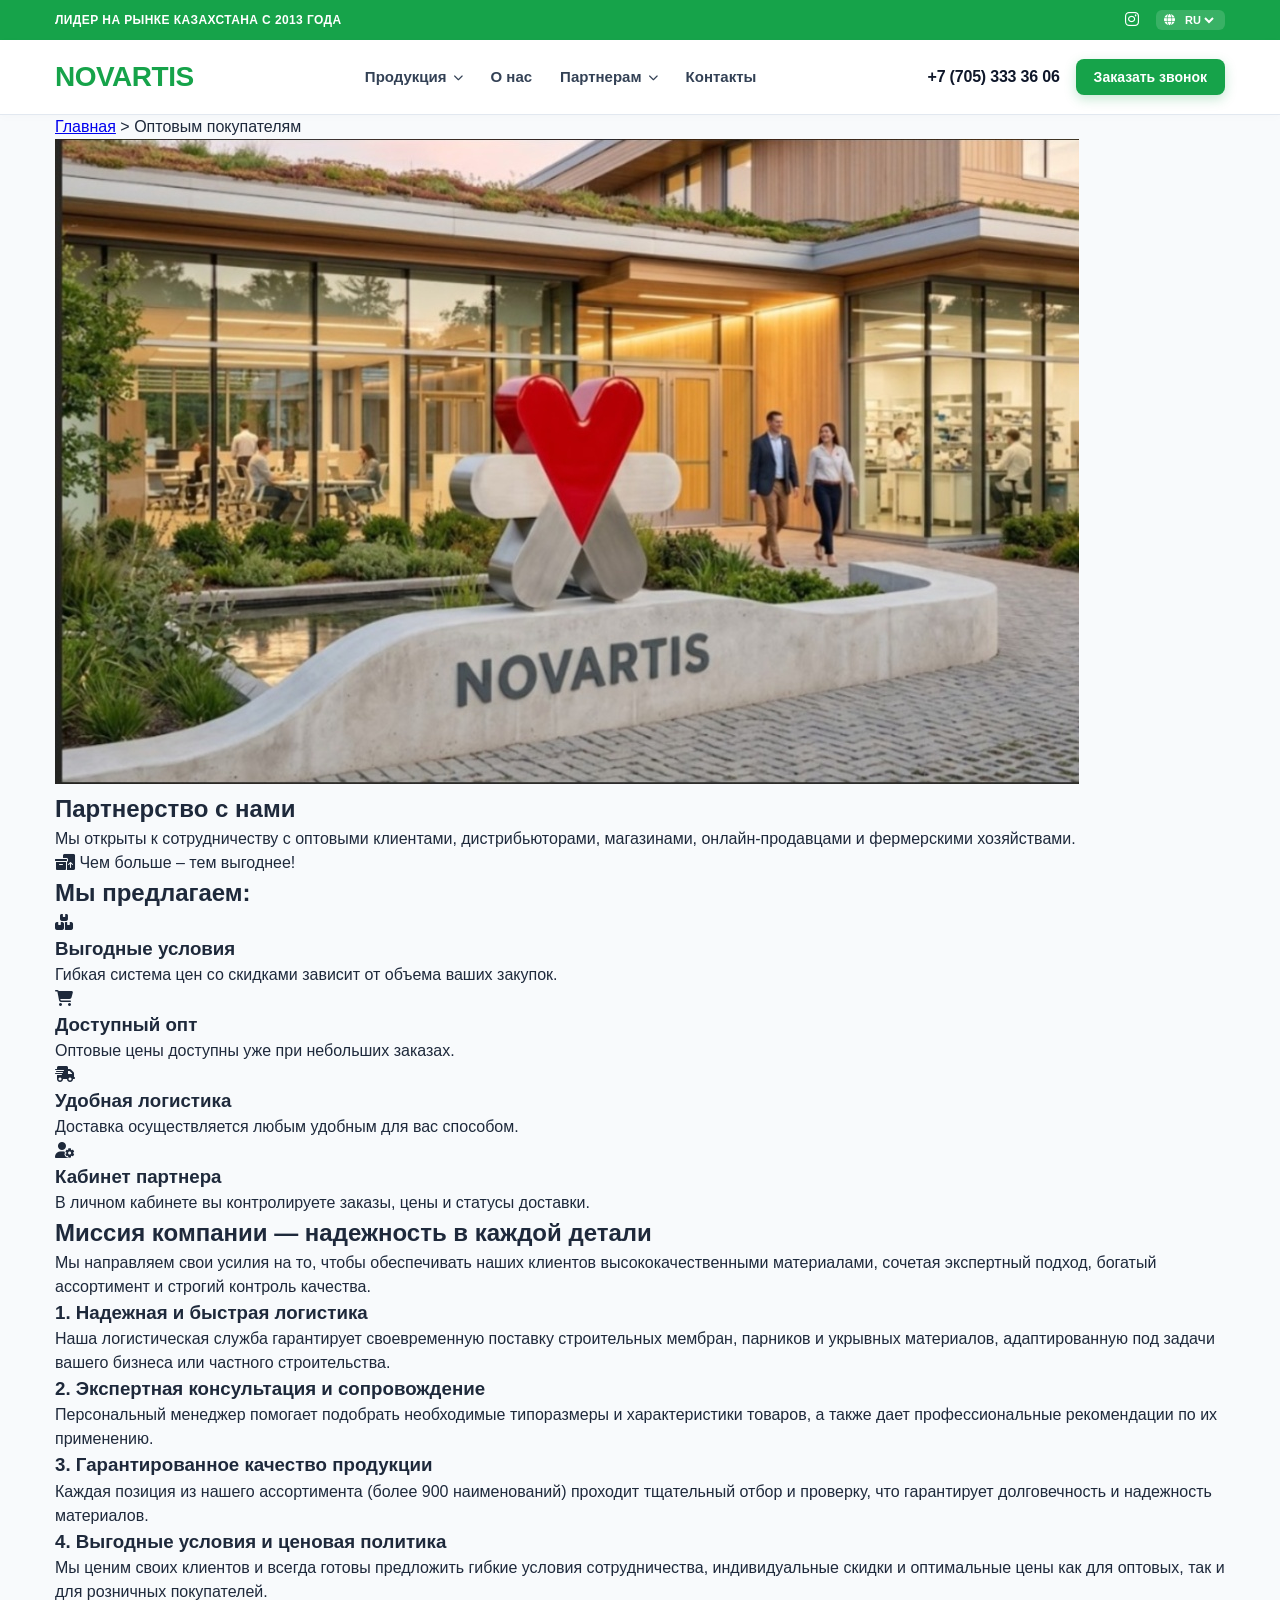
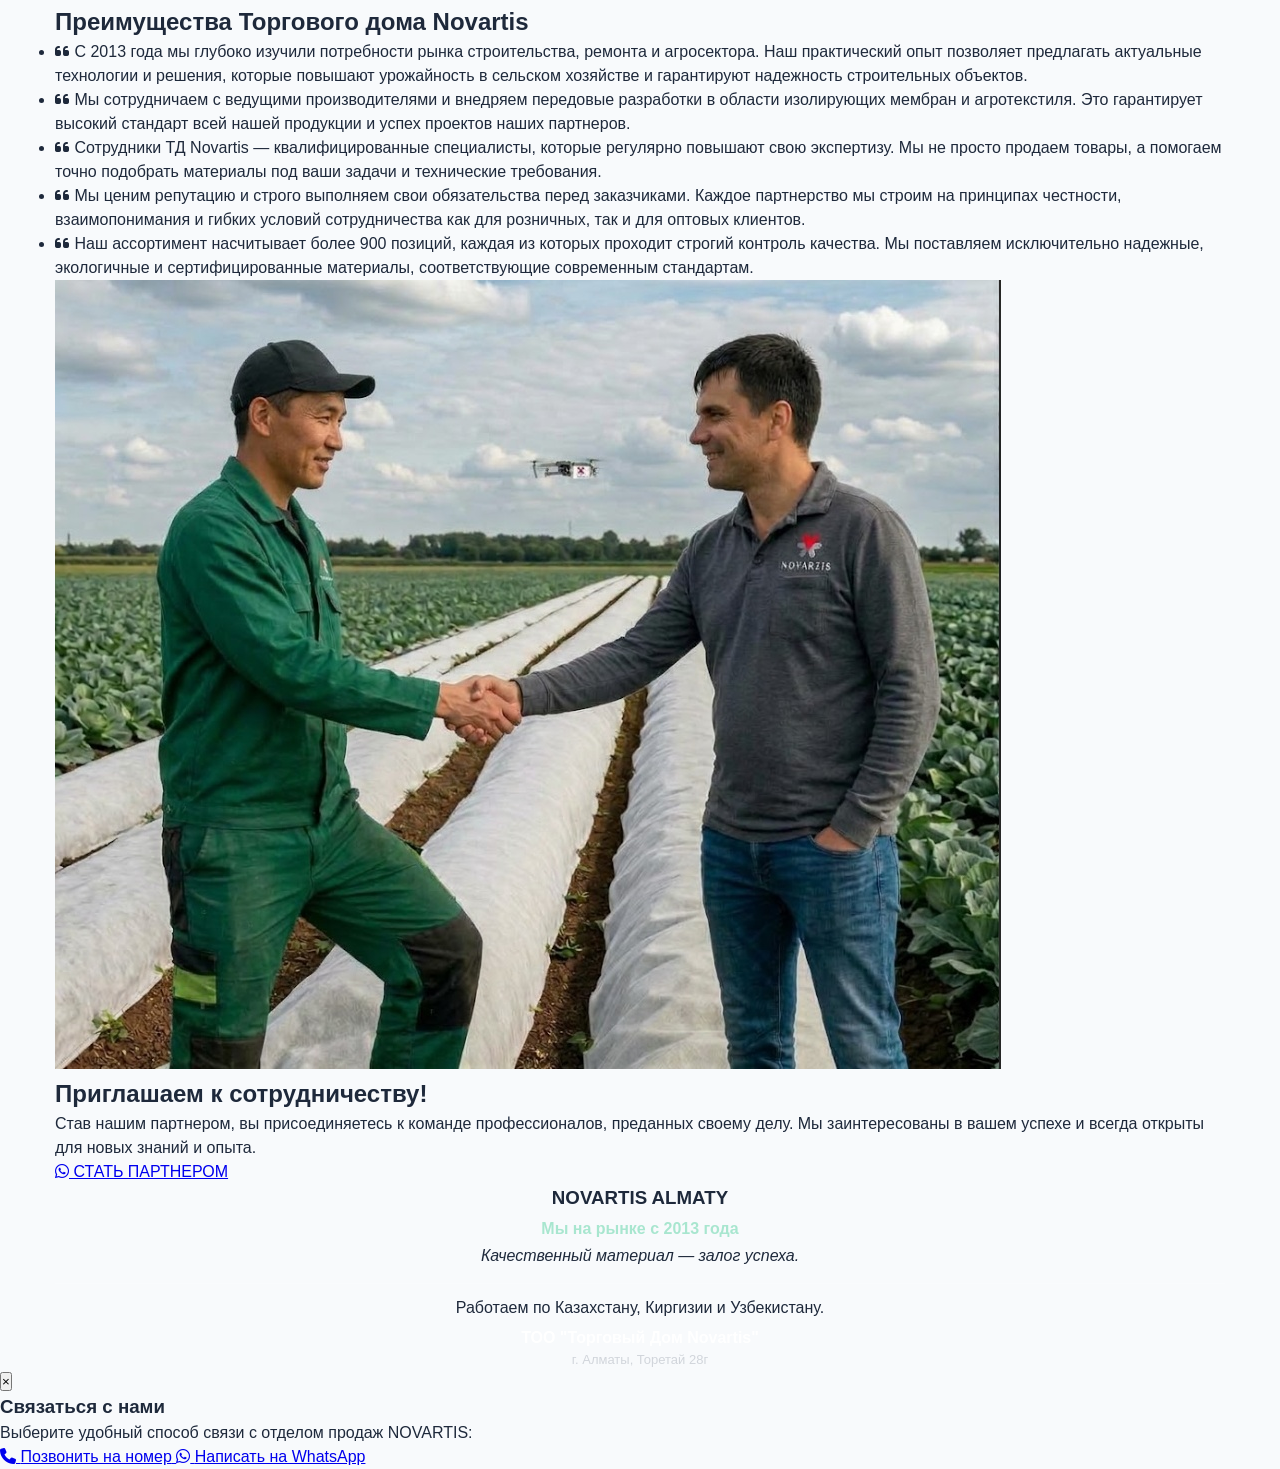
<file: wholesale.html>
<!DOCTYPE html>
<html lang="ru">
<head>
    <meta charset="UTF-8">
    <meta name="viewport" content="width=device-width, initial-scale=1.0">
    <title>Оптовым покупателям — NOVARTIS</title>
    <link rel="stylesheet" href="style.css">
    <link rel="stylesheet" href="https://cdnjs.cloudflare.com/ajax/libs/font-awesome/6.4.0/css/all.min.css">
</head>
<body>

    <!-- Верхняя полоса -->
    <div class="top-bar">
        <div class="container top-bar-container">
            <div class="top-bar-left">
                <span>ЛИДЕР НА РЫНКЕ КАЗАХСТАНА С 2013 ГОДА</span>
            </div>
            <div class="top-bar-right">
                <div class="social-icons">
                    <a href="https://instagram.com/novartis_almaty" target="_blank" class="social-icon" title="Instagram">
                        <i class="fa-brands fa-instagram"></i>
                    </a>
                </div>
                <div class="lang-select-box">
                    <i class="fa-solid fa-globe"></i>
                    <select id="langSelect">
                        <option value="ru" selected>RU</option>
                        <option value="kk">KK</option>
                        <option value="en">EN</option>
                    </select>
                </div>
            </div>
        </div>
    </div>

    <!-- Основная шапка сайта -->
    <header class="site-header">
        <div class="container header-flex">
            <a href="index.html" class="logo-link">
                <span class="logo-green">NOVARTIS</span>
            </a>

            <nav class="main-nav">
                <ul class="nav-list">
                    <li class="nav-element has-dropdown">
                        <a href="index.html#catalog" class="nav-a">
                            <span>Продукция</span>
                            <i class="fa-solid fa-chevron-down arrow-icon"></i>
                        </a>
                        <div class="mega-box">
                            <div class="mega-grid-2col">
                                <a href="index.html#catalog" class="mega-card">
                                    <i class="fa-solid fa-layer-group card-ic"></i>
                                    <span>Строительные мембраны</span>
                                </a>
                                <a href="index.html#catalog" class="mega-card">
                                    <i class="fa-solid fa-seedling card-ic"></i>
                                    <span>Агроволокно и агроткань</span>
                                </a>
                                <a href="index.html#catalog" class="mega-card">
                                    <i class="fa-solid fa-warehouse card-ic"></i>
                                    <span>Тепличная пленка</span>
                                </a>
                                <a href="index.html#catalog" class="mega-card">
                                    <i class="fa-solid fa-border-all card-ic"></i>
                                    <span>Затеняющая сетка</span>
                                </a>
                                <a href="index.html#catalog" class="mega-card">
                                    <i class="fa-solid fa-shield-cat card-ic"></i>
                                    <span>Ограждающие сетки</span>
                                </a>
                                <a href="index.html#catalog" class="mega-card">
                                    <i class="fa-solid fa-box-archive card-ic"></i>
                                    <span>Полиэтиленовая пленка</span>
                                </a>
                            </div>
                        </div>
                    </li>

                    <li class="nav-element">
                        <a href="about.html" class="nav-a">О нас</a>
                    </li>

                    <li class="nav-element has-dropdown">
                        <a href="#" class="nav-a active-link">
                            <span>Партнерам</span>
                            <i class="fa-solid fa-chevron-down arrow-icon"></i>
                        </a>
                        <div class="dropdown-box">
                            <a href="wholesale.html" class="dropdown-item">Оптовым покупателям</a>
                        </div>
                    </li>

                    <li class="nav-element">
                        <a href="contacts.html" class="nav-a">Контакты</a>
                    </li>
                </ul>
            </nav>

            <div class="phone-block">
                <a href="tel:+77053333606" class="phone-link">+7 (705) 333 36 06</a>
                <button type="button" class="callback-btn" id="openCallModal">Заказать звонок</button>
            </div>
        </div>
    </header>

    <!-- ОСНОВНОЙ КОНТЕНТ СТРАНИЦЫ -->
    <main class="wholesale-page">
        <div class="container">
            <!-- Хлебные крошки -->
            <nav class="breadcrumbs">
                <a href="index.html">Главная</a> &gt; <span>Оптовым покупателям</span>
            </nav>
        </div>

        <!-- 1. Главное изображение -->
        <section class="wholesale-hero-img-sec">
            <div class="container">
                <div class="hero-img-wrapper">
                    <img src="wholesale-hero.jpg" alt="Офис Торгового Дома Novartis" class="wholesale-main-banner">
                </div>
            </div>
        </section>

        <!-- 2. Блок "Партнерство с нами" -->
        <section class="partnership-bar-section">
            <div class="container">
                <div class="partnership-bar">
                    <div class="partnership-text">
                        <h2>Партнерство с нами</h2>
                        <p>Мы открыты к сотрудничеству с оптовыми клиентами, дистрибьюторами, магазинами, онлайн-продавцами и фермерскими хозяйствами.</p>
                    </div>
                    <div class="partnership-badge">
                        <i class="fa-solid fa-boxes-packing"></i>
                        <span>Чем больше – тем выгоднее!</span>
                    </div>
                </div>
            </div>
        </section>

        <!-- 3. Блок "Мы предлагаем:" -->
        <section class="wholesale-offers-section">
            <div class="container">
                <h2 class="section-center-title">Мы предлагаем:</h2>
                <div class="offers-grid">
                    <div class="offer-card">
                        <div class="offer-icon-circle"><i class="fa-solid fa-boxes-stacked"></i></div>
                        <h3>Выгодные условия</h3>
                        <p>Гибкая система цен со скидками зависит от объема ваших закупок.</p>
                    </div>
                    <div class="offer-card">
                        <div class="offer-icon-circle"><i class="fa-solid fa-cart-shopping"></i></div>
                        <h3>Доступный опт</h3>
                        <p>Оптовые цены доступны уже при небольших заказах.</p>
                    </div>
                    <div class="offer-card">
                        <div class="offer-icon-circle"><i class="fa-solid fa-truck-fast"></i></div>
                        <h3>Удобная логистика</h3>
                        <p>Доставка осуществляется любым удобным для вас способом.</p>
                    </div>
                    <div class="offer-card">
                        <div class="offer-icon-circle"><i class="fa-solid fa-user-gear"></i></div>
                        <h3>Кабинет партнера</h3>
                        <p>В личном кабинете вы контролируете заказы, цены и статусы доставки.</p>
                    </div>
                </div>
            </div>
        </section>

        <!-- 4. Блок "Миссия компании" -->
        <section class="mission-section">
            <div class="container">
                <h2 class="section-center-title">Миссия компании — надежность в каждой детали</h2>
                <p class="section-subtitle">Мы направляем свои усилия на то, чтобы обеспечивать наших клиентов высококачественными материалами, сочетая экспертный подход, богатый ассортимент и строгий контроль качества.</p>
                
                <div class="mission-grid">
                    <div class="mission-card">
                        <h3>1. Надежная и быстрая логистика</h3>
                        <p>Наша логистическая служба гарантирует своевременную поставку строительных мембран, парников и укрывных материалов, адаптированную под задачи вашего бизнеса или частного строительства.</p>
                    </div>
                    <div class="mission-card">
                        <h3>2. Экспертная консультация и сопровождение</h3>
                        <p>Персональный менеджер помогает подобрать необходимые типоразмеры и характеристики товаров, а также дает профессиональные рекомендации по их применению.</p>
                    </div>
                    <div class="mission-card">
                        <h3>3. Гарантированное качество продукции</h3>
                        <p>Каждая позиция из нашего ассортимента (более 900 наименований) проходит тщательный отбор и проверку, что гарантирует долговечность и надежность материалов.</p>
                    </div>
                    <div class="mission-card">
                        <h3>4. Выгодные условия и ценовая политика</h3>
                        <p>Мы ценим своих клиентов и всегда готовы предложить гибкие условия сотрудничества, индивидуальные скидки и оптимальные цены как для оптовых, так и для розничных покупателей.</p>
                    </div>
                </div>
            </div>
        </section>

        <!-- 5. Блок "Преимущества Торгового дома Novartis" -->
        <section class="advantages-section">
            <div class="container">
                <div class="advantages-grid">
                    <div class="advantages-left">
                        <h2 class="advantages-title">Преимущества Торгового дома Novartis</h2>
                        <ul class="advantages-list">
                            <li>
                                <i class="fa-solid fa-quote-left adv-quote"></i>
                                <span>С 2013 года мы глубоко изучили потребности рынка строительства, ремонта и агросектора. Наш практический опыт позволяет предлагать актуальные технологии и решения, которые повышают урожайность в сельском хозяйстве и гарантируют надежность строительных объектов.</span>
                            </li>
                            <li>
                                <i class="fa-solid fa-quote-left adv-quote"></i>
                                <span>Мы сотрудничаем с ведущими производителями и внедряем передовые разработки в области изолирующих мембран и агротекстиля. Это гарантирует высокий стандарт всей нашей продукции и успех проектов наших партнеров.</span>
                            </li>
                            <li>
                                <i class="fa-solid fa-quote-left adv-quote"></i>
                                <span>Сотрудники ТД Novartis — квалифицированные специалисты, которые регулярно повышают свою экспертизу. Мы не просто продаем товары, а помогаем точно подобрать материалы под ваши задачи и технические требования.</span>
                            </li>
                            <li>
                                <i class="fa-solid fa-quote-left adv-quote"></i>
                                <span>Мы ценим репутацию и строго выполняем свои обязательства перед заказчиками. Каждое партнерство мы строим на принципах честности, взаимопонимания и гибких условий сотрудничества как для розничных, так и для оптовых клиентов.</span>
                            </li>
                            <li>
                                <i class="fa-solid fa-quote-left adv-quote"></i>
                                <span>Наш ассортимент насчитывает более 900 позиций, каждая из которых проходит строгий контроль качества. Мы поставляем исключительно надежные, экологичные и сертифицированные материалы, соответствующие современным стандартам.</span>
                            </li>
                        </ul>
                    </div>
                    <div class="advantages-right">
                        <img src="wholesale-partners.jpg" alt="Партнерство Novartis" class="advantages-img">
                    </div>
                </div>
            </div>
        </section>

        <!-- 6. Приглашение к сотрудничеству (с кнопкой перехода в WhatsApp) -->
        <section class="invite-section">
            <div class="container">
                <div class="invite-box">
                    <h2>Приглашаем к сотрудничеству!</h2>
                    <p>Став нашим партнером, вы присоединяетесь к команде профессионалов, преданных своему делу. Мы заинтересованы в вашем успехе и всегда открыты для новых знаний и опыта.</p>
                    <a href="https://wa.me/77053333606" target="_blank" class="partner-cta-btn">
                        <i class="fa-brands fa-whatsapp"></i> СТАТЬ ПАРТНЕРОМ
                    </a>
                </div>
            </div>
        </section>
    </main>

    <!-- Подвал сайта -->
    <footer class="footer">
        <div class="container footer-content" style="display: flex; flex-direction: column; gap: 15px; text-align: center;">
            <div class="footer-info">
                <h3 style="margin-bottom: 5px;">NOVARTIS ALMATY</h3>
                <p style="color: #a8e6cf; font-weight: 600;">Мы на рынке с 2013 года</p>
                <p style="font-style: italic; margin-top: 3px;">Качественный материал — залог успеха.</p>
            </div>
            <div class="footer-location" style="border-top: 1px solid rgba(255,255,255,0.15); padding-top: 12px;">
                <p>Работаем по Казахстану, Киргизии и Узбекистану.</p>
                <p style="margin-top: 6px; font-weight: 600; color: #ffffff;">ТОО "Торговый Дом Novartis"</p>
                <p style="color: #d1d5db; font-size: 13px;">г. Алматы, Торетай 28г</p>
            </div>
        </div>
    </footer>

    <!-- Модальное окно -->
    <div class="modal-backdrop" id="callModal">
        <div class="modal-card">
            <button type="button" class="modal-close" id="closeCallModal">&times;</button>
            <h3>Связаться с нами</h3>
            <p>Выберите удобный способ связи с отделом продаж NOVARTIS:</p>
            <div class="modal-actions">
                <a href="tel:+77053333606" class="modal-btn btn-phone">
                    <i class="fa-solid fa-phone"></i> <span>Позвонить на номер</span>
                </a>
                <a href="https://wa.me/77053333606" target="_blank" class="modal-btn btn-wa">
                    <i class="fa-brands fa-whatsapp"></i> <span>Написать на WhatsApp</span>
                </a>
            </div>
        </div>
    </div>

    <script>
        const callModal = document.getElementById('callModal');
        const openCallModalBtn = document.getElementById('openCallModal');
        const closeCallModalBtn = document.getElementById('closeCallModal');

        if (openCallModalBtn) openCallModalBtn.addEventListener('click', () => callModal.classList.add('active'));
        if (closeCallModalBtn) closeCallModalBtn.addEventListener('click', () => callModal.classList.remove('active'));
        if (callModal) {
            callModal.addEventListener('click', (e) => {
                if (e.target === callModal) callModal.classList.remove('active');
            });
        }
    </script>
</body>
</html>
</file>
<file: style.css>
* {
    box-sizing: border-box;
    margin: 0;
    padding: 0;
}

html, body {
    max-width: 100%;
    overflow-x: hidden;
    scroll-behavior: smooth;
}

body {
    font-family: -apple-system, BlinkMacSystemFont, "Segoe UI", Roboto, Helvetica, Arial, sans-serif;
    background-color: #f8fafc;
    color: #1e293b;
    line-height: 1.5;
    -webkit-font-smoothing: antialiased;
}

.container {
    max-width: 1200px;
    margin: 0 auto;
    padding: 0 15px;
    width: 100%;
}

/* Верхняя полоса */
.top-bar {
    background-color: #16a34a;
    color: #ffffff;
    font-size: 12px;
    font-weight: 700;
    padding: 8px 0;
    letter-spacing: 0.4px;
}

.top-bar-container {
    display: flex;
    justify-content: space-between;
    align-items: center;
    gap: 10px;
}

.top-bar-right {
    display: flex;
    align-items: center;
    gap: 16px;
}

.social-icons {
    display: flex;
    align-items: center;
    gap: 12px;
}

.social-icon {
    color: #ffffff;
    font-size: 16px;
    text-decoration: none;
    transition: opacity 0.2s;
}

.social-icon:hover {
    opacity: 0.8;
}

.lang-select-box {
    display: flex;
    align-items: center;
    gap: 6px;
    background: rgba(255, 255, 255, 0.15);
    padding: 3px 8px;
    border-radius: 6px;
}

.lang-select-box i {
    font-size: 11px;
}

.lang-select-box select {
    background: transparent;
    border: none;
    color: #ffffff;
    font-weight: 700;
    font-size: 11px;
    cursor: pointer;
    outline: none;
}

.lang-select-box select option {
    background: #0f172a;
    color: #ffffff;
}

/* Шапка сайта */
.site-header {
    background-color: #ffffff;
    border-bottom: 1px solid #e2e8f0;
    padding: 16px 0;
    position: relative;
    z-index: 1000;
    box-shadow: 0 2px 10px rgba(0,0,0,0.02);
}

.header-flex {
    display: flex;
    justify-content: space-between;
    align-items: center;
    gap: 20px;
}

.logo-link {
    text-decoration: none;
    display: flex;
    align-items: center;
    flex-shrink: 0;
}

.logo-green {
    font-size: 28px;
    font-weight: 900;
    color: #16a34a;
    letter-spacing: -0.5px;
}

.main-nav {
    display: flex;
    align-items: center;
}

.nav-list {
    display: flex;
    list-style: none;
    gap: 28px;
    align-items: center;
    margin: 0;
    padding: 0;
}

.nav-element {
    position: relative;
}

.nav-a {
    text-decoration: none;
    color: #334155;
    font-weight: 600;
    font-size: 15px;
    display: flex;
    align-items: center;
    gap: 6px;
    cursor: pointer;
    padding: 5px 0;
    transition: color 0.2s;
}

.nav-a:hover {
    color: #16a34a;
}

.arrow-icon {
    font-size: 10px;
    transition: transform 0.2s ease;
}

.has-dropdown:hover .arrow-icon {
    transform: rotate(180deg);
}

/* Выпадающие меню (ПК) */
.mega-box {
    display: none;
    position: absolute;
    top: calc(100% + 14px);
    left: -20px;
    width: 520px;
    background: #ffffff;
    box-shadow: 0 15px 35px rgba(0,0,0,0.12);
    border-radius: 14px;
    padding: 20px;
    z-index: 1100;
    border: 1px solid #e5e7eb;
    animation: fadeInMenu 0.2s ease forwards;
}

@keyframes fadeInMenu {
    from { opacity: 0; transform: translateY(8px); }
    to { opacity: 1; transform: translateY(0); }
}

.mega-grid-2col {
    display: grid;
    grid-template-columns: 1fr 1fr;
    gap: 12px;
}

.mega-card {
    display: flex;
    align-items: center;
    gap: 12px;
    padding: 12px 14px;
    border-radius: 10px;
    text-decoration: none;
    color: #334155;
    font-size: 13px;
    font-weight: 600;
    background: #f8fafc;
    border: 1px solid #f1f5f9;
    transition: all 0.2s ease;
}

.mega-card:hover {
    background: #f0fdf4;
    color: #16a34a;
    border-color: #dcfce7;
    transform: translateY(-1px);
}

.card-ic {
    font-size: 18px;
    color: #16a34a;
    flex-shrink: 0;
}

.dropdown-box {
    display: none;
    position: absolute;
    top: calc(100% + 14px);
    left: 0;
    width: 220px;
    background: #ffffff;
    box-shadow: 0 10px 30px rgba(0,0,0,0.1);
    border-radius: 10px;
    padding: 10px;
    z-index: 1100;
    border: 1px solid #e5e7eb;
    animation: fadeInMenu 0.2s ease forwards;
}

.dropdown-item {
    display: block;
    padding: 10px 12px;
    text-decoration: none;
    color: #334155;
    font-size: 14px;
    font-weight: 600;
    border-radius: 6px;
    transition: background 0.2s, color 0.2s;
}

.dropdown-item:hover {
    background: #f0fdf4;
    color: #16a34a;
}

@media (hover: hover) {
    .has-dropdown:hover .mega-box,
    .has-dropdown:hover .dropdown-box {
        display: block;
    }
}

.phone-block {
    display: flex;
    align-items: center;
    gap: 16px;
    flex-shrink: 0;
}

.phone-link {
    font-weight: 800;
    color: #0f172a;
    text-decoration: none;
    font-size: 16px;
    letter-spacing: -0.2px;
    white-space: nowrap;
    transition: color 0.2s;
}

.phone-link:hover {
    color: #16a34a;
}

.callback-btn {
    background: #16a34a;
    color: #ffffff;
    border: none;
    padding: 10px 18px;
    border-radius: 8px;
    font-weight: 700;
    font-size: 14px;
    cursor: pointer;
    white-space: nowrap;
    box-shadow: 0 4px 12px rgba(22, 163, 74, 0.25);
    transition: all 0.2s ease;
}

.callback-btn:hover {
    background: #15803d;
    box-shadow: 0 6px 15px rgba(22, 163, 74, 0.35);
    transform: translateY(-1px);
}

/* Контент категорий */
.page-container {
    max-width: 1200px;
    margin: 30px auto;
    padding: 0 15px;
}

.agro-top-grid {
    display: grid;
    grid-template-columns: 450px 1fr;
    gap: 30px;
    margin-bottom: 40px;
}

.gallery-box {
    background: #fff;
    border: 1px solid #e5e7eb;
    border-radius: 14px;
    padding: 18px;
    box-shadow: 0 4px 20px rgba(0,0,0,0.04);
    min-width: 0;
}

.main-media-view {
    width: 100%;
    height: 340px;
    border-radius: 10px;
    overflow: hidden;
    position: relative;
    background: #000;
}

.main-media-view img,
.main-media-view video {
    width: 100%;
    height: 100%;
    object-fit: cover;
}

.media-thumbs {
    display: flex;
    gap: 10px;
    margin-top: 15px;
    overflow-x: auto;
    padding-bottom: 5px;
    -webkit-overflow-scrolling: touch;
}

.thumb-item {
    width: 70px;
    height: 70px;
    border-radius: 8px;
    overflow: hidden;
    cursor: pointer;
    border: 2px solid transparent;
    position: relative;
    flex-shrink: 0;
    background: #000;
    transition: border-color 0.2s;
}

.thumb-item.active {
    border-color: #16a34a;
}

.thumb-item img,
.thumb-item video {
    width: 100%;
    height: 100%;
    object-fit: cover;
}

.thumb-play-ic {
    position: absolute;
    top: 50%;
    left: 50%;
    transform: translate(-50%, -50%);
    color: #fff;
    background: rgba(22, 163, 74, 0.85);
    width: 28px;
    height: 28px;
    border-radius: 50%;
    display: flex;
    align-items: center;
    justify-content: center;
    font-size: 11px;
    z-index: 2;
}

.crops-section {
    margin-top: 25px;
    padding-top: 20px;
    border-top: 1px solid #f3f4f6;
}

.crops-section h4 {
    font-size: 14px;
    color: #374151;
    margin-bottom: 12px;
    font-weight: 700;
}

.crops-grid {
    display: grid;
    grid-template-columns: repeat(4, 1fr);
    gap: 10px;
}

.crop-badge {
    background: #f9fafb;
    border: 1px solid #e5e7eb;
    border-radius: 8px;
    padding: 10px 4px;
    text-align: center;
    font-size: 11px;
    color: #4b5563;
    font-weight: 600;
    transition: background 0.2s;
}

.crop-badge:hover {
    background: #f0fdf4;
    color: #16a34a;
    border-color: #bbf7d0;
}

.crop-badge i {
    display: block;
    font-size: 16px;
    color: #16a34a;
    margin-bottom: 5px;
}

.products-box {
    background: #fff;
    border: 1px solid #e5e7eb;
    border-radius: 14px;
    padding: 25px;
    box-shadow: 0 4px 20px rgba(0,0,0,0.04);
    min-width: 0;
}

.category-title-bar {
    margin-bottom: 15px;
}

.category-title-bar span {
    color: #16a34a;
    font-size: 12px;
    font-weight: 800;
    text-transform: uppercase;
    letter-spacing: 0.5px;
}

.category-title-bar h1 {
    font-size: 26px;
    color: #111827;
    font-weight: 900;
    margin-top: 4px;
    line-height: 1.25;
}

.density-grid {
    display: grid;
    grid-template-columns: repeat(auto-fill, minmax(150px, 1fr));
    gap: 15px;
    margin-top: 20px;
}

.density-card {
    background: #ffffff;
    border: 1px solid #e5e7eb;
    border-radius: 10px;
    padding: 16px 12px;
    text-align: center;
    transition: all 0.2s ease;
}

.density-card:hover {
    border-color: #16a34a;
    box-shadow: 0 6px 16px rgba(22, 163, 74, 0.12);
    transform: translateY(-2px);
}

.density-number {
    display: inline-block;
    border: 2px solid #16a34a;
    color: #16a34a;
    font-weight: 900;
    font-size: 18px;
    padding: 2px 10px;
    border-radius: 6px;
    margin-bottom: 8px;
}

.density-card.black .density-number {
    border-color: #111827;
    color: #111827;
}

.density-card p {
    font-size: 12px;
    color: #4b5563;
    font-weight: 600;
    line-height: 1.35;
    margin: 0;
}

.agro-description-section {
    background: #ffffff;
    border: 1px solid #e5e7eb;
    border-radius: 14px;
    padding: 40px;
    margin-top: 35px;
    line-height: 1.75;
    color: #374151;
    box-shadow: 0 4px 20px rgba(0,0,0,0.04);
}

.agro-description-section h2 {
    font-size: 22px;
    color: #111827;
    margin: 32px 0 14px 0;
    font-weight: 800;
    letter-spacing: -0.3px;
    line-height: 1.3;
}

.agro-description-section h2:first-of-type {
    margin-top: 0;
}

.agro-description-section p {
    margin-bottom: 14px;
}

.agro-description-section ul,
.agro-description-section ol {
    padding-left: 20px;
    margin-bottom: 20px;
}

.agro-description-section li {
    margin-bottom: 9px;
}

.agro-quote-box {
    background: #f0fdf4;
    border-left: 4px solid #16a34a;
    padding: 16px 20px;
    margin: 24px 0;
    border-radius: 0 10px 10px 0;
    font-weight: 600;
    color: #15803d;
}

/* Отзывы */
.review-card {
    background: #ffffff;
    border: 1px solid #e5e7eb;
    border-radius: 14px;
    padding: 20px;
    box-shadow: 0 4px 15px rgba(0,0,0,0.03);
    transition: transform 0.2s, box-shadow 0.2s;
}

.review-card:hover {
    transform: translateY(-2px);
    box-shadow: 0 6px 20px rgba(0,0,0,0.06);
    border-color: #d1d5db;
}

.review-header {
    display: flex;
    align-items: center;
    gap: 14px;
    margin-bottom: 12px;
}

.review-avatar {
    width: 46px;
    height: 46px;
    background-color: #0f172a;
    color: #ffffff;
    border-radius: 50%;
    display: flex;
    align-items: center;
    justify-content: center;
    font-size: 18px;
    font-weight: 800;
    flex-shrink: 0;
}

.review-meta {
    display: flex;
    flex-direction: column;
    gap: 3px;
}

.review-author {
    font-weight: 800;
    font-size: 15px;
    color: #111827;
}

.review-stars {
    color: #f59e0b;
    font-size: 12px;
    display: flex;
    gap: 2px;
}

.review-text {
    font-size: 14px;
    color: #4b5563;
    line-height: 1.55;
    margin: 0;
}

/* Планшеты */
@media (max-width: 1024px) {
    .container,
    .hero-slider-section,
    .features-bar-section,
    .page-container {
        max-width: 100%;
        padding-left: 15px;
        padding-right: 15px;
    }

    .agro-top-grid {
        grid-template-columns: 1fr !important;
        gap: 20px;
    }

    .main-media-view {
        height: 320px;
    }
}

/* Смартфоны и телефоны */
@media (max-width: 768px) {
    .top-bar {
        padding: 6px 0;
    }

    .top-bar-container {
        flex-direction: column;
        gap: 6px;
        text-align: center;
    }

    .top-bar-left span {
        font-size: 10px;
        letter-spacing: 0.2px;
        display: block;
    }

    .top-bar-right {
        gap: 12px;
    }

    .site-header {
        padding: 12px 0;
        position: relative;
        z-index: 1000;
    }

    .header-flex {
        flex-wrap: wrap;
        gap: 10px;
        justify-content: space-between;
        align-items: center;
    }

    .logo-green {
        font-size: 24px;
    }

    .phone-block {
        width: auto;
        display: flex;
        align-items: center;
        gap: 8px;
        padding-top: 0;
        border-top: none;
    }

    .phone-link {
        font-size: 13px;
        font-weight: 700;
    }

    .callback-btn {
        padding: 8px 11px;
        font-size: 12px;
        border-radius: 7px;
    }

    .main-nav {
        width: 100%;
        order: 3;
        overflow: visible !important;
        padding-top: 8px;
        border-top: 1px solid #f1f5f9;
    }

    .nav-list {
        display: flex;
        flex-wrap: wrap;
        gap: 8px 14px;
        white-space: normal;
        width: 100%;
        align-items: center;
    }

    .nav-a {
        font-size: 14px;
        padding: 4px 2px;
    }

    .has-dropdown {
        position: static !important;
    }

    .mega-box,
    .dropdown-box {
        display: none;
        position: fixed !important;
        top: 132px !important;
        left: 12px !important;
        right: 12px !important;
        width: auto !important;
        max-width: calc(100vw - 24px) !important;
        max-height: calc(100vh - 150px) !important;
        overflow-y: auto !important;
        -webkit-overflow-scrolling: touch;
        z-index: 99999 !important;
        background: #ffffff !important;
        border: 1px solid #cbd5e1 !important;
        border-radius: 14px !important;
        padding: 14px !important;
        box-shadow: 0 20px 45px rgba(15, 23, 42, 0.28) !important;
        white-space: normal !important;
    }

    .mega-box.mobile-open,
    .dropdown-box.mobile-open {
        display: block !important;
    }

    .mega-grid-2col {
        grid-template-columns: 1fr !important;
        gap: 8px !important;
    }

    .mega-card {
        padding: 12px 14px !important;
        font-size: 14px !important;
    }

    .dropdown-item {
        padding: 12px 14px !important;
        font-size: 14px !important;
    }

    .hero-top-flex {
        flex-direction: column !important;
        align-items: flex-start !important;
        gap: 12px !important;
    }

    .hero-titles h1 {
        font-size: 22px !important;
        line-height: 1.25 !important;
    }

    .hero-titles p {
        font-size: 13px !important;
    }

    .hero-quality-badge {
        padding: 7px 14px !important;
        font-size: 13px !important;
    }

    .hero-slider-section {
        margin: 12px auto 24px auto !important;
    }

    .slider-container,
    .slide {
        height: 270px !important;
        min-height: 270px !important;
        border-radius: 12px !important;
    }

    .slide-overlay {
        padding: 18px 16px !important;
        background: linear-gradient(90deg, rgba(11, 25, 44, 0.92) 0%, rgba(11, 25, 44, 0.45) 100%) !important;
    }

    .slide-brand {
        font-size: 11px !important;
        margin-bottom: 6px !important;
    }

    .slide-content h2 {
        font-size: 18px !important;
        margin-bottom: 10px !important;
        line-height: 1.25 !important;
    }

    .slide-features-list {
        gap: 6px !important;
    }

    .slide-features-list li {
        font-size: 12px !important;
    }

    .slider-btn {
        width: 34px !important;
        height: 34px !important;
        font-size: 14px !important;
    }

    .prev-btn {
        left: 10px !important;
    }

    .next-btn {
        right: 10px !important;
    }

    .slider-dots {
        bottom: 10px !important;
    }

    .features-bar-section {
        margin: 18px auto !important;
    }

    .home-reviews-section {
        margin: 30px auto !important;
    }

    .home-reviews-section h2,
    .page-container h1 {
        font-size: 22px !important;
    }

    .reviews-grid {
        grid-template-columns: 1fr !important;
        gap: 14px !important;
    }

    .review-card {
        padding: 16px !important;
    }

    .page-container {
        margin: 18px auto !important;
    }

    .gallery-box,
    .products-box {
        padding: 14px !important;
        border-radius: 12px !important;
    }

    .category-title-bar h1 {
        font-size: 21px !important;
    }

    .main-media-view {
        height: 210px !important;
    }

    .thumb-item {
        width: 56px !important;
        height: 56px !important;
    }

    .crops-grid {
        grid-template-columns: repeat(2, 1fr) !important;
        gap: 8px !important;
    }

    .density-grid {
        grid-template-columns: repeat(2, 1fr) !important;
        gap: 10px !important;
    }

    .density-card {
        padding: 12px 8px !important;
    }

    .density-number {
        font-size: 15px !important;
        padding: 2px 7px !important;
    }

    .agro-description-section {
        padding: 18px 15px !important;
        margin-top: 20px !important;
        font-size: 14px !important;
        line-height: 1.65 !important;
    }

    .agro-description-section h2 {
        font-size: 18px !important;
        margin: 24px 0 10px 0 !important;
    }

    .agro-quote-box {
        padding: 12px 14px !important;
        font-size: 13px !important;
    }
}

/* Очень узкие экраны (до 400px) */
@media (max-width: 400px) {
    .phone-link {
        display: none;
    }

    .slider-container,
    .slide {
        height: 245px !important;
        min-height: 245px !important;
    }

    .slide-content h2 {
        font-size: 16px !important;
    }
}
</file>
